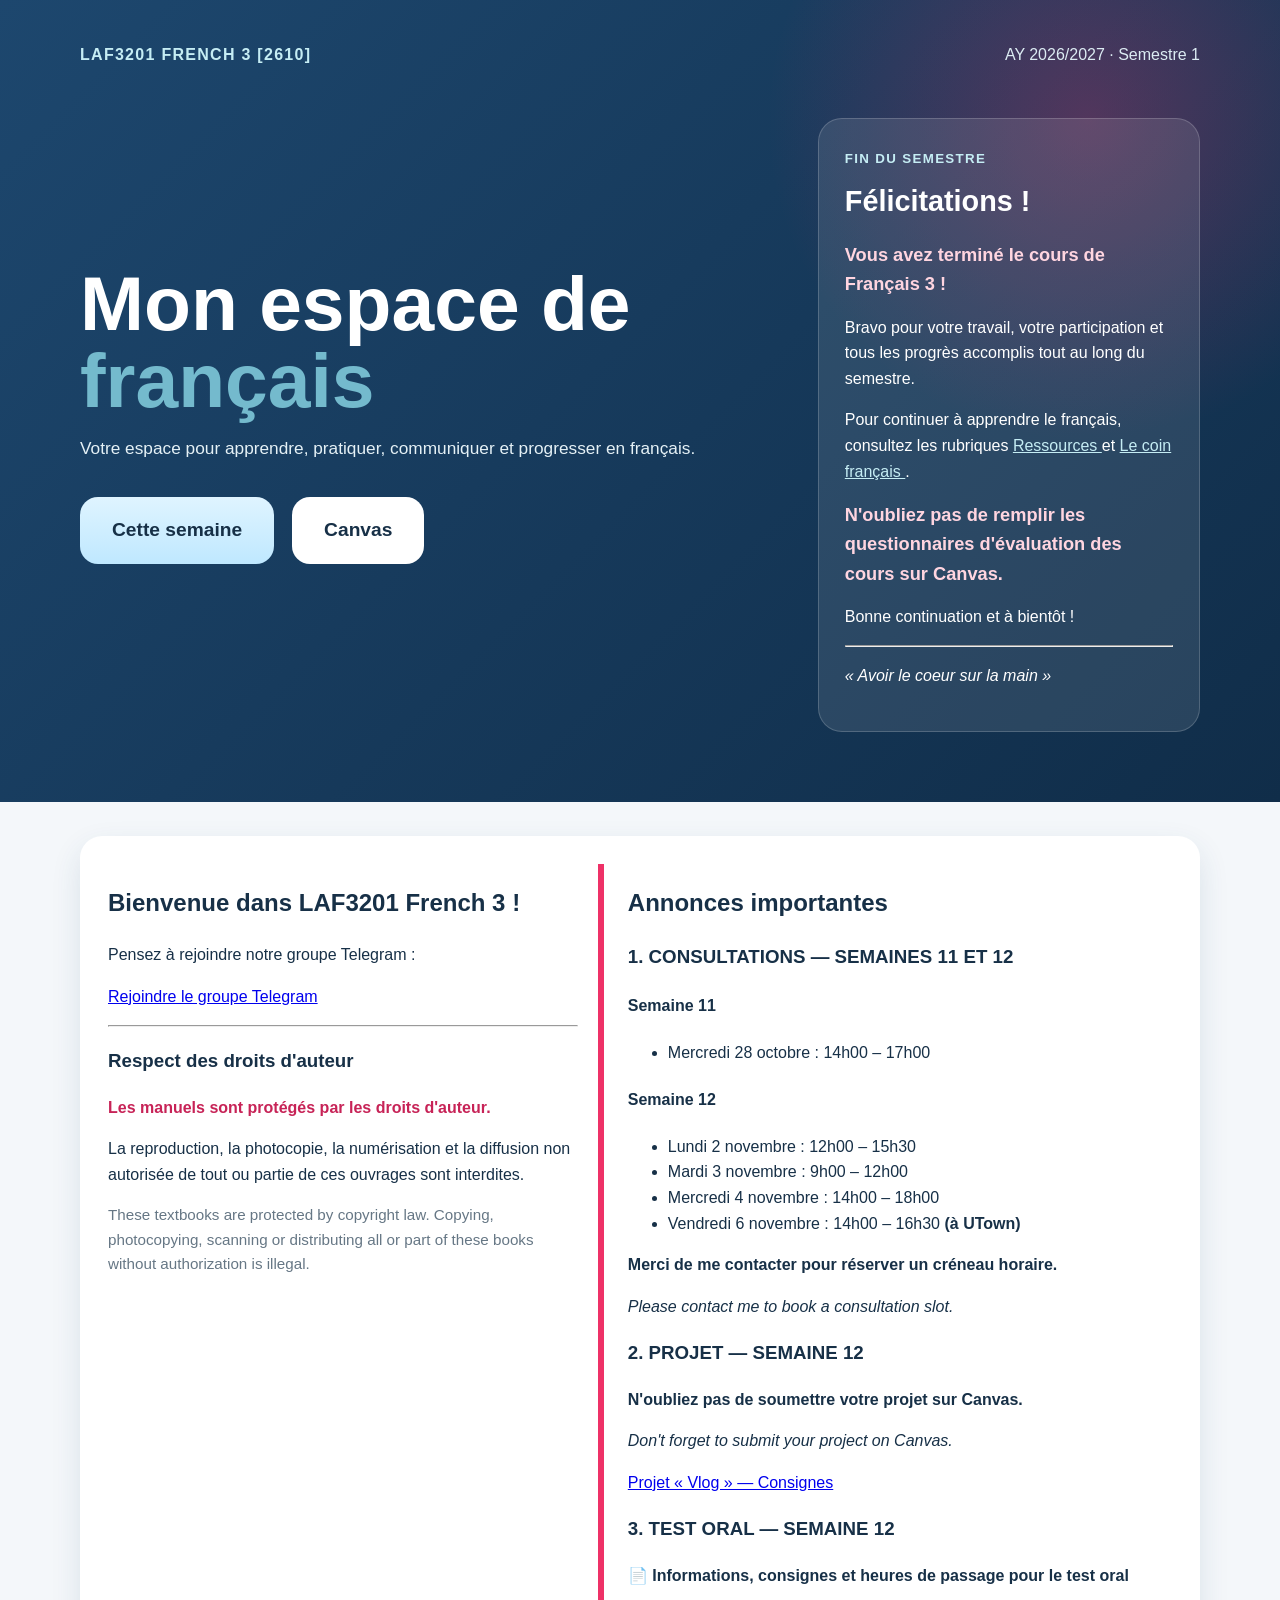
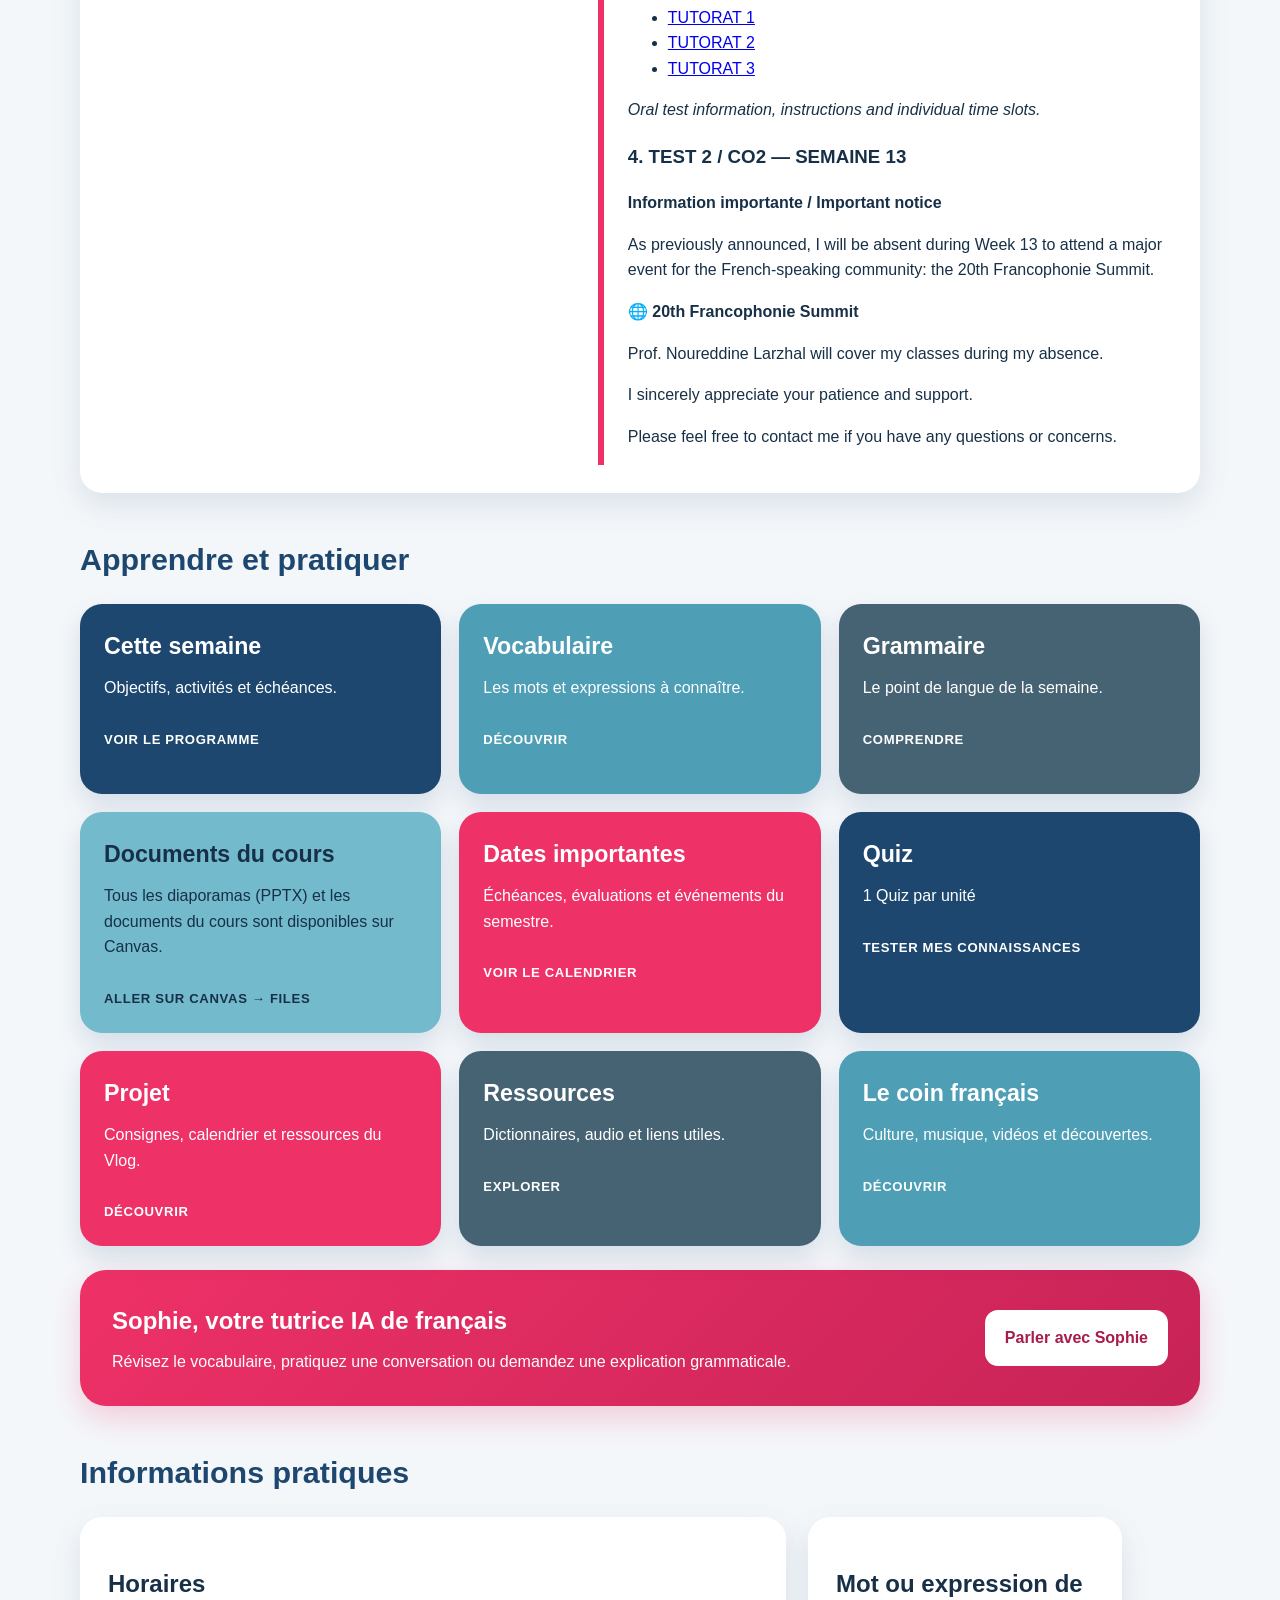
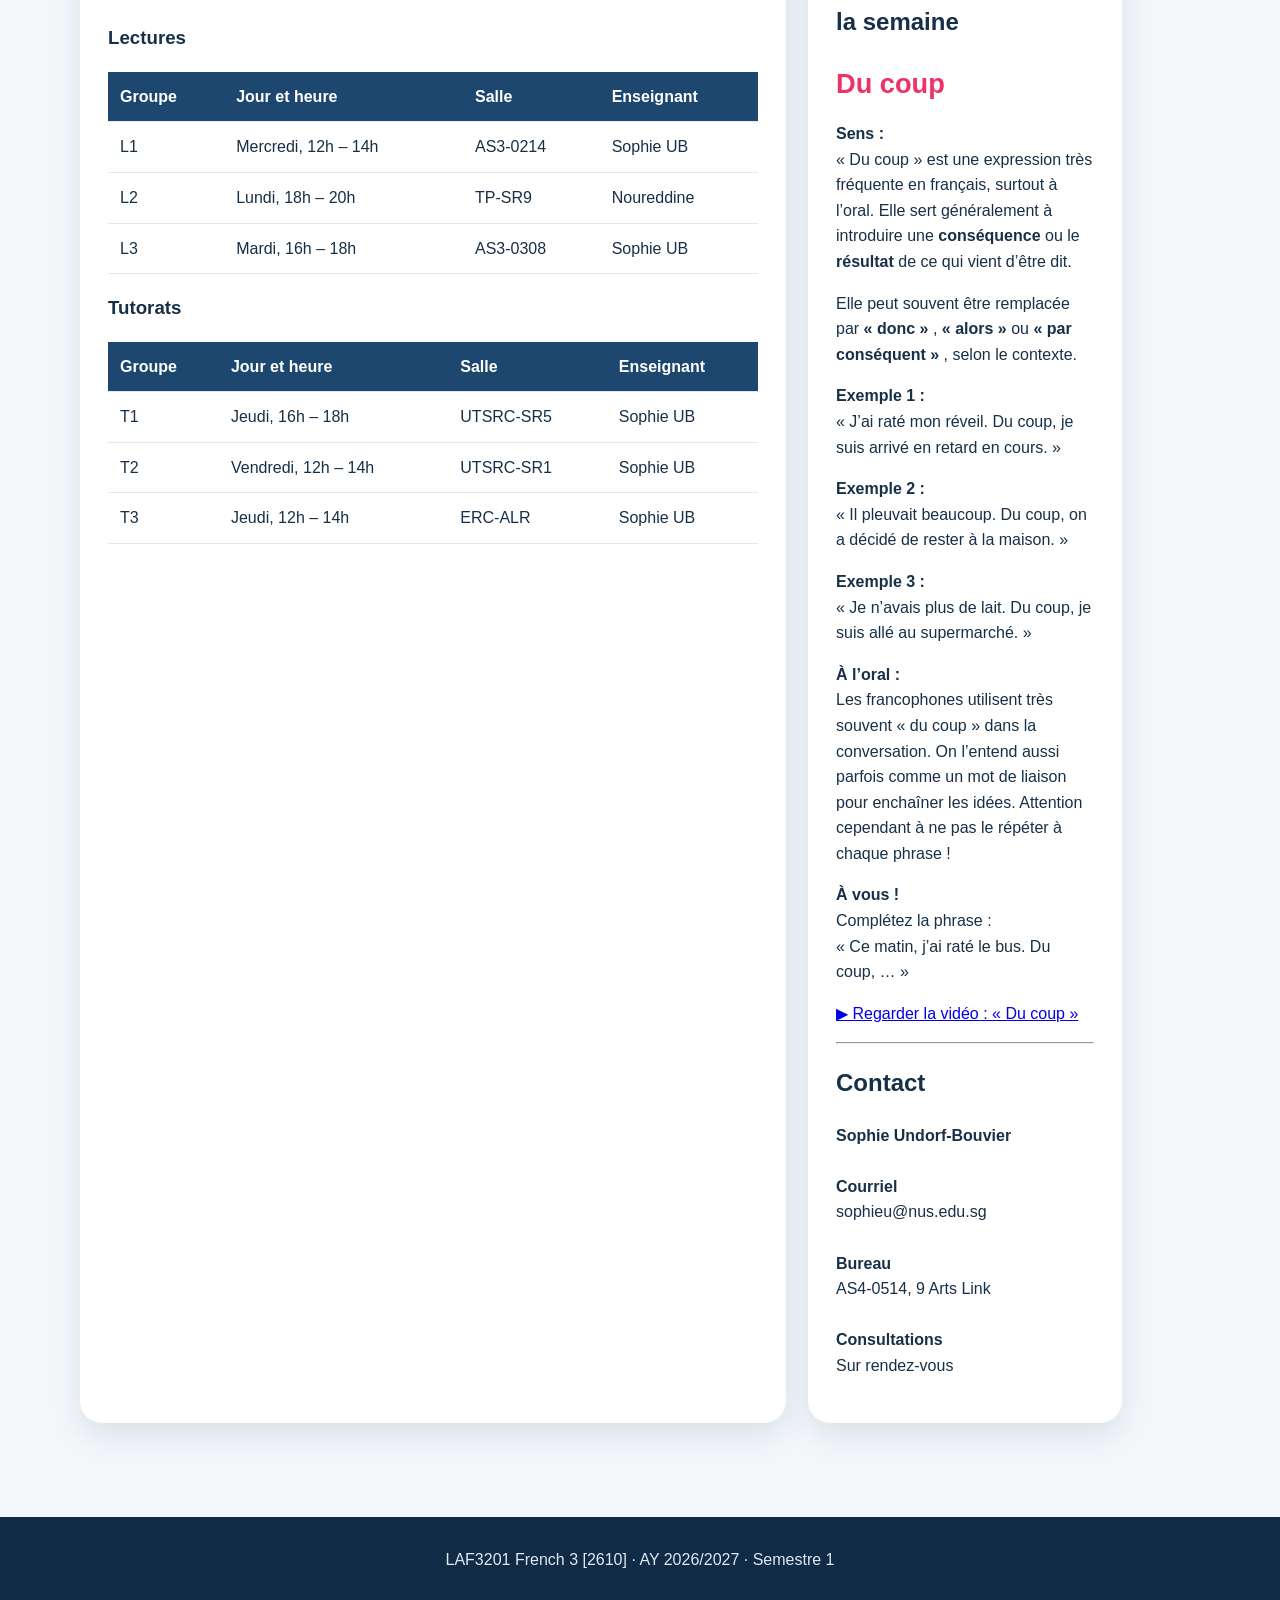
<file: index.html>
<!DOCTYPE html>
<html lang="fr">

<head>

  <meta charset="UTF-8">

  <meta
    name="viewport"
    content="width=device-width, initial-scale=1.0"
  >

  <title>Mon espace de français</title>


  <style>

    :root {
      --bleu-fonce: #1D476E;
      --bleu-clair: #74BACD;
      --rose: #EE3167;
      --fond: #F4F7FA;
      --blanc: #FFFFFF;
      --texte: #173047;
      --gris: #667785;
    }


    * {
      box-sizing: border-box;
    }


    body {
      margin: 0;
      font-family: Arial, Helvetica, sans-serif;
      color: var(--texte);
      background: var(--fond);
      line-height: 1.6;
    }


    header {
      padding: 42px 24px 70px;
      color: var(--blanc);

      background:
        radial-gradient(
          circle at 85% 15%,
          rgba(238, 49, 103, 0.28),
          transparent 25%
        ),
        linear-gradient(
          135deg,
          var(--bleu-fonce),
          #102D49
        );
    }


    .conteneur {
      width: min(1120px, calc(100% - 40px));
      margin: auto;
    }


    .meta {
      display: flex;
      justify-content: space-between;
      gap: 20px;
      flex-wrap: wrap;
      margin-bottom: 50px;
      color: #DCECF3;
    }


    .code-cours {
      font-weight: bold;
      letter-spacing: 0.08em;
      text-transform: uppercase;
      color: #C5EDF4;
    }


    .entete {
      display: grid;
      grid-template-columns: 1.3fr 0.7fr;
      gap: 28px;
      align-items: center;
    }


    h1 {
      margin: 0 0 16px;
      font-size: clamp(2.7rem, 6vw, 5rem);
      line-height: 1;
    }


    h1 span {
      color: var(--bleu-clair);
    }


    .introduction {
      max-width: 720px;
      margin: 0;
      color: #E5F1F6;
      font-size: 1.08rem;
    }


    .semaine {
      padding: 26px;
      border: 1px solid rgba(255, 255, 255, 0.18);
      border-radius: 24px;
      background: rgba(255, 255, 255, 0.1);
    }


    .semaine small {
      font-weight: bold;
      text-transform: uppercase;
      letter-spacing: 0.1em;
      color: #C5EDF4;
    }


    .semaine h2 {
      margin: 8px 0 6px;
      font-size: 1.8rem;
    }


    .semaine strong {
      color: #FFD5E0;
      font-size: 1.14rem;
    }


    main {
      padding: 34px 0 70px;
    }


    .bloc-blanc {
      padding: 28px;
      margin-bottom: 24px;
      border-radius: 22px;
      background: var(--blanc);
      box-shadow: 0 12px 30px rgba(29, 71, 110, 0.12);
    }


    .bienvenue {
      display: grid;
      grid-template-columns: 0.9fr 1.1fr;
      gap: 20px;
    }


    .annonce {
      padding-left: 24px;
      border-left: 6px solid var(--rose);
    }


    .titre-section {
      margin: 42px 0 20px;
      color: var(--bleu-fonce);
      font-size: 1.9rem;
    }


    .grille {
      display: grid;
      grid-template-columns: repeat(3, 1fr);
      gap: 18px;
    }


    .carte {
      min-height: 190px;
      padding: 24px;
      border-radius: 22px;
      color: var(--blanc);
      text-decoration: none;
      box-shadow: 0 12px 26px rgba(29, 71, 110, 0.14);
      transition: transform 0.2s ease;
    }


    .carte:hover {
      transform: translateY(-4px);
    }


    .carte h3 {
      margin: 0 0 10px;
      font-size: 1.45rem;
    }


    .carte p {
      margin: 0;
    }


    .carte span {
      display: block;
      margin-top: 28px;
      font-size: 0.82rem;
      font-weight: bold;
      text-transform: uppercase;
      letter-spacing: 0.05em;
    }


    .bleu {
      background: var(--bleu-fonce);
    }


    .bleu-clair {
      background: #4E9EB5;
    }


    .rose {
      background: var(--rose);
    }


    .gris {
      background: #466373;
    }


    .clair {
      color: var(--texte);
      background: var(--bleu-clair);
    }


    .sophie {
      display: grid;
      grid-template-columns: 1fr auto;
      gap: 24px;
      align-items: center;
      margin-top: 24px;
      padding: 32px;
      color: var(--blanc);
      border-radius: 26px;

      background:
        linear-gradient(
          135deg,
          var(--rose),
          #C72357
        );

      box-shadow:
        0 12px 30px rgba(238, 49, 103, 0.22);
    }


    .sophie h2 {
      margin: 0 0 8px;
    }


    .sophie p {
      margin: 0;
    }


    .bouton-sophie {
      padding: 15px 20px;
      color: #A71C49;
      font-weight: bold;
      text-decoration: none;
      border-radius: 13px;
      background: var(--blanc);
    }


    .infos {
      display: grid;
      grid-template-columns: 1.2fr 0.8fr;
      gap: 22px;
    }


    .tableau {
      overflow-x: auto;
    }


    table {
      width: 100%;
      min-width: 650px;
      border-collapse: collapse;
    }


    th,
    td {
      padding: 12px;
      text-align: left;
      border-bottom: 1px solid #E2E9ED;
    }


    th {
      color: var(--blanc);
      background: var(--bleu-fonce);
    }


    .expression {
      margin: 8px 0;
      color: var(--rose);
      font-size: 1.7rem;
      font-weight: bold;
    }


    .hero-boutons {
      display: flex;
      gap: 18px;
      margin-top: 35px;
      margin-bottom: 20px;
    }


    .bouton-principal,
    .bouton-secondaire {
      display: inline-block;
      padding: 18px 32px;
      border-radius: 18px;
      text-decoration: none;
      font-size: 1.2rem;
      font-weight: bold;
      transition: 0.2s;
    }


    .bouton-principal {
      background:
        linear-gradient(
          #DFF4FF,
          #BFE8FF
        );

      color: #173047;
    }


    .bouton-secondaire {
      background: white;
      color: #173047;
    }


    .bouton-principal:hover,
    .bouton-secondaire:hover {
      transform: translateY(-3px);
    }


    footer {
      padding: 30px 20px;
      color: #DCEAF1;
      text-align: center;
      background: #102B45;
    }


    @media (max-width: 850px) {

      .entete,
      .bienvenue,
      .sophie,
      .infos {
        grid-template-columns: 1fr;
      }


      .grille {
        grid-template-columns: repeat(2, 1fr);
      }

    }


    @media (max-width: 560px) {

      .grille {
        grid-template-columns: 1fr;
      }

    }

  </style>

</head>


<body>


<!-- =====================================================
     EN-TÊTE
     ===================================================== -->

<header>

  <div class="conteneur">


    <div class="meta">

      <div class="code-cours">
        LAF3201 French 3 [2610]
      </div>

      <div>
        AY 2026/2027 · Semestre 1
      </div>

    </div>


    <div class="entete">


      <div>

        <h1>
          Mon espace de <span>français</span>
        </h1>

        <p class="introduction">
          Votre espace pour apprendre, pratiquer, communiquer
          et progresser en français.
        </p>


        <div class="hero-boutons">

          <a
            class="bouton-principal"
            href="semaine.html"
          >
            Cette semaine
          </a>


          <a
            class="bouton-secondaire"
            href="https://canvas.nus.edu.sg/courses/94838"
            target="_blank"
            rel="noopener noreferrer"
          >
            Canvas
          </a>

        </div>

      </div>


      <!-- =================================================
           SEMAINE ACTUELLE
           ================================================= -->
      <!-- SEMAINE ACTUELLE -->

      <div class="semaine">

        <small>Fin du semestre</small>

        <h2>Félicitations !</h2>

        <p>
          <strong>
            Vous avez terminé le cours de Français 3 !
          </strong>
        </p>

        <p>
          Bravo pour votre travail, votre participation
          et tous les progrès accomplis
          tout au long du semestre.
        </p>

        <p>
          Pour continuer à apprendre le français,
          consultez les rubriques
          <a href="ressources.html" style="color:#C5EDF4;">
            Ressources
          </a>
          et
          <a href="coin-francais.html" style="color:#C5EDF4;">
            Le coin français
          </a>.
        </p>

        <p>
          <strong>
            N'oubliez pas de remplir les questionnaires
            d'évaluation des cours sur Canvas.
          </strong>
        </p>

        <p>Bonne continuation et à bientôt !</p>

        <hr>

        <p style="font-style:italic;">
          « Avoir le coeur sur la main »
        </p>

      </div>

    </div>

  </div>

</header>



<main class="conteneur">
      

  <!-- =====================================================
       BIENVENUE ET ANNONCES
       ===================================================== -->

  <section class="bloc-blanc bienvenue">


    <!-- ===================================================
         COLONNE DE GAUCHE
         =================================================== -->

    <div>


      <h2>
        Bienvenue dans LAF3201 French 3 !
      </h2>


      <p>
        Pensez à rejoindre notre groupe Telegram :
      </p>


      <p>

        <a
          class="lien-telegram"
          href="https://t.me/+4mZw1qw5F0RhOTk1"
          target="_blank"
          rel="noopener noreferrer"
        >
          Rejoindre le groupe Telegram
        </a>

      </p>


      <hr>


      <h3>
        Respect des droits d'auteur
      </h3>


      <p
        style="
          color:#C72357;
          font-weight:bold;
        "
      >
        Les manuels sont protégés
        par les droits d'auteur.
      </p>


      <p>
        La reproduction, la photocopie,
        la numérisation et la diffusion
        non autorisée de tout ou partie
        de ces ouvrages sont interdites.
      </p>


      <p
        style="
          font-size:0.95em;
          color:#667785;
        "
      >
        These textbooks are protected by copyright law.
        Copying, photocopying, scanning or distributing
        all or part of these books without authorization
        is illegal.
      </p>


    </div>



    <!-- ===================================================
         COLONNE DE DROITE — ANNONCES IMPORTANTES
         =================================================== -->

    <div class="annonce">


      <h2>
        Annonces importantes
      </h2>

<section class="annonces-importantes">


  <!-- ANNONCE 1 : CONSULTATIONS -->

<div class="annonce-detail">

    <h3>1. CONSULTATIONS — SEMAINES 11 ET 12</h3>

    <h4>Semaine 11</h4>

    <ul>
      <li>
        Mercredi 28 octobre : 14h00 – 17h00
      </li>
    </ul>

    <h4>Semaine 12</h4>

    <ul>
      <li>Lundi 2 novembre : 12h00 – 15h30</li>
      <li>Mardi 3 novembre : 9h00 – 12h00</li>
      <li>Mercredi 4 novembre : 14h00 – 18h00</li>
      <li>
        Vendredi 6 novembre : 14h00 – 16h30
        <strong>(à UTown)</strong>
      </li>
    </ul>

    <p>
      <strong>
        Merci de me contacter pour réserver
        un créneau horaire.
      </strong>
    </p>

    <p>
      <em>
        Please contact me to book a consultation slot.
      </em>
    </p>

  </div>


  <!-- ANNONCE 2 : PROJET -->

<div class="annonce-detail">

    <h3>2. PROJET — SEMAINE 12</h3>

    <p>
      <strong>
        N'oubliez pas de soumettre votre projet
        sur Canvas.
      </strong>
    </p>

    <p>
      <em>
        Don't forget to submit your project on Canvas.
      </em>
    </p>

    <p>
      <a
        href="https://sophieub.github.io/francais3-avec-sophie/projet.html"
        target="_blank"
        rel="noopener noreferrer"
      >
        Projet « Vlog » — Consignes
      </a>
    </p>

  </div>


  <!-- ANNONCE 3 : TEST ORAL -->

<div class="annonce-detail">
  
    <h3>3. TEST ORAL — SEMAINE 12</h3>

    <p>
      📄 <strong>
        Informations, consignes et heures de passage
        pour le test oral
      </strong>
    </p>

    <ul>

      <li>
        <a
          href="https://docs.google.com/document/d/1aUiAXTNE1Gs586bFQbzfqdN2aXRR1ZVqG1etUoRWQ98/edit?usp=drivesdk"
          target="_blank"
          rel="noopener noreferrer"
        >
          TUTORAT 1
        </a>
      </li>

      <li>
        <a
          href="https://docs.google.com/document/d/15e70OT97UY4XPiqfXUoGxHr7y6-DMZ6mHlxg7Lb5ue0/edit?usp=drivesdk"
          target="_blank"
          rel="noopener noreferrer"
        >
          TUTORAT 2
        </a>
      </li>

      <li>
        <a
          href="https://docs.google.com/document/d/1H8KkTysXPqQyK3CbGZcw1ZM2NHssTCsV3ravOn2a00E/edit?usp=drivesdk"
          target="_blank"
          rel="noopener noreferrer"
        >
          TUTORAT 3
        </a>
      </li>

    </ul>

    <p>
      <em>
        Oral test information, instructions
        and individual time slots.
      </em>
    </p>

  </div>


  <!-- ANNONCE 4 : TEST 2 / CO2 -->

  <div class="annonce-detail">

    <h3>
      4. TEST 2 / CO2 — SEMAINE 13
    </h3>

    <p>
      <strong>Information importante / Important notice</strong>
    </p>

    <p>
      As previously announced, I will be absent
      during Week 13 to attend a major event
      for the French-speaking community:
      the 20th Francophonie Summit.
    </p>

    <p>
      🌐 <strong>20th Francophonie Summit</strong>
    </p>

    
    <p>
      Prof. Noureddine Larzhal will cover
      my classes during my absence.
    </p>

    <p>
      I sincerely appreciate your patience
      and support.
    </p>

    <p>
      Please feel free to contact me
      if you have any questions or concerns.
    </p>

  </div>
  <!-- FIN DE L'ANNONCE 4 -->

</section>
<!-- FIN DES ANNONCES IMPORTANTES -->

</div>
<!-- FIN DE LA COLONNE DE DROITE -->

</section>
<!-- FIN DE LA SECTION BIENVENUE ET ANNONCES -->

  <!-- =====================================================
       APPRENDRE ET PRATIQUER
       ===================================================== -->

  <h2 class="titre-section">
    Apprendre et pratiquer
  </h2>


  <section class="grille">


    <a
      class="carte bleu"
      href="./semaine.html"
    >

      <h3>
        Cette semaine
      </h3>

      <p>
        Objectifs, activités et échéances.
      </p>

      <span>
        Voir le programme
      </span>

    </a>



    <a
      class="carte bleu-clair"
      href="vocabulaire.html"
    >

      <h3>
        Vocabulaire
      </h3>

      <p>
        Les mots et expressions à connaître.
      </p>

      <span>
        Découvrir
      </span>

    </a>



    <a
      class="carte gris"
      href="grammaire.html"
    >

      <h3>
        Grammaire
      </h3>

      <p>
        Le point de langue de la semaine.
      </p>

      <span>
        Comprendre
      </span>

    </a>



    <a
      class="carte clair"
      href="https://canvas.nus.edu.sg/courses/94838/files"
      target="_blank"
      rel="noopener noreferrer"
    >

      <h3>
        Documents du cours
      </h3>

      <p>
        Tous les diaporamas (PPTX)
        et les documents du cours
        sont disponibles sur Canvas.
      </p>

      <span>
        Aller sur Canvas → Files
      </span>

    </a>



    <a
      class="carte rose"
      href="dates-importantes.html"
    >

      <h3>
        Dates importantes
      </h3>

      <p>
        Échéances, évaluations
        et événements du semestre.
      </p>

      <span>
        Voir le calendrier
      </span>

    </a>



    <a
      class="carte bleu"
      href="quiz.html"
    >

      <h3>
        Quiz
      </h3>

      <p>
        1 Quiz par unité
      </p>

      <span>
        Tester mes connaissances
      </span>

    </a>



    <a
      class="carte rose"
      href="projet.html"
    >

      <h3>
        Projet
      </h3>

      <p>
        Consignes, calendrier
        et ressources du Vlog.
      </p>

      <span>
        Découvrir
      </span>

    </a>



    <a
      class="carte gris"
      href="ressources.html"
    >

      <h3>
        Ressources
      </h3>

      <p>
        Dictionnaires, audio
        et liens utiles.
      </p>

      <span>
        Explorer
      </span>

    </a>



    <a
      class="carte bleu-clair"
      href="coin-francais.html"
    >

      <h3>
        Le coin français
      </h3>

      <p>
        Culture, musique,
        vidéos et découvertes.
      </p>

      <span>
        Découvrir
      </span>

    </a>


  </section>



  <!-- =====================================================
       SOPHIE
       ===================================================== -->

  <section class="sophie">


    <div>

      <h2>
        Sophie, votre tutrice IA de français
      </h2>

      <p>
        Révisez le vocabulaire,
        pratiquez une conversation
        ou demandez une explication grammaticale.
      </p>

    </div>


    <a
      class="bouton-sophie"
      href="https://chatgpt.com/g/g-67f286c0a39c8191970bdf522bf7a80b-sophie-ta-tutrice-ia-de-francais"
      target="_blank"
      rel="noopener noreferrer"
    >
      Parler avec Sophie
    </a>


  </section>



  <!-- =====================================================
       INFORMATIONS PRATIQUES
       ===================================================== -->

  <h2 class="titre-section">
    Informations pratiques
  </h2>


  <section class="infos">


    <!-- ===================================================
         HORAIRES
         =================================================== -->

    <div class="bloc-blanc">


      <h2>
        Horaires
      </h2>


      <h3>
        Lectures
      </h3>


      <div class="tableau">


        <table>


          <thead>

            <tr>

              <th>
                Groupe
              </th>

              <th>
                Jour et heure
              </th>

              <th>
                Salle
              </th>

              <th>
                Enseignant
              </th>

            </tr>

          </thead>


          <tbody>


            <tr>

              <td>
                L1
              </td>

              <td>
                Mercredi, 12h – 14h
              </td>

              <td>
                AS3-0214
              </td>

              <td>
                Sophie UB
              </td>

            </tr>


            <tr>

              <td>
                L2
              </td>

              <td>
                Lundi, 18h – 20h
              </td>

              <td>
                TP-SR9
              </td>

              <td>
                Noureddine
              </td>

            </tr>


            <tr>

              <td>
                L3
              </td>

              <td>
                Mardi, 16h – 18h
              </td>

              <td>
                AS3-0308
              </td>

              <td>
                Sophie UB
              </td>

            </tr>


          </tbody>


        </table>


      </div>



      <h3>
        Tutorats
      </h3>


      <div class="tableau">


        <table>


          <thead>

            <tr>

              <th>
                Groupe
              </th>

              <th>
                Jour et heure
              </th>

              <th>
                Salle
              </th>

              <th>
                Enseignant
              </th>

            </tr>

          </thead>


          <tbody>


            <tr>

              <td>
                T1
              </td>

              <td>
                Jeudi, 16h – 18h
              </td>

              <td>
                UTSRC-SR5
              </td>

              <td>
                Sophie UB
              </td>

            </tr>


            <tr>

              <td>
                T2
              </td>

              <td>
                Vendredi, 12h – 14h
              </td>

              <td>
                UTSRC-SR1
              </td>

              <td>
                Sophie UB
              </td>

            </tr>


            <tr>

              <td>
                T3
              </td>

              <td>
                Jeudi, 12h – 14h
              </td>

              <td>
                ERC-ALR
              </td>

              <td>
                Sophie UB
              </td>

            </tr>


          </tbody>


        </table>


      </div>


    </div>



    <!-- ===================================================
         MOT OU EXPRESSION DE LA SEMAINE
         =================================================== -->

    <div class="bloc-blanc">


      <h2>
        Mot ou expression de la semaine
      </h2>


      <div class="expression">
        Du coup
      </div>


      <p>

        <strong>
          Sens :
        </strong>

        <br>

        « Du coup » est une expression
        très fréquente en français,
        surtout à l’oral.

        Elle sert généralement
        à introduire une
        <strong>conséquence</strong>
        ou le
        <strong>résultat</strong>
        de ce qui vient d’être dit.

      </p>


      <p>

        Elle peut souvent être remplacée par

        <strong>
          « donc »
        </strong>,

        <strong>
          « alors »
        </strong>

        ou

        <strong>
          « par conséquent »
        </strong>,

        selon le contexte.

      </p>


      <p>

        <strong>
          Exemple 1 :
        </strong>

        <br>

        « J’ai raté mon réveil.
        Du coup, je suis arrivé
        en retard en cours. »

      </p>


      <p>

        <strong>
          Exemple 2 :
        </strong>

        <br>

        « Il pleuvait beaucoup.
        Du coup, on a décidé
        de rester à la maison. »

      </p>


      <p>

        <strong>
          Exemple 3 :
        </strong>

        <br>

        « Je n’avais plus de lait.
        Du coup, je suis allé
        au supermarché. »

      </p>


      <p>

        <strong>
          À l’oral :
        </strong>

        <br>

        Les francophones utilisent
        très souvent « du coup »
        dans la conversation.

        On l’entend aussi parfois
        comme un mot de liaison
        pour enchaîner les idées.

        Attention cependant
        à ne pas le répéter
        à chaque phrase !

      </p>


      <p>

        <strong>
          À vous !
        </strong>

        <br>

        Complétez la phrase :

        <br>

        « Ce matin,
        j’ai raté le bus.
        Du coup, … »

      </p>


      <p>

        <a
          href="https://youtu.be/wZCOsPIOFKI?is=UKUmdfyJuuD3tXpl"
          target="_blank"
          rel="noopener noreferrer"
        >
          ▶ Regarder la vidéo : « Du coup »
        </a>

      </p>


      <hr>



      <!-- =================================================
           CONTACT
           ================================================= -->

      <h2>
        Contact
      </h2>


      <p>

        <strong>
          Sophie Undorf-Bouvier
        </strong>

        <br><br>


        <strong>
          Courriel
        </strong>

        <br>

        sophieu@nus.edu.sg

        <br><br>


        <strong>
          Bureau
        </strong>

        <br>

        AS4-0514, 9 Arts Link

        <br><br>


        <strong>
          Consultations
        </strong>

        <br>

        Sur rendez-vous

      </p>


    </div>


  </section>


</main>



<!-- =====================================================
     PIED DE PAGE
     ===================================================== -->

<footer>

  LAF3201 French 3 [2610] ·
  AY 2026/2027 ·
  Semestre 1

</footer>



<!-- =====================================================
     DONNÉES DU COURS
     ===================================================== -->

<script src="cours-data.js"></script>


<script>

  document.getElementById("accueil-semaine").textContent =
    "Nous sommes en semaine " + coursData.semaine;


  document.getElementById("accueil-lecture-titre").textContent =
    "Lecture " + coursData.lecture.numero;


  document.getElementById("accueil-lecture-unite").textContent =
    coursData.lecture.unite;


  document.getElementById("accueil-lecture-contenu").textContent =
    coursData.lecture.contenu;


  document.getElementById("accueil-lecture-complement").textContent =
    coursData.lecture.complement;


  document.getElementById("accueil-lecture-pages").textContent =
    coursData.lecture.pages;


  document.getElementById("accueil-tutorat-titre").textContent =
    "Tutorat " + coursData.tutorat.numero;


  document.getElementById("accueil-tutorat-unite").textContent =
    coursData.tutorat.unite;


  document.getElementById("accueil-tutorat-contenu").textContent =
    coursData.tutorat.contenu;


  document.getElementById("accueil-presence").textContent =
    "Nous sommes en semaine " +
    coursData.semaine +
    ". Votre présence aux lectures et aux tutorats est obligatoire.";


  document.getElementById("accueil-proverbe").textContent =
    "« " + coursData.proverbe + " »";

</script>


</body>

</html>
</file>
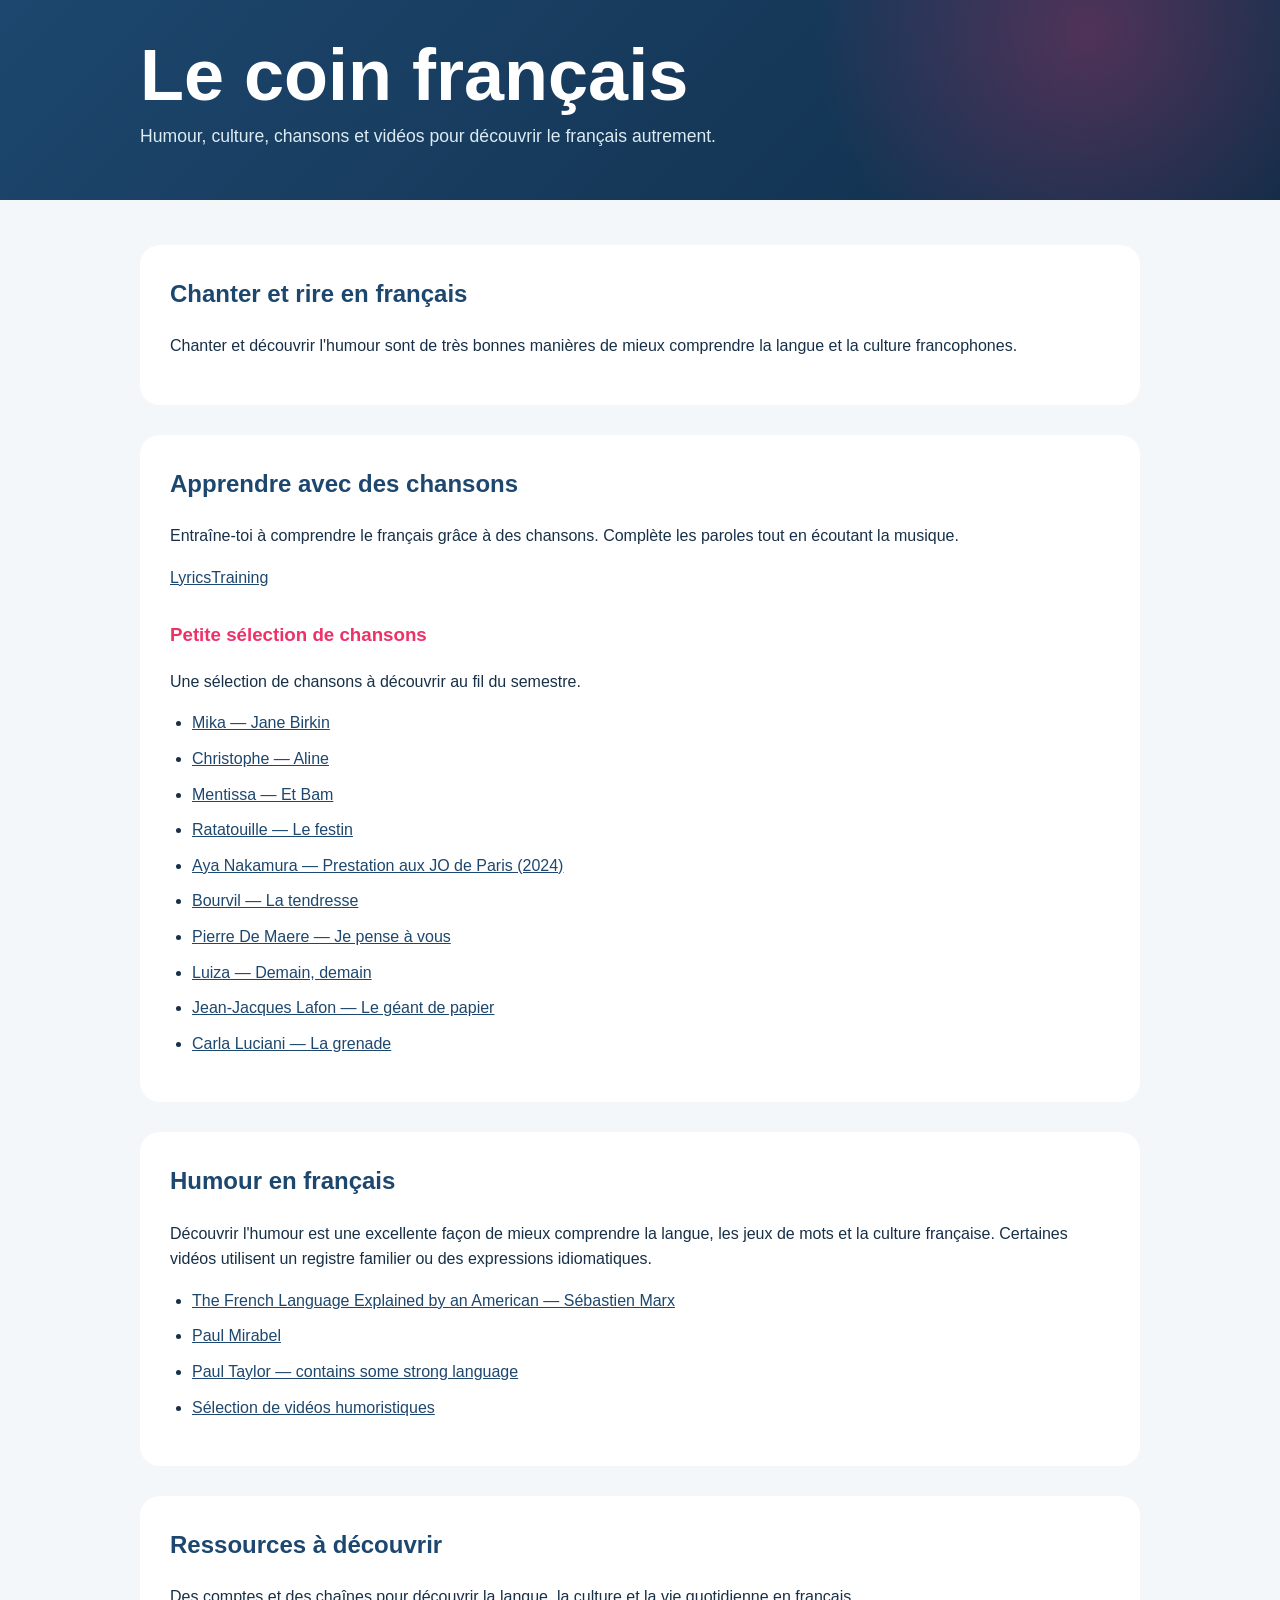
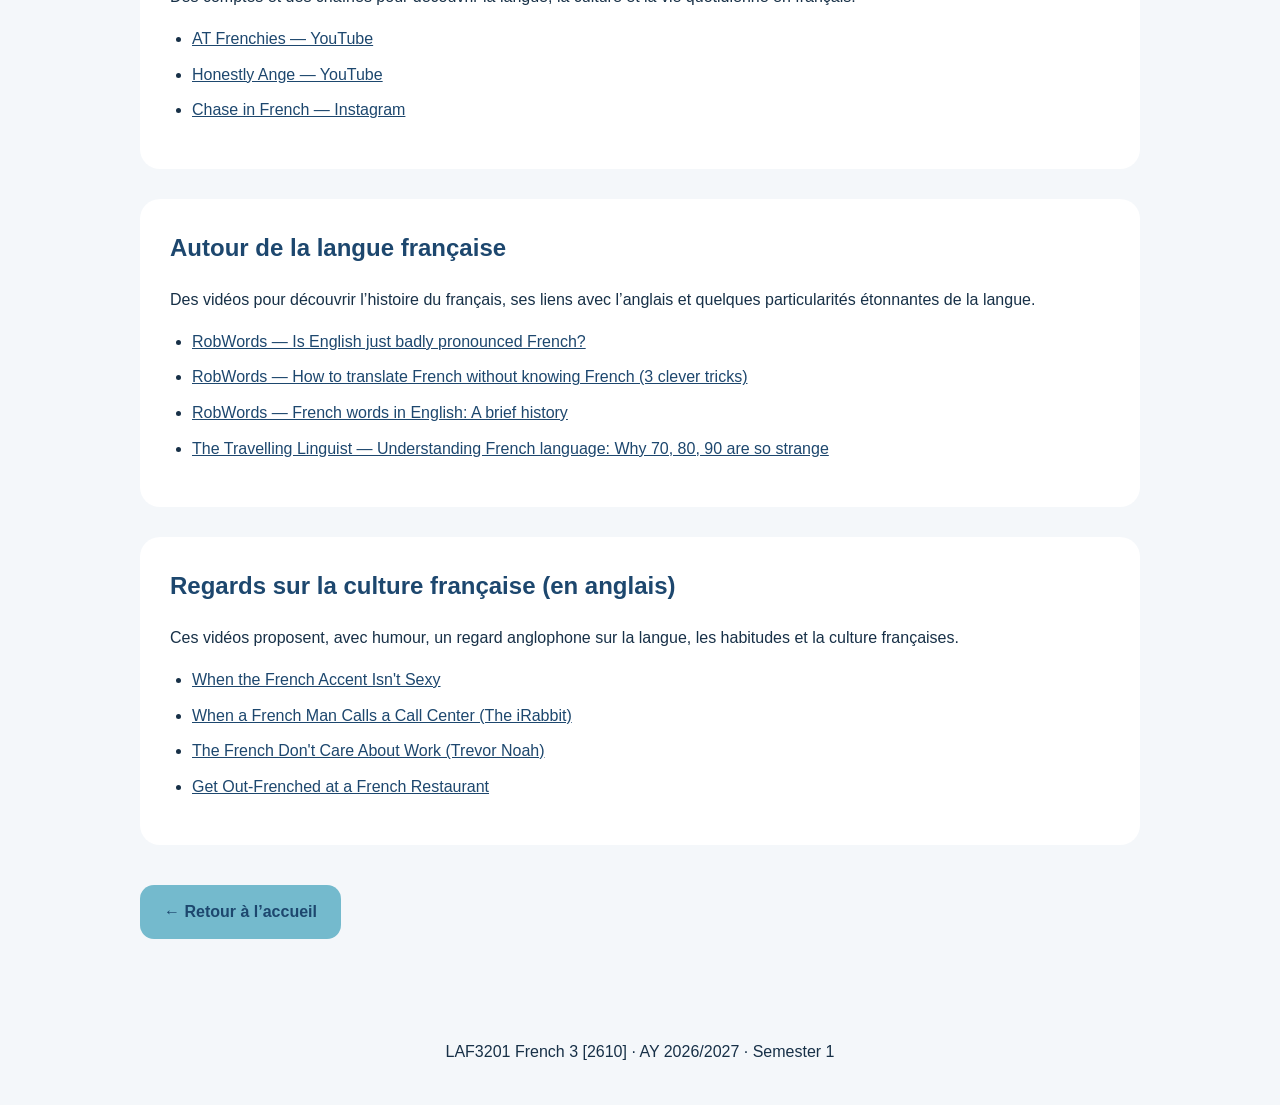
<file: coin-francais.html>
<!DOCTYPE html>
<html lang="fr">

<head>
  <meta charset="UTF-8">
  <meta name="viewport" content="width=device-width, initial-scale=1.0">

  <title>Le coin français</title>

  <style>
    :root {
      --bleu-fonce: #1D476E;
      --bleu-clair: #74BACD;
      --rose: #EE3167;
      --fond: #F4F7FA;
      --blanc: #FFFFFF;
      --texte: #173047;
      --gris: #667785;
    }

    * {
      box-sizing: border-box;
    }

    body {
      margin: 0;
      font-family: Arial, Helvetica, sans-serif;
      background: var(--fond);
      color: var(--texte);
      line-height: 1.6;
    }

    .conteneur {
      width: min(1000px, calc(100% - 40px));
      margin: auto;
    }

    /* =========================
       EN-TÊTE
       ========================= */

    header {
      padding: 38px 24px 50px;
      color: var(--blanc);
      background:
        radial-gradient(
          circle at 85% 15%,
          rgba(238, 49, 103, 0.28),
          transparent 25%
        ),
        linear-gradient(135deg, var(--bleu-fonce), #102D49);
    }

    header h1 {
      margin: 0 0 8px;
      font-size: clamp(2.5rem, 6vw, 4.5rem);
      line-height: 1.05;
    }

    header p {
      margin: 0;
      color: #DCECF3;
      font-size: 1.1rem;
    }

    /* =========================
       CONTENU PRINCIPAL
       ========================= */

    main {
      padding: 45px 0 70px;
    }

    .bloc {
      background: var(--blanc);
      padding: 30px;
      border-radius: 20px;
      margin-bottom: 30px;
    }

    .bloc h2 {
      margin-top: 0;
      color: var(--bleu-fonce);
    }

    .bloc h3 {
      margin-top: 30px;
      color: var(--rose);
    }

    /* =========================
       LIENS
       ========================= */

    a {
      color: var(--bleu-fonce);
    }

    ul {
      padding-left: 22px;
    }

    li {
      margin-bottom: 10px;
    }

    /* =========================
       BOUTON RETOUR
       ========================= */

    .retour {
      display: inline-block;
      margin-top: 10px;
      padding: 14px 24px;
      background: var(--bleu-clair);
      color: var(--bleu-fonce);
      font-weight: bold;
      font-size: 1rem;
      text-decoration: none;
      border-radius: 14px;
    }

    .retour:hover {
      opacity: 0.9;
      text-decoration: none;
    }

    /* =========================
       PIED DE PAGE
       ========================= */

    footer {
      text-align: center;
      padding: 30px 20px 40px;
      color: var(--texte);
    }
  </style>
</head>


<body>

  <!-- =========================
       EN-TÊTE
       ========================= -->

  <header>

    <div class="conteneur">

      <h1>Le coin français</h1>

      <p>
        Humour, culture, chansons et vidéos pour découvrir
        le français autrement.
      </p>

    </div>

  </header>


  <!-- =========================
       CONTENU
       ========================= -->

  <main>

    <div class="conteneur">
<!-- =========================
     INTRODUCTION
     ========================= -->

<div class="bloc">

  <h2>Chanter et rire en français</h2>

  <p>
    Chanter et découvrir l'humour sont de très bonnes manières
    de mieux comprendre la langue et la culture francophones.
  </p>

</div>

      <!-- =========================
           CHANSONS
           ========================= -->

      <div class="bloc">

        <h2>Apprendre avec des chansons</h2>

        <p>
          Entraîne-toi à comprendre le français grâce à des chansons.
          Complète les paroles tout en écoutant la musique.
        </p>

        <p>
          <a
            href="https://fr.lyricstraining.com/fr/#google_vignette"
            target="_blank"
            rel="noopener noreferrer"
          >
            LyricsTraining
          </a>
        </p>


        <h3>Petite sélection de chansons</h3>

        <p>
          Une sélection de chansons à découvrir au fil du semestre.
        </p>

        <ul>

  <li>
    <a
      href="https://youtu.be/43OoBpO-jFY?is=d6FIRXozY7SX5ztA"
      target="_blank"
      rel="noopener noreferrer"
    >
      Mika — Jane Birkin
    </a>
  </li>

  <li>
    <a
      href="https://youtu.be/NU9qYbLtPog?is=NEF0ZUyoHgsyHsER"
      target="_blank"
      rel="noopener noreferrer"
    >
      Christophe — Aline
    </a>
  </li>

  <li>
    <a
      href="https://youtu.be/JNFbAFwi1uQ?is=hbBtNjoO7xjgdFby"
      target="_blank"
      rel="noopener noreferrer"
    >
      Mentissa — Et Bam
    </a>
  </li>

  <li>
    <a
      href="https://youtu.be/bAS1YptST04?is=_MKyNxBsVCDqVTH2"
      target="_blank"
      rel="noopener noreferrer"
    >
      Ratatouille — Le festin
    </a>
  </li>

  <li>
    <a
      href="https://youtu.be/uuHtD8MOaFk?si=ppmqrIuabc25fJZ0"
      target="_blank"
      rel="noopener noreferrer"
    >
      Aya Nakamura — Prestation aux JO de Paris (2024)
    </a>
  </li>

  <li>
    <a
      href="https://youtu.be/fcaIamIU8U0?si=_USp8-uWTOKLA9nQ"
      target="_blank"
      rel="noopener noreferrer"
    >
      Bourvil — La tendresse
    </a>
  </li>

  <li>
    <a
      href="https://youtu.be/kb3VccFdBpw?si=_AoRClGXsnECRWeV"
      target="_blank"
      rel="noopener noreferrer"
    >
      Pierre De Maere — Je pense à vous
    </a>
  </li>

  <li>
    <a
      href="https://youtu.be/oSKtjSSrRqE?si=O6bI-1Gk1k2jDvES"
      target="_blank"
      rel="noopener noreferrer"
    >
      Luiza — Demain, demain
    </a>
  </li>
 <li>
          <a
            href="https://youtu.be/Vvty04zpzDI?is=F5EieNqG3z6Roo2I"
            target="_blank"
            rel="noopener noreferrer"
          >
             Jean-Jacques Lafon — Le géant de papier 
          </a>
        </li>        
<li>
          <a
            href="https://youtu.be/5VhxVKBY1UA?is=khSpIxFhwX8SCufg"
            target="_blank"
            rel="noopener noreferrer"
          >
            Carla Luciani — La grenade
          </a>
        </li>
</ul>

        <!--
        POUR AJOUTER UNE NOUVELLE CHANSON :

        <li>
          <a
            href="LIEN-DE-LA-CHANSON"
            target="_blank"
            rel="noopener noreferrer"
          >
            Artiste — Titre de la chanson
          </a>
        </li>
        -->

      </div>


      <!-- =========================
           HUMOUR
           ========================= -->

      <div class="bloc">

        <h2>Humour en français</h2>

        <p>
          Découvrir l'humour est une excellente façon de mieux comprendre
          la langue, les jeux de mots et la culture française.
          Certaines vidéos utilisent un registre familier
          ou des expressions idiomatiques.
        </p>

        <ul>

          <li>
            <a
              href="https://youtu.be/opOFm3KV1eI?is=YW0m01_oLUB5RE35"
              target="_blank"
              rel="noopener noreferrer"
            >
              The French Language Explained by an American — Sébastien Marx
            </a>
          </li>

          <li>
            <a
              href="https://youtu.be/LTYFSYUjKNw?is=yg_677pwAe8lfxPC"
              target="_blank"
              rel="noopener noreferrer"
            >
              Paul Mirabel
            </a>
          </li>

          <li>
            <a
              href="https://youtu.be/Pae2AMnmUVA?is=vYfQREprwZJCuKOo"
              target="_blank"
              rel="noopener noreferrer"
            >
              Paul Taylor — contains some strong language
            </a>
          </li>

          <li>
            <a
              href="https://youtube.com/playlist?list=PLIoImkPlL6eg_m9lLiCpWpp9hmZ3S5aCO&si=dOrp_lYdIMaDxgp_"
              target="_blank"
              rel="noopener noreferrer"
            >
              Sélection de vidéos humoristiques
            </a>
          </li>

        </ul>

      </div>


      <!-- =========================
     RESSOURCES À DÉCOUVRIR
     ========================= -->

<div class="bloc">

  <h2>Ressources à découvrir</h2>

  <p>
    Des comptes et des chaînes pour découvrir la langue,
    la culture et la vie quotidienne en français.
  </p>

  <ul>

    <li>
      <a
        href="https://youtube.com/@atfrenchies?si=sWHg3YUJLhnq30hC"
        target="_blank"
        rel="noopener noreferrer"
      >
        AT Frenchies — YouTube
      </a>
    </li>

    <li>
      <a
        href="https://youtube.com/@honestlyange?si=oQYH2i6bo9t09O9F"
        target="_blank"
        rel="noopener noreferrer"
      >
        Honestly Ange — YouTube
      </a>
    </li>

    <li>
      <a
        href="https://www.instagram.com/chaseinfrench?stkn=Nm1zbGpobDR6ODkz"
        target="_blank"
        rel="noopener noreferrer"
      >
        Chase in French — Instagram
      </a>
    </li>

  </ul>

</div>


      <!-- =========================
           AUTOUR DE LA LANGUE FRANÇAISE
           ========================= -->

      <div class="bloc">

        <h2>Autour de la langue française</h2>

        <p>
          Des vidéos pour découvrir l’histoire du français,
          ses liens avec l’anglais et quelques particularités
          étonnantes de la langue.
        </p>

        <ul>

          <li>
            <a
              href="https://youtu.be/TUL29y0vJ8Q?is=NAG2JPUxMmUfEm7B"
              target="_blank"
              rel="noopener noreferrer"
            >
              RobWords — Is English just badly pronounced French?
            </a>
          </li>

          <li>
            <a
              href="https://youtu.be/3BGaA3PC9tQ?is=Y0QqJGohrimI_nUe"
              target="_blank"
              rel="noopener noreferrer"
            >
              RobWords — How to translate French without knowing French (3 clever tricks)
            </a>
          </li>

          <li>
            <a
              href="https://youtu.be/Es-hoET1pKQ?is=8maOxWEJFzuA8JyF"
              target="_blank"
              rel="noopener noreferrer"
            >
              RobWords — French words in English: A brief history
            </a>
          </li>

          <li>
            <a
              href="https://youtu.be/YUeZoUCGv88?is=_SPiXkSaL18SCHsH"
              target="_blank"
              rel="noopener noreferrer"
            >
              The Travelling Linguist — Understanding French language: Why 70, 80, 90 are so strange
            </a>
          </li>

        </ul>

        <!--
        POUR AJOUTER UNE NOUVELLE VIDÉO SUR LA LANGUE :

        <li>
          <a
            href="LIEN-DE-LA-VIDEO"
            target="_blank"
            rel="noopener noreferrer"
          >
            Nom de la chaîne — Titre de la vidéo
          </a>
        </li>
        -->

      </div>


      <!-- =========================
           CULTURE EN ANGLAIS
           ========================= -->

      <div class="bloc">

        <h2>Regards sur la culture française (en anglais)</h2>

        <p>
          Ces vidéos proposent, avec humour, un regard anglophone
          sur la langue, les habitudes et la culture françaises.
        </p>

        <ul>

          <li>
            <a
              href="https://youtu.be/_QKbf9peB30?si=95DQEpCj9RrExua-"
              target="_blank"
              rel="noopener noreferrer"
            >
              When the French Accent Isn't Sexy
            </a>
          </li>

          <li>
            <a
              href="https://youtu.be/DxxAwDHgQhE?is=jJeJdWV0V2i8exkU"
              target="_blank"
              rel="noopener noreferrer"
            >
              When a French Man Calls a Call Center (The iRabbit)
            </a>
          </li>

          <li>
            <a
              href="https://youtu.be/WabD6tGz-Dc?is=ajgVGKeh39htt_X3"
              target="_blank"
              rel="noopener noreferrer"
            >
              The French Don't Care About Work (Trevor Noah)
            </a>
          </li>

          <li>
            <a
              href="https://youtu.be/0BzGlfm1wFo?is=108KZINepm5vE63N"
              target="_blank"
              rel="noopener noreferrer"
            >
              Get Out-Frenched at a French Restaurant
            </a>
          </li>

        </ul>

      </div>


      <!-- =========================
           RETOUR ACCUEIL
           ========================= -->

      <a class="retour" href="index.html">
        ← Retour à l’accueil
      </a>


    </div>

  </main>


  <!-- =========================
       PIED DE PAGE
       ========================= -->

  <footer>
    LAF3201 French 3 [2610] · AY 2026/2027 · Semester 1
  </footer>


</body>

</html>
</file>
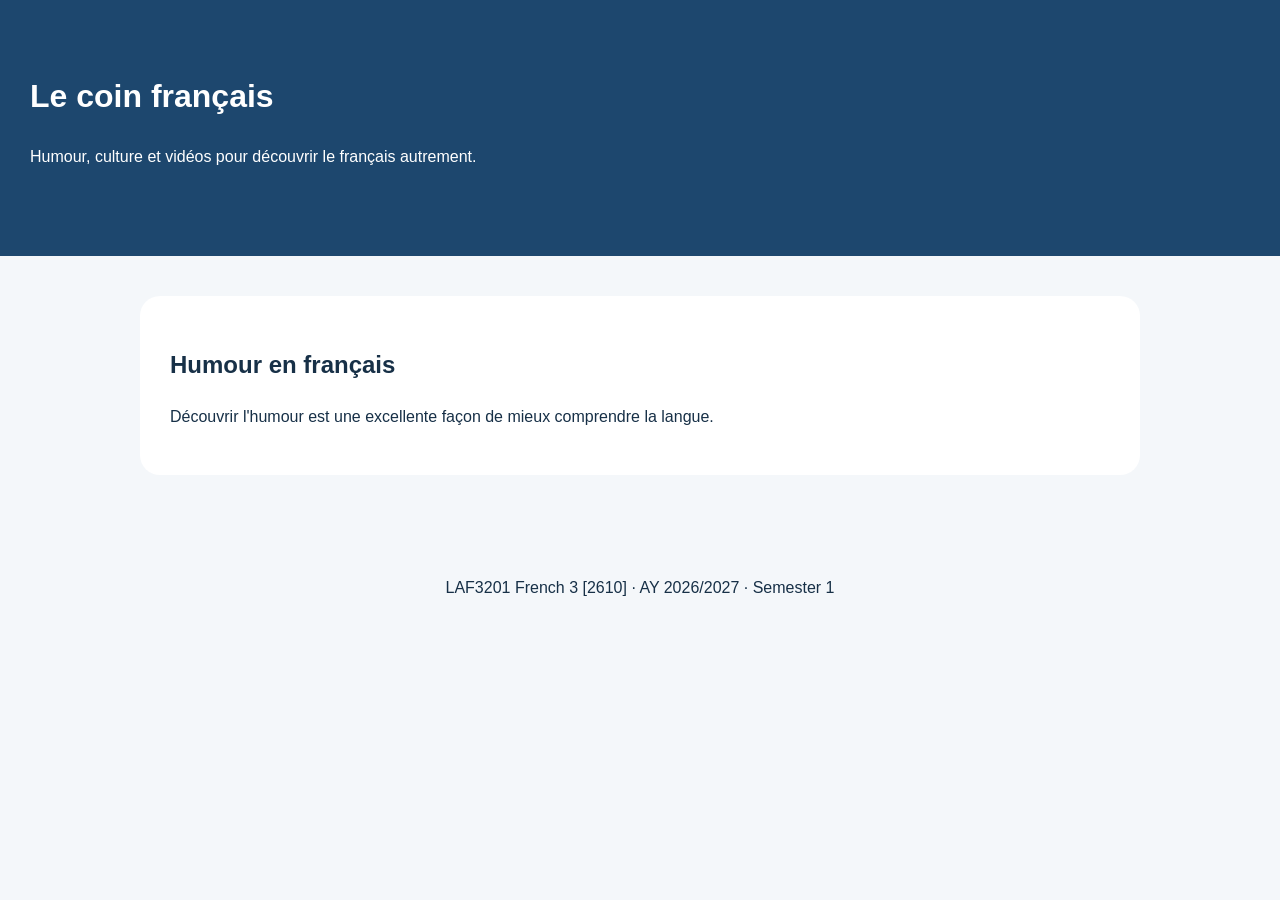
<file: coin-français.htm>
<!DOCTYPE html>
<html lang="fr">
<head>
  <meta charset="UTF-8">
  <meta name="viewport" content="width=device-width, initial-scale=1.0">

  <title>Le coin français</title>

  <style>
    body{
      font-family:Arial,Helvetica,sans-serif;
      background:#F4F7FA;
      color:#173047;
      margin:0;
      line-height:1.6;
    }

    header{
      padding:50px 30px 70px;
      color:white;
      background:#1D476E;
    }

    main{
      max-width:1000px;
      margin:auto;
      padding:40px 20px;
    }

    .bloc{
      background:white;
      padding:30px;
      border-radius:20px;
      margin-bottom:30px;
    }

    footer{
      text-align:center;
      padding:30px;
    }
  </style>
</head>

<body>

<header>
  <h1>Le coin français</h1>
  <p>Humour, culture et vidéos pour découvrir le français autrement.</p>
</header>

<main>

  <div class="bloc">
    <h2>Humour en français</h2>

    <p>
      Découvrir l'humour est une excellente façon de mieux comprendre la langue.
    </p>
  </div>

</main>

<footer>
  LAF3201 French 3 [2610] · AY 2026/2027 · Semester 1
</footer>

</body>
</html>
</file>
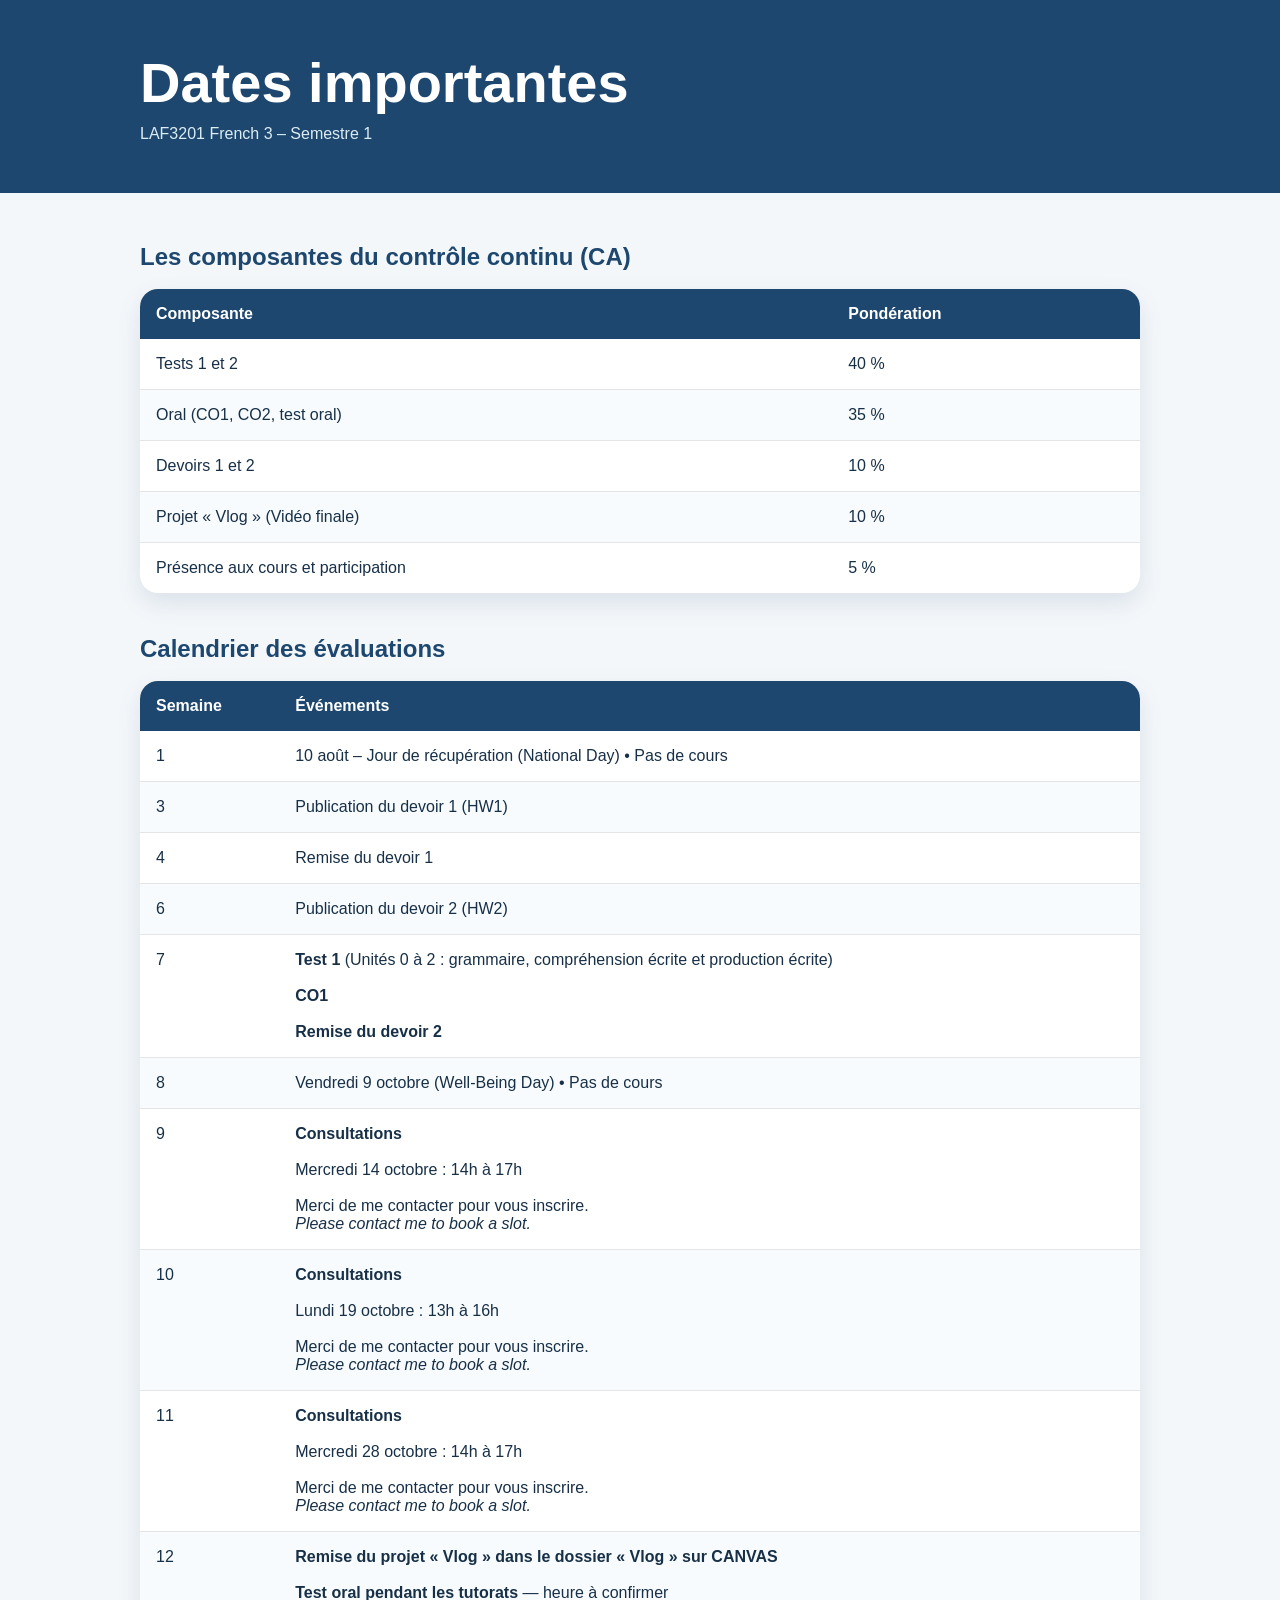
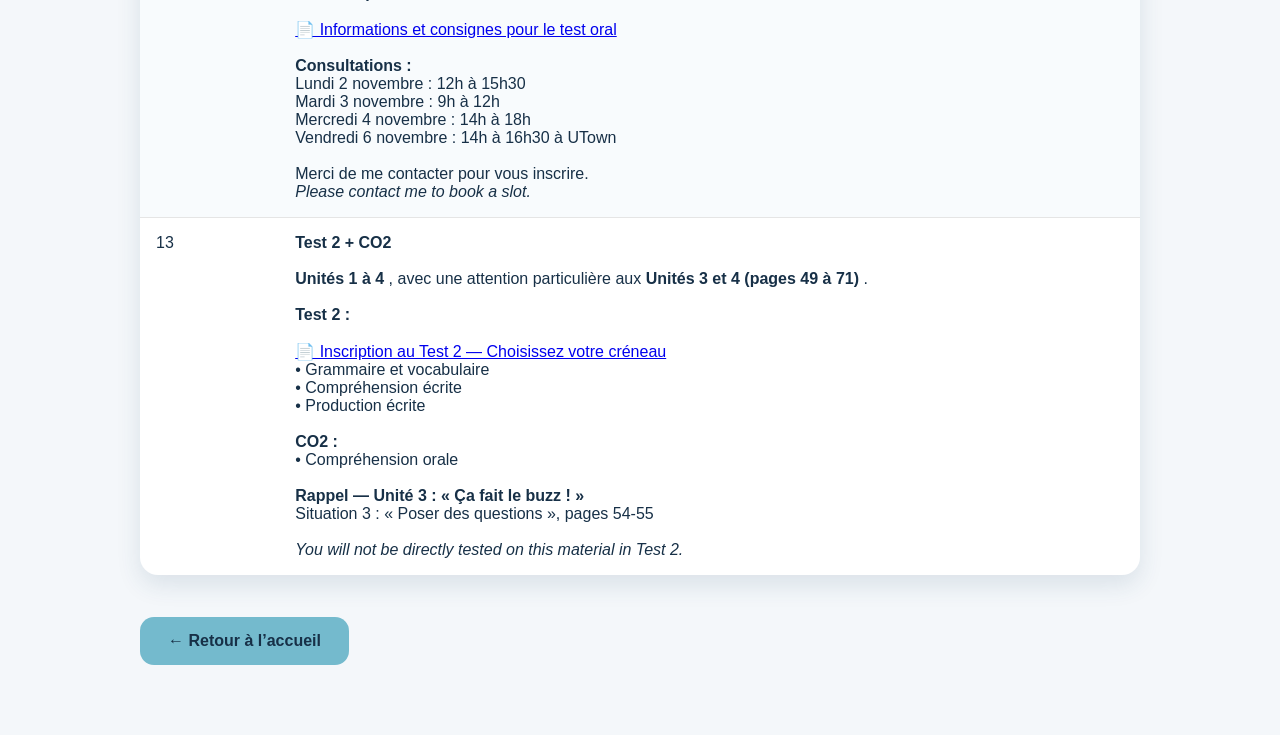
<file: dates-importantes.html>
<!DOCTYPE html>
<html lang="fr">

<head>
  <meta charset="UTF-8">
  <meta name="viewport" content="width=device-width, initial-scale=1.0">

  <title>Dates importantes</title>

  <style>
    body {
      margin: 0;
      font-family: Arial, Helvetica, sans-serif;
      color: #173047;
      background: #F4F7FA;
    }

    header {
      padding: 50px 24px;
      color: white;
      background: #1D476E;
    }

    .conteneur {
      width: min(1000px, calc(100% - 40px));
      margin: auto;
    }

    h1 {
      margin: 0;
      font-size: clamp(2.4rem, 6vw, 3.5rem);
    }

    header p {
      margin: 10px 0 0;
      color: #DCECF3;
    }

    main {
      padding: 50px 0 70px;
    }

    h2 {
      margin: 0 0 18px;
      color: #1D476E;
    }

    .section {
      margin-bottom: 42px;
    }

    .tableau {
      overflow-x: auto;
      border-radius: 18px;
      background: white;
      box-shadow: 0 10px 25px rgba(29, 71, 110, 0.12);
    }

    table {
      width: 100%;
      min-width: 650px;
      border-collapse: collapse;
    }

    th {
      padding: 16px;
      color: white;
      text-align: left;
      background: #1D476E;
    }

    td {
      padding: 16px;
      border-bottom: 1px solid #E5E5E5;
      vertical-align: top;
    }

    tbody tr:nth-child(even) {
      background: #F8FBFD;
    }

    tbody tr:last-child td {
      border-bottom: none;
    }

    .retour {
      display: inline-block;
      padding: 15px 28px;
      color: #173047;
      font-weight: bold;
      text-decoration: none;
      border-radius: 14px;
      background: #74BACD;
    }
  </style>
</head>


<body>


  <!-- =====================================================
       EN-TÊTE
       ===================================================== -->

  <header>

    <div class="conteneur">

      <h1>Dates importantes</h1>

      <p>
        LAF3201 French 3 – Semestre 1
      </p>

    </div>

  </header>


  <main class="conteneur">


    <!-- =====================================================
         COMPOSANTES DU CONTRÔLE CONTINU
         ===================================================== -->

    <section class="section">

      <h2>
        Les composantes du contrôle continu (CA)
      </h2>


      <div class="tableau">

        <table>


          <thead>

            <tr>

              <th>
                Composante
              </th>

              <th>
                Pondération
              </th>

            </tr>

          </thead>


          <tbody>


            <tr>

              <td>
                Tests 1 et 2
              </td>

              <td>
                40 %
              </td>

            </tr>


            <tr>

              <td>
                Oral (CO1, CO2, test oral)
              </td>

              <td>
                35 %
              </td>

            </tr>


            <tr>

              <td>
                Devoirs 1 et 2
              </td>

              <td>
                10 %
              </td>

            </tr>


            <tr>

              <td>
                Projet « Vlog » (Vidéo finale)
              </td>

              <td>
                10 %
              </td>

            </tr>


            <tr>

              <td>
                Présence aux cours et participation
              </td>

              <td>
                5 %
              </td>

            </tr>


          </tbody>


        </table>

      </div>

    </section>



    <!-- =====================================================
         CALENDRIER DES ÉVALUATIONS
         ===================================================== -->

    <section class="section">

      <h2>
        Calendrier des évaluations
      </h2>


      <div class="tableau">

        <table>


          <thead>

            <tr>

              <th>
                Semaine
              </th>

              <th>
                Événements
              </th>

            </tr>

          </thead>


          <tbody>


            <!-- =================================================
                 SEMAINE 1
                 ================================================= -->

            <tr>

              <td>
                1
              </td>

              <td>
                10 août – Jour de récupération (National Day)
                • Pas de cours
              </td>

            </tr>



            <!-- =================================================
                 SEMAINE 3
                 ================================================= -->

            <tr>

              <td>
                3
              </td>

              <td>
                Publication du devoir 1 (HW1)
              </td>

            </tr>



            <!-- =================================================
                 SEMAINE 4
                 ================================================= -->

            <tr>

              <td>
                4
              </td>

              <td>
                Remise du devoir 1
              </td>

            </tr>



            <!-- =================================================
                 SEMAINE 6
                 ================================================= -->

            <tr>

              <td>
                6
              </td>

              <td>
                Publication du devoir 2 (HW2)
              </td>

            </tr>



            <!-- =================================================
                 SEMAINE 7
                 ================================================= -->

            <tr>

              <td>
                7
              </td>

              <td>

                <strong>
                  Test 1
                </strong>

                (Unités 0 à 2 : grammaire,
                compréhension écrite et production écrite)

                <br><br>

                <strong>
                  CO1
                </strong>

                <br><br>

                <strong>
                  Remise du devoir 2
                </strong>

              </td>

            </tr>



            <!-- =================================================
                 SEMAINE 8
                 ================================================= -->

            <tr>

              <td>
                8
              </td>

              <td>
                Vendredi 9 octobre (Well-Being Day)
                • Pas de cours
              </td>

            </tr>
            <!-- =================================================
     SEMAINE 9
     ================================================= -->

<tr>

  <td>
    9
  </td>

  <td>

    <strong>
      Consultations
    </strong>

    <br><br>

    Mercredi 14 octobre :
    14h à 17h

    <br><br>

    Merci de me contacter pour vous inscrire.

    <br>

    <em>
      Please contact me to book a slot.
    </em>

  </td>

</tr>


<!-- =================================================
     SEMAINE 10
     ================================================= -->

<tr>

  <td>
    10
  </td>

  <td>

    <strong>
      Consultations
    </strong>

    <br><br>

    Lundi 19 octobre :
    13h à 16h

    <br><br>

    Merci de me contacter pour vous inscrire.

    <br>

    <em>
      Please contact me to book a slot.
    </em>

  </td>

</tr>
            <!-- =================================================
     SEMAINE 11
     ================================================= -->

<tr>

  <td>
    11
  </td>

  <td>

    <strong>
      Consultations
    </strong>

    <br><br>

    Mercredi 28 octobre :
    14h à 17h

    <br><br>

    Merci de me contacter pour vous inscrire.

    <br>

    <em>
      Please contact me to book a slot.
    </em>

  </td>

</tr>



            <!-- =================================================
                 SEMAINE 12
                 ================================================= -->

            <tr>

              <td>
                12
              </td>


              <td>

                <!-- PROJET VLOG -->

               <strong>
  Remise du projet « Vlog » dans le dossier « Vlog » sur CANVAS
</strong>

                <br><br>


                <strong>
  Test oral pendant les tutorats
</strong>

— heure à confirmer

<br><br>

<a
  href="https://docs.google.com/document/d/1LYtfUNKlN7I2gsZDzG-GEF_EHq2BQr6D/edit?usp=drivesdk&amp;ouid=109706764853675268867&amp;rtpof=true&amp;sd=true"
  target="_blank"
  rel="noopener noreferrer"
>
  📄 Informations et consignes pour le test oral
</a>
                <br><br>


                <!-- CONSULTATIONS -->

                <strong>
                  Consultations :
                </strong>


                <br>

                Lundi 2 novembre :
                12h à 15h30


                <br>

                Mardi 3 novembre :
                9h à 12h


                <br>

                Mercredi 4 novembre :
                14h à 18h


                <br>

                Vendredi 6 novembre :
                14h à 16h30 à UTown


                <br><br>


                Merci de me contacter pour vous inscrire.


                <br>


                <em>
                  Please contact me to book a slot.
                </em>


              </td>

            </tr>



            <!-- =================================================
                 SEMAINE 13
                 ================================================= -->

            <tr>

              <td>
                13
              </td>


              <td>


                <!-- TEST 2 + CO2 -->

                <strong>
                  Test 2 + CO2
                </strong>


                <br><br>


                <!-- UNITÉS -->

                <strong>
                  Unités 1 à 4
                </strong>,

                avec une attention particulière aux

                <strong>
                  Unités 3 et 4 (pages 49 à 71)
                </strong>.


                <br><br>


               <!-- TEST 2 -->

<strong>
  Test 2 :
</strong>

<br><br>

<a
  href="https://docs.google.com/document/d/1K8Gymfymr1-FguwGodci30387A06cOmiTIfdoP4K8xQ/edit?usp=drivesdk"
  target="_blank"
  rel="noopener noreferrer"
>
  📄 Inscription au Test 2 — Choisissez votre créneau
</a>

<br>
                • Grammaire et vocabulaire


                <br>

                • Compréhension écrite


                <br>

                • Production écrite


                <br><br>


                <!-- CO2 -->

                <strong>
                  CO2 :
                </strong>


                <br>

                • Compréhension orale


                <br><br>


                <!-- RAPPEL -->

                <strong>
                  Rappel — Unité 3 :
                  « Ça fait le buzz ! »
                </strong>


                <br>

                Situation 3 :
                « Poser des questions »,
                pages 54-55


                <br><br>


                <em>
                  You will not be directly tested
                  on this material in Test 2.
                </em>


              </td>

            </tr>


          </tbody>


        </table>

      </div>

    </section>



    <!-- =====================================================
         RETOUR À L'ACCUEIL
         ===================================================== -->

    <a
      class="retour"
      href="index.html"
    >
      ← Retour à l’accueil
    </a>


  </main>


</body>

</html>
</file>
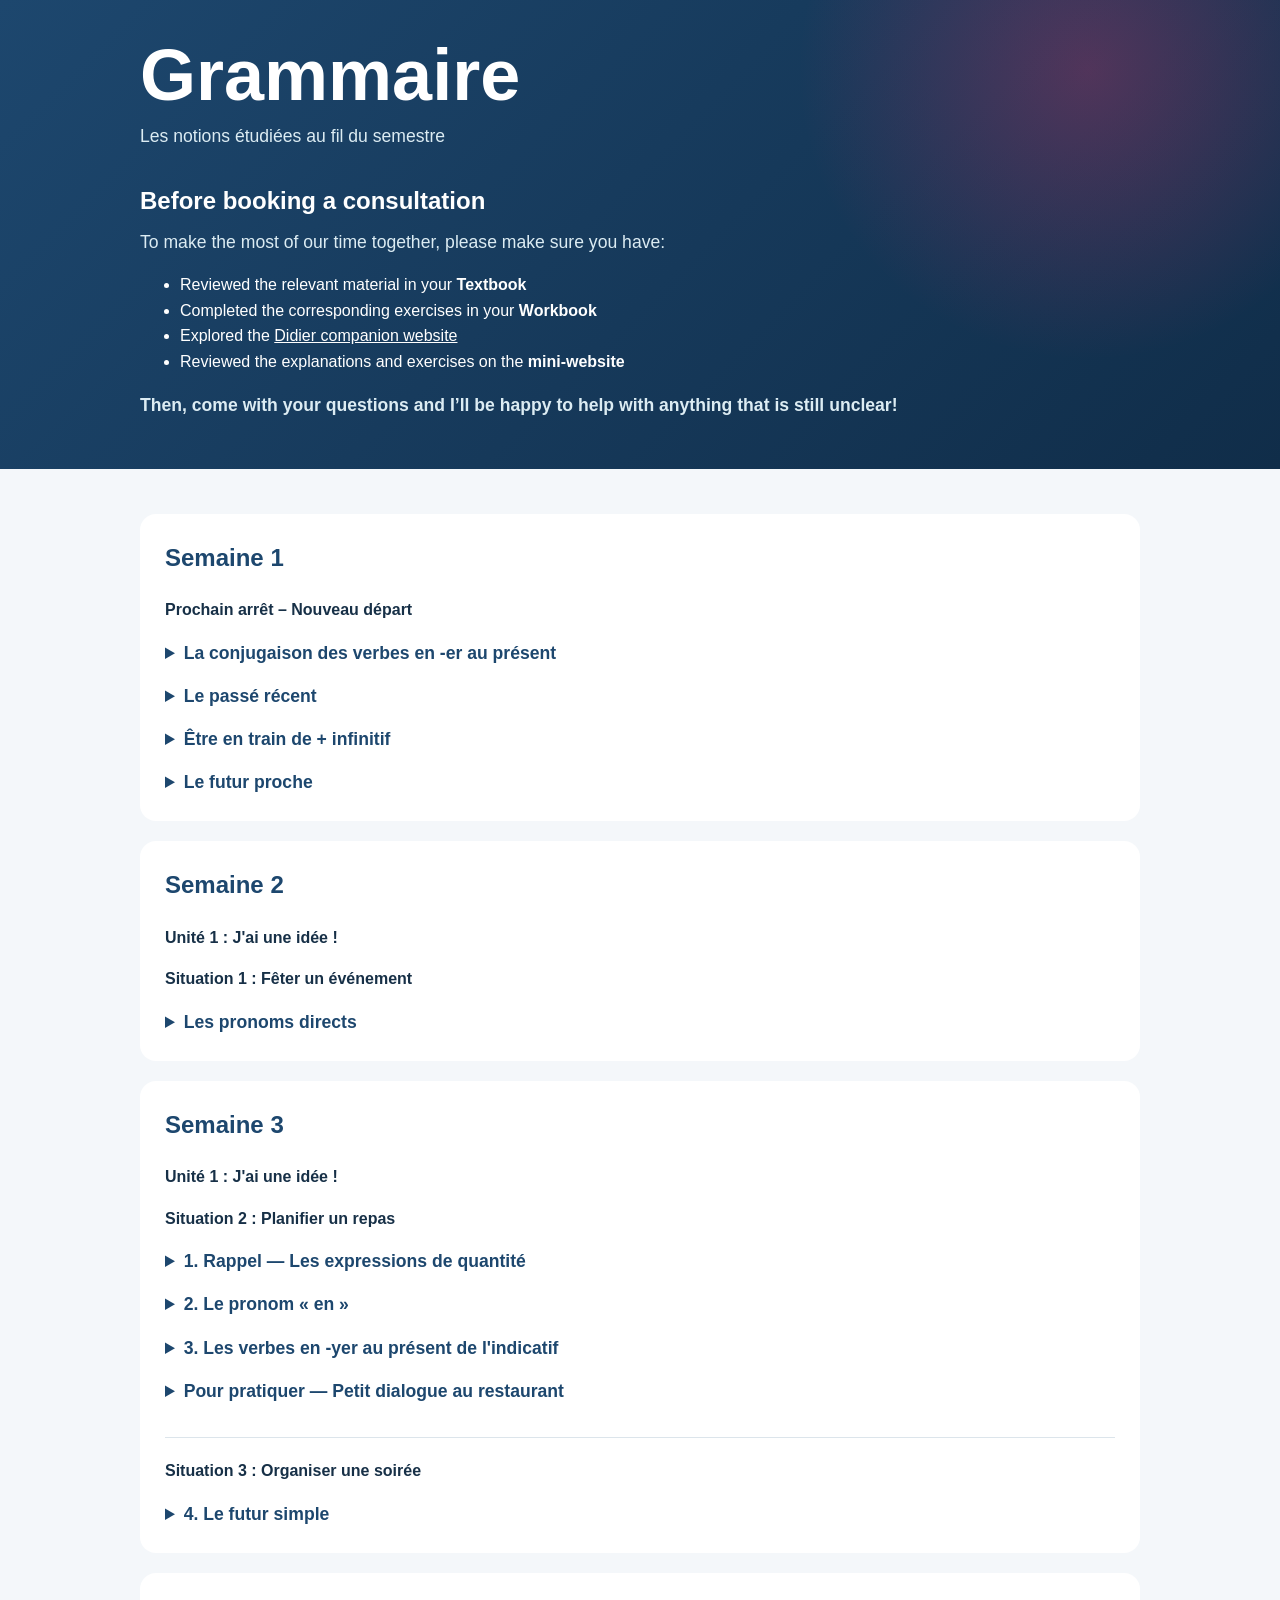
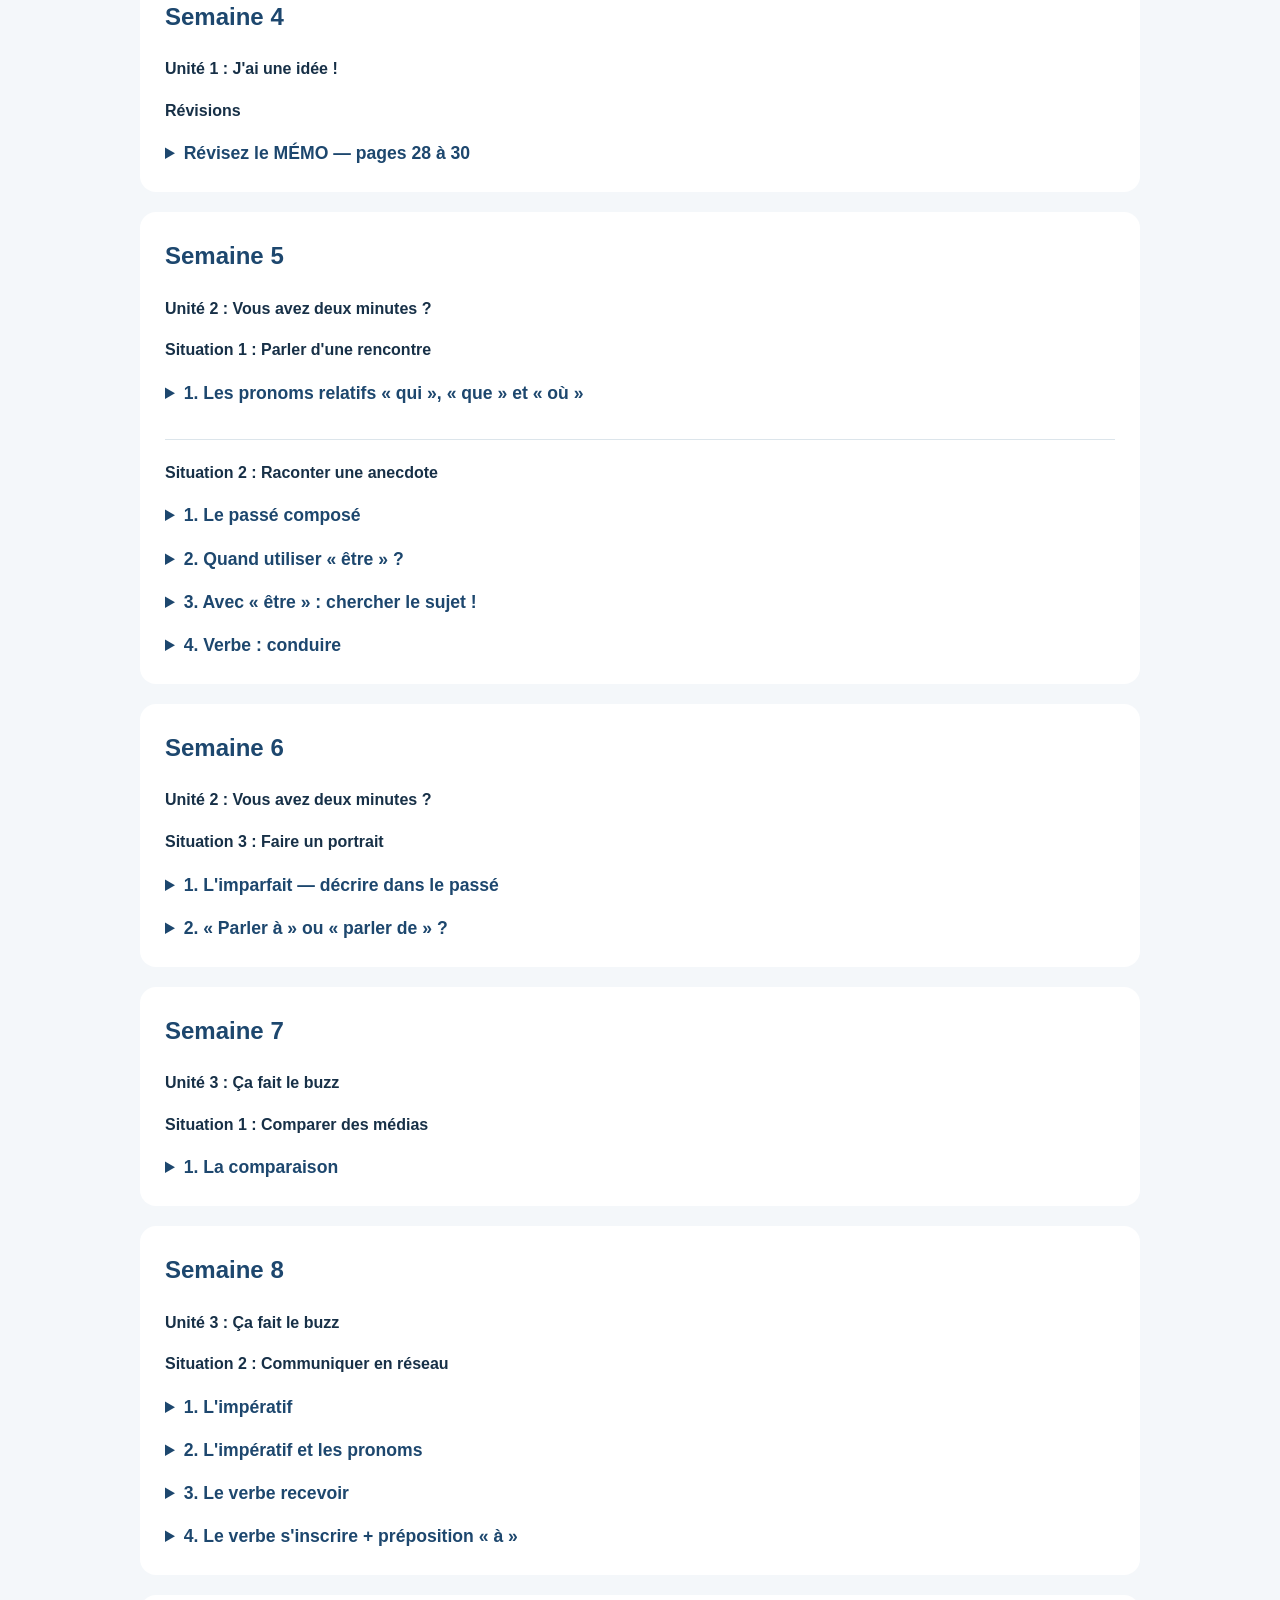
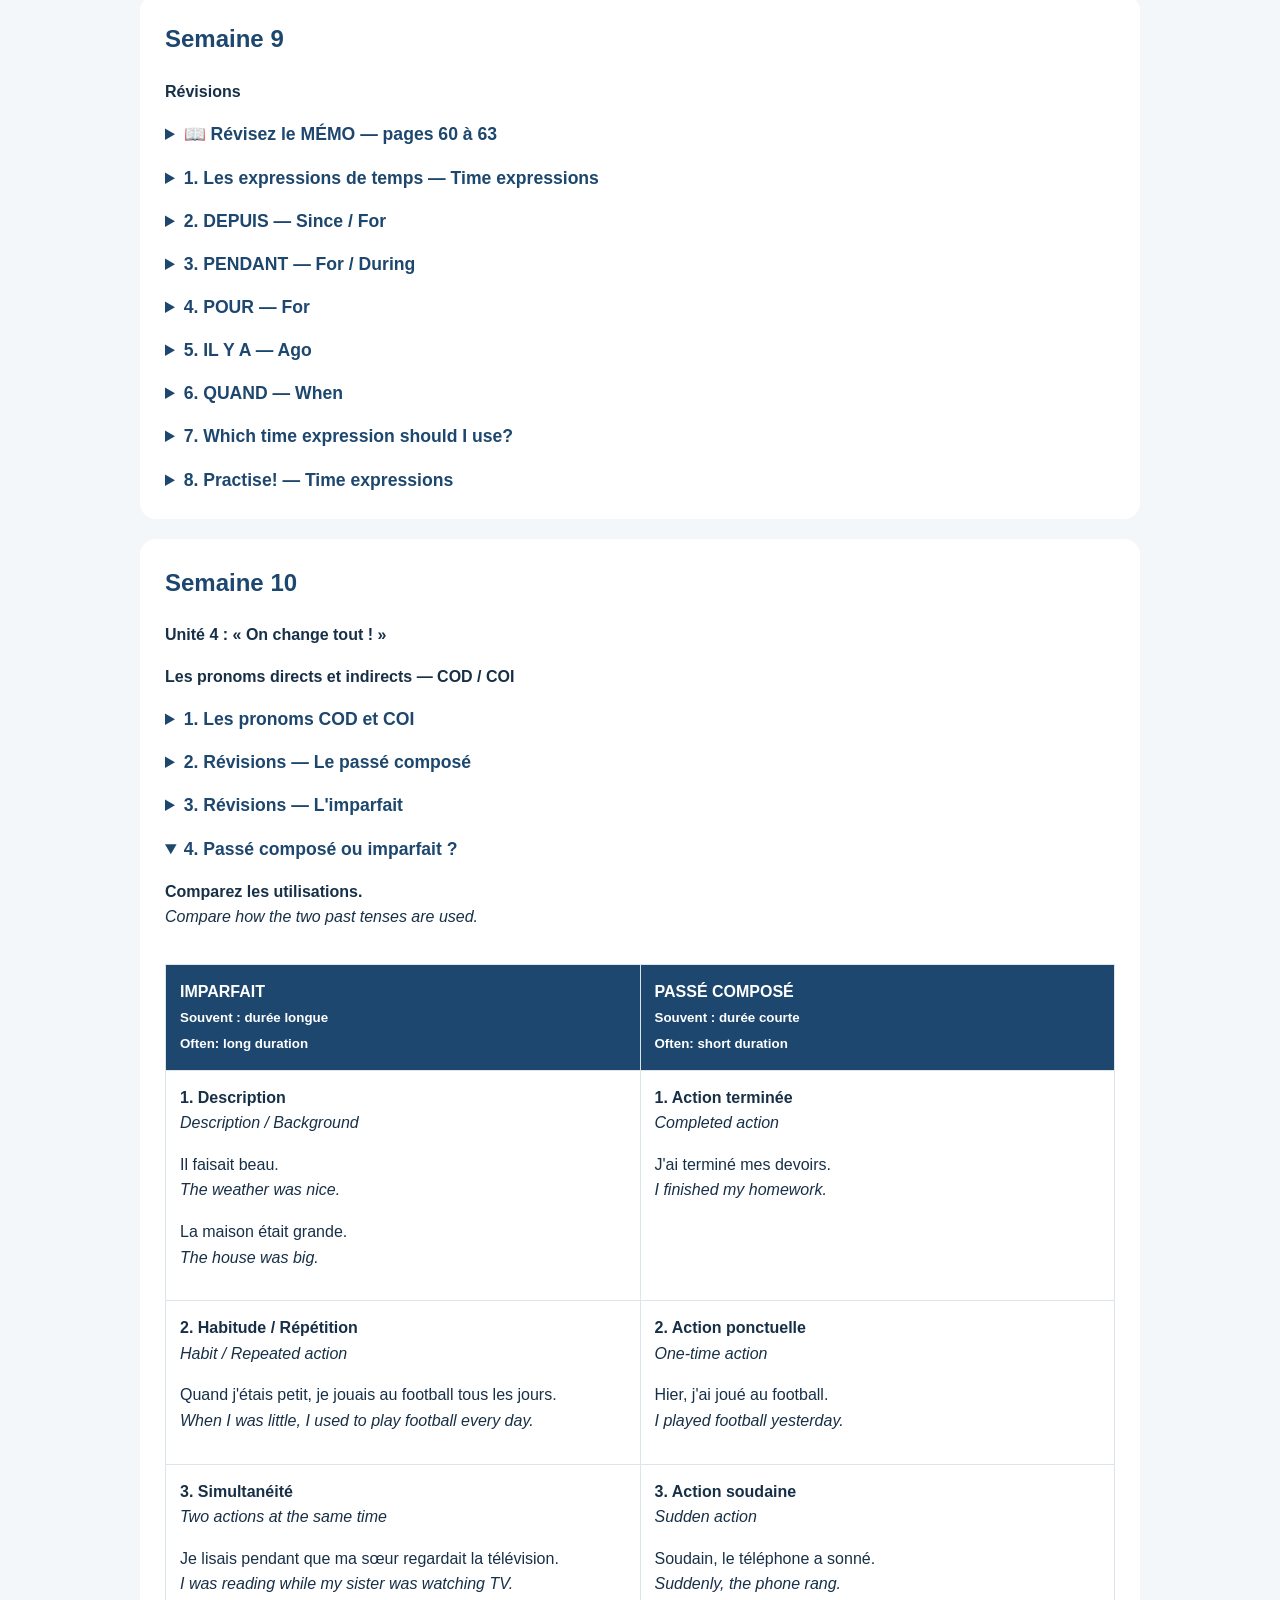
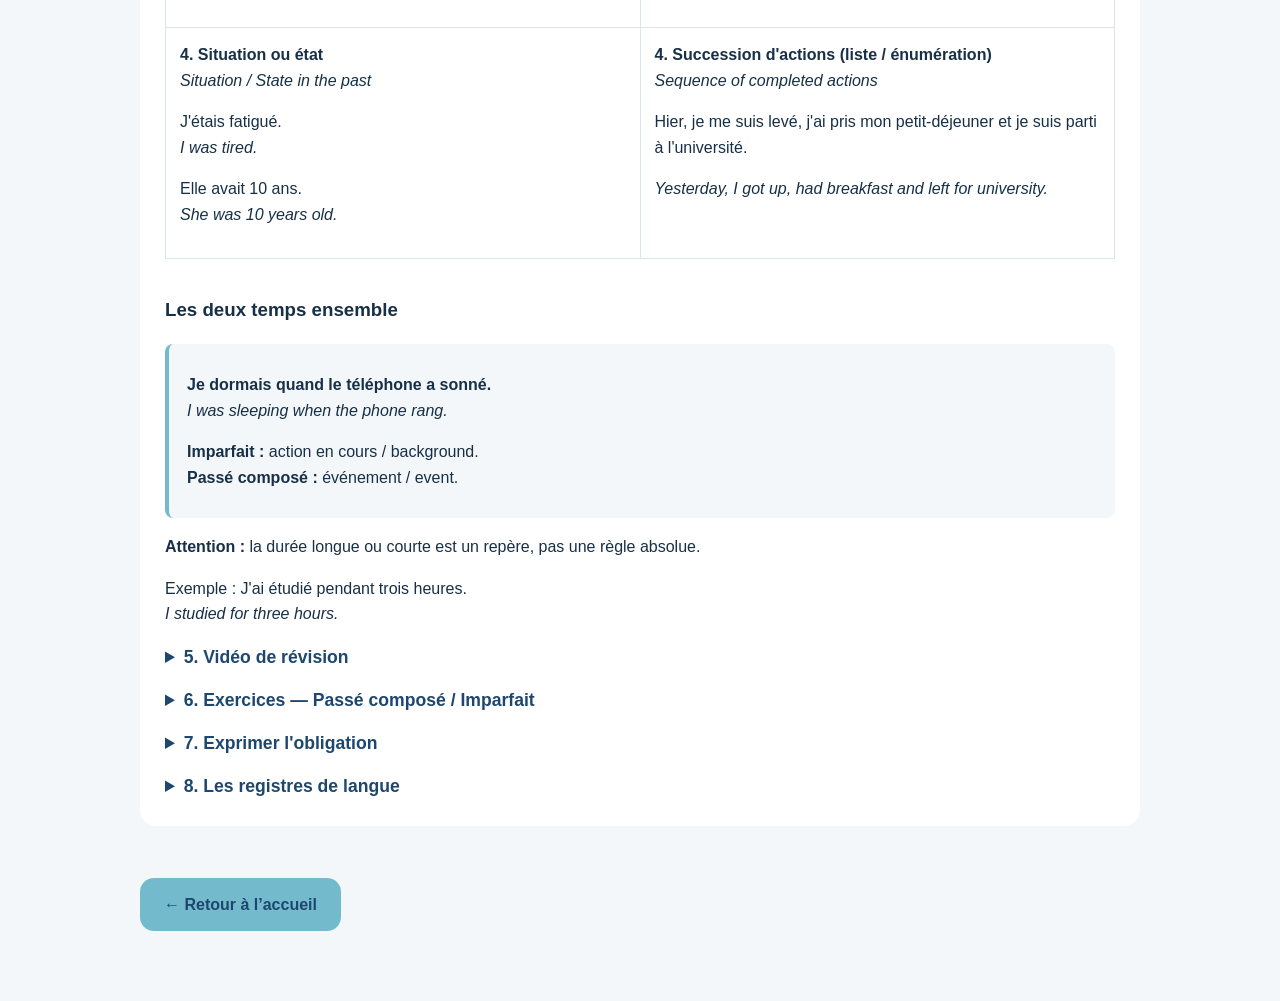
<file: grammaire.html>
<!DOCTYPE html>
<html lang="fr">

<head>
  <meta charset="UTF-8">
  <meta name="viewport" content="width=device-width, initial-scale=1.0">

  <title>Grammaire</title>

  <style>
    :root {
      --bleu-fonce: #1D476E;
      --bleu-clair: #74BACD;
      --rose: #EE3167;
      --fond: #F4F7FA;
      --blanc: #FFFFFF;
      --texte: #173047;
      --gris: #667785;
    }

    * {
      box-sizing: border-box;
    }

    body {
      margin: 0;
      font-family: Arial, Helvetica, sans-serif;
      background: var(--fond);
      color: var(--texte);
      line-height: 1.6;
    }

    .conteneur {
      width: min(1000px, calc(100% - 40px));
      margin: auto;
    }

    header {
      padding: 38px 24px 50px;
      color: var(--blanc);
      background:
        radial-gradient(
          circle at 85% 15%,
          rgba(238, 49, 103, 0.28),
          transparent 25%
        ),
        linear-gradient(135deg, var(--bleu-fonce), #102D49);
    }

    header h1 {
      margin: 0 0 8px;
      font-size: clamp(2.5rem, 6vw, 4.5rem);
      line-height: 1.05;
      text-align: left;
    }

    header p {
      margin: 0;
      color: #DCECF3;
      font-size: 1.1rem;
      text-align: left;
    }

    main {
      padding: 45px 0 70px;
    }

    .semaine {
      background: var(--blanc);
      margin-bottom: 20px;
      padding: 25px;
      border-radius: 16px;
    }

    .semaine h2 {
      margin-top: 0;
      color: var(--bleu-fonce);
    }

    .situation {
      margin-top: 32px;
      padding-top: 20px;
      border-top: 1px solid #DCE5EB;
    }

    details {
      margin-top: 15px;
    }

    summary {
      font-weight: bold;
      cursor: pointer;
      font-size: 1.1rem;
      color: var(--bleu-fonce);
    }

    a {
      color: var(--bleu-fonce);
    }

    .consultation-info {
      margin-top: 32px;
    }

    .consultation-info h2 {
      color: white;
      margin-bottom: 8px;
    }

    .consultation-info li {
      color: white;
    }

    .consultation-info a {
      color: white;
      text-decoration: underline;
    }

    .consultation-info a:hover {
      color: var(--bleu-clair);
    }

    .retour {
      display: inline-block;
      margin-top: 32px;
      padding: 14px 24px;
      background: var(--bleu-clair);
      color: var(--bleu-fonce);
      font-weight: bold;
      font-size: 1rem;
      text-decoration: none;
      border-radius: 14px;
    }

    .retour:hover {
      opacity: 0.9;
      text-decoration: none;
    }

    .exemple {
      background: #F4F7FA;
      border-left: 4px solid var(--bleu-clair);
      padding: 12px 18px;
      margin: 15px 0;
      border-radius: 8px;
    }

    table {
      width: 100%;
      border-collapse: collapse;
      margin: 20px 0;
    }

    th,
    td {
      border: 1px solid #DCE5EB;
      padding: 12px;
      text-align: left;
      vertical-align: top;
    }

    th {
      background: var(--bleu-fonce);
      color: white;
    }
    /* =====================================================
   CONJUGAISON — RÉPONSES CACHÉES
   ===================================================== */

.verbe-conjugaison {
  max-width: 620px;
  margin: 20px auto;
}

.verbe-conjugaison h3 {
  color: var(--bleu-fonce);
  margin-bottom: 20px;
}

.verbe-conjugaison p {
  display: flex;
  align-items: center;
  justify-content: space-between;
  gap: 15px;
  margin: 8px 0;
  padding: 10px 14px;
  background: var(--fond);
  border-radius: 8px;
}

.reponse-cachee {
  min-width: 130px;
  padding: 8px 14px;
  border: none;
  border-radius: 8px;
  background: var(--bleu-clair);
  color: var(--bleu-fonce);
  font-family: inherit;
  font-size: 0.95rem;
  font-weight: bold;
  cursor: pointer;
}

.reponse-cachee:hover {
  opacity: 0.9;
}

.texte-reponse {
  display: none;
}

.reponse-cachee.visible .texte-afficher {
  display: none;
}

.reponse-cachee.visible .texte-reponse {
  display: inline;
}
  </style>
</head>

<body>

  <header>
    <div class="conteneur">

      <h1>Grammaire</h1>

      <p>Les notions étudiées au fil du semestre</p>

      <div class="consultation-info">

        <h2>Before booking a consultation</h2>

        <p>
          To make the most of our time together, please make sure you have:
        </p>

        <ul>
          <li>
            Reviewed the relevant material in your
            <strong>Textbook</strong>
          </li>

          <li>
            Completed the corresponding exercises in your
            <strong>Workbook</strong>
          </li>

          <li>
            Explored the
            <a
              href="https://didierfle-latelier.fr/creer-un-compte/"
              target="_blank"
              rel="noopener noreferrer"
            >
              Didier companion website
            </a>
          </li>

          <li>
            Reviewed the explanations and exercises on the
            <strong>mini-website</strong>
          </li>
        </ul>

        <p>
          <strong>
            Then, come with your questions and I’ll be happy to help with
            anything that is still unclear!
          </strong>
        </p>

      </div>

    </div>
  </header>


  <main>
    <div class="conteneur">


      <!-- =====================================================
           SEMAINE 1
           ===================================================== -->

      <section class="semaine">

        <h2>Semaine 1</h2>

        <p><strong>Prochain arrêt – Nouveau départ</strong></p>


        <details>

          <summary>La conjugaison des verbes en -er au présent</summary>

          <p>
            Pour conjuguer un verbe régulier en <strong>-er</strong> au présent,
            on enlève <strong>-er</strong> et on ajoute les terminaisons suivantes :
          </p>

          <ul>
            <li>je : <strong>-e</strong></li>
            <li>tu : <strong>-es</strong></li>
            <li>il / elle / on : <strong>-e</strong></li>
            <li>nous : <strong>-ons</strong></li>
            <li>vous : <strong>-ez</strong></li>
            <li>ils / elles : <strong>-ent</strong></li>
          </ul>

          <p><strong>Exemple : parler</strong></p>

          <ul>
            <li>je parle</li>
            <li>tu parles</li>
            <li>il / elle / on parle</li>
            <li>nous parlons</li>
            <li>vous parlez</li>
            <li>ils / elles parlent</li>
          </ul>

          <p><strong>Attention aux verbes en -ger !</strong></p>

          <p>
            Avec <strong>nous</strong>, on garde le <strong>e</strong> après le
            <strong>g</strong> pour conserver le son doux :
          </p>

          <ul>
            <li>
              manger → nous mang<span style="color: #EE3167; font-weight: bold;">e</span>ons
            </li>
            <li>
              voyager → nous voyag<span style="color: #EE3167; font-weight: bold;">e</span>ons
            </li>
          </ul>

          <p>
            <a
              href="https://youtu.be/bxMpZ0jVHOM?is=h54DMToxnbqCvwOr"
              target="_blank"
              rel="noopener noreferrer"
            >
              Voir la vidéo – Les verbes en -er au présent
            </a>
          </p>

        </details>


        <details>

        <summary>Le passé récent</summary>

<p><strong>Venir de + infinitif</strong></p>

<p>
  Le passé récent permet de parler d'une action qui vient de se produire.
</p>

<p>
  <strong>Exemple :</strong><br>
  Je viens de terminer mon travail.
</p>

<p>
  <a
    href="https://youtube.com/shorts/X6kg-h1U72I?si=2qfbvC6fYFDNdXVL"
    target="_blank"
    rel="noopener noreferrer"
  >
    Voir la vidéo – Venir de + infinitif
  </a>
</p>

<p>
  <a
    href="https://www.instagram.com/reel/DdPVngqx9Yj/?stkn=bnFjMnk0b3N6NHUw"
    target="_blank"
    rel="noopener noreferrer"
  >
    Voir la vidéo – Le passé récent
  </a>
</p>

</details>

        <details>

          <summary>Être en train de + infinitif</summary>

          <p><strong>Être en train de + infinitif</strong></p>

          <p>
            Cette construction permet d'insister sur une action qui est en cours
            au moment où l'on parle.
          </p>

          <p>
            <strong>Exemple :</strong><br>
            Je suis en train de préparer le dîner.
          </p>

          <p>
            <a
              href="https://youtu.be/5CzHoeytgUI?si=urCPGXCWj6t03CMW"
              target="_blank"
              rel="noopener noreferrer"
            >
              Voir la vidéo – Être en train de + infinitif
            </a>
          </p>

        </details>


        <details>

          <summary>Le futur proche</summary>

          <p><strong>Aller + infinitif</strong></p>

          <p>
            Le futur proche permet de parler d'une action qui va se produire
            prochainement.
          </p>

          <p>
            <strong>Exemple :</strong><br>
            Je vais partir demain.
          </p>

          <p>
            <a
              href="https://youtube.com/shorts/W6-rn2P7gdM?si=AJRGxHGB12d-Tigu"
              target="_blank"
              rel="noopener noreferrer"
            >
              Voir la vidéo – Aller + infinitif
            </a>
          </p>

        </details>

      </section>


      <!-- =====================================================
           SEMAINE 2
           ===================================================== -->

      <section class="semaine">

        <h2>Semaine 2</h2>

        <p><strong>Unité 1 : J'ai une idée !</strong></p>

        <p><strong>Situation 1 : Fêter un événement</strong></p>


        <details>

          <summary>Les pronoms directs</summary>

          <p>
            Pronoms : me, te, le, la, l', nous, vous, les
          </p>

          <p>
            <a
              href="https://youtu.be/2aFGlzmmVu4?si=YlkP4GBUPaAhdONt"
              target="_blank"
              rel="noopener noreferrer"
            >
              Voir la vidéo
            </a>
          </p>

          <p>
            <a
              href="https://www.lawlessfrench.com/grammar/direct-objects/"
              target="_blank"
              rel="noopener noreferrer"
            >
              Revoir la grammaire
            </a>
          </p>

          <p>
            <a
              href="https://wordwall.net/resource/105907755/pronom-compl%C3%A9ment-dobjet-direct"
              target="_blank"
              rel="noopener noreferrer"
            >
              Exercice 1 – Les pronoms directs
            </a>
          </p>

          <p>
            <a
              href="https://wordwall.net/resource/38554070/le-pronom-compl%C3%A9ment-direct"
              target="_blank"
              rel="noopener noreferrer"
            >
              Exercice 2 – Les pronoms directs
            </a>
          </p>

          <p>
            <a
              href="https://wordwall.net/resource/35061520/les-pronoms-compl%C3%A9ments-directs-le-la-l-les"
              target="_blank"
              rel="noopener noreferrer"
            >
              Exercice 3 – Les pronoms directs
            </a>
          </p>

        </details>

      </section>


      <!-- =====================================================
           SEMAINE 3
           ===================================================== -->

      <section class="semaine">

        <h2>Semaine 3</h2>

        <p><strong>Unité 1 : J'ai une idée !</strong></p>

        <p><strong>Situation 2 : Planifier un repas</strong></p>


        <details>

          <summary>1. Rappel — Les expressions de quantité</summary>

          <p>
            En français, on peut exprimer une quantité
            <strong>connue</strong>, <strong>inconnue</strong> ou
            <strong>nulle</strong>.
          </p>

          <p><strong>Exemples :</strong></p>

          <ul>
            <li>Je voudrais <strong>un kilo de</strong> pommes.</li>
            <li>Je mange <strong>du</strong> fromage.</li>
            <li>Nous achetons <strong>des</strong> légumes.</li>
            <li>Il boit <strong>beaucoup d'</strong>eau.</li>
            <li>Elle mange <strong>un peu de</strong> chocolat.</li>
            <li>Je ne bois <strong>pas de</strong> café.</li>
          </ul>

          <p><strong>Exprimer une quantité — connue, inconnue ou nulle</strong></p>

          <p>
            <a href="https://youtu.be/K0G68E9JMKs?is=t34CqPEThbGqH6W5"
               target="_blank"
               rel="noopener noreferrer">
              Voir la vidéo 1
            </a>
          </p>

          <p>
            <a href="https://youtu.be/9XtHwHjhxJM?is=_hX-LPdbj9md-KoC"
               target="_blank"
               rel="noopener noreferrer">
              Voir la vidéo 2
            </a>
          </p>

          <p><strong>Faire sa liste de courses</strong></p>

          <p>
            <a href="https://youtu.be/t4Xw2u7Vyxs?is=RkU8idoEWF9HRj7i"
               target="_blank"
               rel="noopener noreferrer">
              Voir la vidéo
            </a>
          </p>

          <p><strong>Les expressions de la quantité</strong></p>

          <p>
            <a href="https://youtu.be/bNbUeWll5Fo?is=0BWsJ5TJ43EDff33"
               target="_blank"
               rel="noopener noreferrer">
              Voir la vidéo
            </a>
          </p>

          <p><strong>Teste ton vocabulaire en français</strong></p>

          <p>
            <a href="https://youtube.com/shorts/GpKVC7OM4Pg?is=eRQ9nugJC49qzFS1"
               target="_blank"
               rel="noopener noreferrer">
              Faire le petit test
            </a>
          </p>

        </details>


        <details>

          <summary>2. Le pronom « en »</summary>

          <p>
            Le pronom <strong>en</strong> remplace, en général, un nom précédé par
            <strong>de</strong>. Il se place devant le verbe.
          </p>

          <p><strong>« En » remplace les partitifs :</strong></p>

          <ul>
            <li>
              Vous mangez <strong>du fromage</strong> ?
              → Oui, j'<strong>en</strong> mange.
            </li>

            <li>
              Vous buvez <strong>de l'eau</strong> ?
              → Oui, j'<strong>en</strong> bois.
            </li>

            <li>
              Vous avez <strong>des frères</strong> ?
              → Oui, j'<strong>en</strong> ai deux.
            </li>

            <li>
              Vous avez <strong>des frères</strong> ?
              → Non, je n'<strong>en</strong> ai pas.
            </li>
          </ul>

          <p>
            <strong>« En » est nécessaire même quand la quantité est exprimée :</strong>
          </p>

          <ul>
            <li>
              Il y a <strong>quatre fenêtres</strong> ?
              → Oui, il y <strong>en</strong> a quatre.
            </li>

            <li>
              Il y a <strong>beaucoup de touristes</strong> ?
              → Oui, il y <strong>en</strong> a beaucoup.
            </li>
          </ul>

          <p><strong>À retenir :</strong></p>

          <p>
            Avec une quantité précise, <strong>en</strong> remplace le nom,
            mais la quantité reste dans la phrase.
          </p>

          <p>
            <strong>Dites :</strong><br>
            Il y <strong>en</strong> a quatre.<br>
            Il y <strong>en</strong> a beaucoup.
          </p>

          <p>
            <strong>Ne dites pas :</strong><br>
            <s>Il y a quatre.</s><br>
            <s>Il y a beaucoup.</s>
          </p>

          <p><strong>Vidéos explicatives :</strong></p>

          <p>
            <a href="https://youtu.be/lxGWVNmChBg?is=QiZ13G7byd417aya"
               target="_blank"
               rel="noopener noreferrer">
              Voir la vidéo 1 — Le pronom « en »
            </a>
          </p>

          <p>
            <a href="https://youtu.be/cThTosTuG4E?is=jyq5hoTcx21yeI0W"
               target="_blank"
               rel="noopener noreferrer">
              Voir la vidéo 2 — Le pronom « en »
            </a>
          </p>

        </details>


        <details>

          <summary>3. Les verbes en -yer au présent de l'indicatif</summary>

          <p>
            Les verbes en <strong>-oyer</strong> et <strong>-uyer</strong>
            changent le <strong>y</strong> en <strong>i</strong> devant un
            <strong>e muet</strong>.
          </p>

          <p><strong>Exemple : nettoyer</strong></p>

          <ul>
            <li>je nettoie</li>
            <li>tu nettoies</li>
            <li>il / elle / on nettoie</li>
            <li>nous nettoyons</li>
            <li>vous nettoyez</li>
            <li>ils / elles nettoient</li>
          </ul>

          <p>
            <strong>À retenir :</strong>
            avec <strong>nous</strong> et <strong>vous</strong>,
            on garde le <strong>y</strong>.
          </p>

          <p><strong>Explications :</strong></p>

          <p>
            <a href="https://youtu.be/eoUk0Tv8TII?feature=shared"
               target="_blank"
               rel="noopener noreferrer">
              Explications en français
            </a>
          </p>

          <p>
            <a href="https://youtu.be/hCtAqf4RYr8?is=b8tvuuFkXZAtlYhQ"
               target="_blank"
               rel="noopener noreferrer">
              Explications en anglais
            </a>
          </p>

          <p><strong>Pour aller plus loin :</strong></p>

          <p>
            <a href="https://www.coursvalery.fr/lecon-les-verbes-du-premier-groupe-irreguliers-au-present-de-lindicatif/"
               target="_blank"
               rel="noopener noreferrer">
              Les verbes du premier groupe irréguliers au présent
            </a>
          </p>

          <p><strong>Exercices :</strong></p>

          <p>
            <a href="https://www.gymglish.com/fr/frantastique-orthographe/grammaire-francaise/les-verbes-en-yer-au-present"
               target="_blank"
               rel="noopener noreferrer">
              Exercice — Les verbes en -yer
            </a>
          </p>

          <p>
            <a href="https://www.appuifle.net/menu_cett_present_er_partic3_4_voc.htm"
               target="_blank"
               rel="noopener noreferrer">
              Un peu plus difficile
            </a>
          </p>

        </details>


        <details>

          <summary>Pour pratiquer — Petit dialogue au restaurant</summary>

          <p>
            Écoutez ce petit dialogue pour revoir le vocabulaire du repas
            et entendre le français en contexte.
          </p>

          <p>
            <a href="https://youtu.be/X6RQR3K6JJg"
               target="_blank"
               rel="noopener noreferrer">
              Voir le petit dialogue au restaurant
            </a>
          </p>

        </details>


        <p class="situation">
          <strong>Situation 3 : Organiser une soirée</strong>
        </p>


        <details>

          <summary>4. Le futur simple</summary>

          <p>
            Le futur simple permet de parler d'une action ou d'une situation
            qui aura lieu dans le futur.
          </p>

          <p>
            <strong>Terminaisons du futur simple :</strong>
          </p>

          <ul>
            <li>je : <strong>-rai</strong></li>
            <li>tu : <strong>-ras</strong></li>
            <li>il / elle / on : <strong>-ra</strong></li>
            <li>nous : <strong>-rons</strong></li>
            <li>vous : <strong>-rez</strong></li>
            <li>ils / elles : <strong>-ront</strong></li>
          </ul>

          <p><strong>Exemple : organiser</strong></p>

          <ul>
            <li>j'organiserai</li>
            <li>tu organiseras</li>
            <li>il / elle / on organisera</li>
            <li>nous organiserons</li>
            <li>vous organiserez</li>
            <li>ils / elles organiseront</li>
          </ul>

          <p>
            <a href="https://youtu.be/L732xukgkWw?is=X03JXJETKPB8Q20s"
               target="_blank"
               rel="noopener noreferrer">
              Voir la vidéo – Le futur simple
            </a>
          </p>

          <p><strong>Exercices :</strong></p>

          <p>
            <a href="https://francais.lingolia.com/fr/grammaire/les-temps/le-futur-simple/exercices"
               target="_blank"
               rel="noopener noreferrer">
              Exercice 1 – Le futur simple
            </a>
          </p>

          <p>
            <a href="https://jeux.ieducatif.fr/jeu-educatif/jeux-cm1/conjugaison-futur-simple-180/"
               target="_blank"
               rel="noopener noreferrer">
              Exercice 2 – Conjugaison au futur simple
            </a>
          </p>

          <p>
            <a href="https://wordwall.net/resource/31192110/le-futur-simple"
               target="_blank"
               rel="noopener noreferrer">
              Exercice 3 – Le futur simple
            </a>
          </p>

        </details>

      </section>


      <!-- =====================================================
           SEMAINE 4
           ===================================================== -->

      <section class="semaine">

        <h2>Semaine 4</h2>

        <p><strong>Unité 1 : J'ai une idée !</strong></p>

        <p><strong>Révisions</strong></p>

        <details>

          <summary>Révisez le MÉMO — pages 28 à 30</summary>

          <p>
            Cette semaine, il n'y a pas de nouveau point de grammaire.
          </p>

          <p>
            📖 <strong>Révisez le MÉMO, pages 28 à 30.</strong>
          </p>

        </details>

      </section>


      <!-- =====================================================
           SEMAINE 5
           ===================================================== -->

      <section class="semaine">

        <h2>Semaine 5</h2>

        <p><strong>Unité 2 : Vous avez deux minutes ?</strong></p>

        <p><strong>Situation 1 : Parler d'une rencontre</strong></p>


        <details>

          <summary>
            1. Les pronoms relatifs « qui », « que » et « où »
          </summary>


          <h3>À quoi sert un pronom relatif ?</h3>

          <p>
            <strong>
              A relative pronoun is used to combine two sentences into one
              and avoid repetition.
            </strong>
          </p>

          <p>
            In French, we use <strong>qui</strong>,
            <strong>que</strong> and <strong>où</strong>
            to connect information about the same person,
            thing or place.
          </p>


          <!-- QUI -->

          <h3>QUI</h3>

          <p>
            <strong>QUI replaces the subject.</strong>
          </p>

          <p>
            A useful way to recognise it:
            <strong>QUI is followed directly by a verb.</strong>
          </p>

          <div class="exemple">
            <strong>QUI + VERB</strong>
          </div>


          <h4>Exemple</h4>

          <p>
            <strong>Phrase 1 :</strong><br>
            La fille parle en anglais.<br>
            <em>The girl speaks English.</em>
          </p>

          <p>
            <strong>Phrase 2 :</strong><br>
            La fille s'appelle Natasha.<br>
            <em>The girl's name is Natasha.</em>
          </p>

          <p>
            The words <strong>la fille</strong> are repeated.
            In the first sentence, <em>la fille</em> is the
            <strong>subject</strong> of the verb <em>parle</em>.
            We therefore use <strong>QUI</strong>.
          </p>

          <p><strong>On combine les deux phrases :</strong></p>

          <div class="exemple">

            <p>
              La fille
              <strong>qui parle en anglais</strong>
              s'appelle Natasha.
            </p>

            <p>
              <em>
                The girl
                <strong>who speaks English</strong>
                is called Natasha.
              </em>
            </p>

          </div>


          <h4>Exemple</h4>

          <p>
            <strong>Phrase 1 :</strong><br>
            mesvoisins.fr est un réseau social.<br>
            <em>mesvoisins.fr is a social network.</em>
          </p>

          <p>
            <strong>Phrase 2 :</strong><br>
            Ce réseau social monte.<br>
            <em>This social network is growing.</em>
          </p>

          <p>
            <strong>Ce réseau social</strong> is the subject
            of the verb <em>monte</em>, so we use
            <strong>QUI</strong>.
          </p>

          <p><strong>On combine les deux phrases :</strong></p>

          <div class="exemple">

            <p>
              mesvoisins.fr est un réseau social
              <strong>qui monte</strong>.
            </p>

            <p>
              <em>
                mesvoisins.fr is a social network
                <strong>that is growing</strong>.
              </em>
            </p>

          </div>


          <!-- QUE -->

          <h3>QUE</h3>

          <p>
            <strong>QUE replaces the direct object (COD).</strong>
          </p>

          <p>
            A useful way to recognise it:
            <strong>QUE is followed by a subject + a verb.</strong>
          </p>

          <div class="exemple">
            <strong>QUE + SUBJECT + VERB</strong>
          </div>


          <h4>Exemple</h4>

          <p>
            <strong>Phrase 1 :</strong><br>
            Tom regarde la fille.<br>
            <em>Tom is looking at the girl.</em>
          </p>

          <p>
            <strong>Phrase 2 :</strong><br>
            La fille s'appelle Natasha.<br>
            <em>The girl's name is Natasha.</em>
          </p>

          <p>
            In the first sentence,
            <strong>Tom</strong> is the subject and
            <strong>la fille</strong> is the direct object
            of the verb <em>regarde</em>.
            We therefore use <strong>QUE</strong>.
          </p>

          <p><strong>On combine les deux phrases :</strong></p>

          <div class="exemple">

            <p>
              La fille
              <strong>que Tom regarde</strong>
              s'appelle Natasha.
            </p>

            <p>
              <em>
                The girl
                <strong>that Tom is looking at</strong>
                is called Natasha.
              </em>
            </p>

          </div>

          <div class="exemple">

            <p>
              <strong>QUE + Tom + regarde</strong>
            </p>

            <p>
              → <strong>Tom</strong> = subject
            </p>

            <p>
              → <strong>regarde</strong> = verb
            </p>

            <p>
              → <strong>que</strong> replaces
              <em>la fille</em>, the direct object.
            </p>

          </div>


          <h4>Exemple</h4>

          <p>
            <strong>Phrase 1 :</strong><br>
            Les deux réalisateurs rencontrent des personnes.<br>
            <em>The two directors meet some people.</em>
          </p>

          <p>
            <strong>Phrase 2 :</strong><br>
            Les deux réalisateurs écoutent ces personnes avec attention.<br>
            <em>The two directors listen carefully to these people.</em>
          </p>

          <p>
            In the second sentence,
            <strong>ces personnes</strong> is the direct object
            of the verb <em>écoutent</em>.
            We therefore replace it with <strong>QUE</strong>.
          </p>

          <p><strong>On combine les deux phrases :</strong></p>

          <div class="exemple">

            <p>
              Les deux réalisateurs rencontrent des personnes
              <strong>qu'ils écoutent avec attention</strong>.
            </p>

            <p>
              <em>
                The two directors meet people
                <strong>whom they listen to carefully</strong>.
              </em>
            </p>

          </div>


          <h4>QUE → QU'</h4>

          <p>
            💡 <strong>QUE becomes QU'</strong>
            before a vowel or a silent <em>h</em>.
          </p>

          <div class="exemple">

            <p>
              Le film <strong>qu'il regarde</strong>.
            </p>

            <p>
              <em>
                The film <strong>that he is watching</strong>.
              </em>
            </p>

          </div>


          <!-- OÙ -->

          <h3>OÙ</h3>

          <p>
            <strong>OÙ refers to a place.</strong>
          </p>

          <p>
            In English, it often corresponds to
            <strong>where</strong>.
          </p>


          <h4>Exemple</h4>

          <p>
            <strong>Phrase 1 :</strong><br>
            J'ai grandi dans un petit village.<br>
            <em>I grew up in a small village.</em>
          </p>

          <p>
            <strong>Phrase 2 :</strong><br>
            Dans ce petit village, tout le monde se connaît.<br>
            <em>In this small village, everyone knows each other.</em>
          </p>

          <p>
            <strong>Dans ce petit village</strong>
            refers to a place, so we use <strong>OÙ</strong>.
          </p>

          <p><strong>On combine les deux phrases :</strong></p>

          <div class="exemple">

            <p>
              J'ai grandi dans un petit village
              <strong>où tout le monde se connaît</strong>.
            </p>

            <p>
              <em>
                I grew up in a small village
                <strong>where everyone knows each other</strong>.
              </em>
            </p>

          </div>


          <!-- TABLEAU -->

          <h3>QUI, QUE ou OÙ ?</h3>

          <table>

            <thead>
              <tr>
                <th>Pronom</th>
                <th>Fonction</th>
                <th>Comment le reconnaître ?</th>
                <th>Exemple</th>
              </tr>
            </thead>

            <tbody>

              <tr>
                <td><strong>QUI</strong></td>

                <td>
                  Subject<br>
                  <em>Sujet</em>
                </td>

                <td>
                  <strong>QUI + VERB</strong>
                </td>

                <td>
                  La fille <strong>qui parle</strong>.
                </td>
              </tr>

              <tr>
                <td><strong>QUE / QU'</strong></td>

                <td>
                  Direct object<br>
                  <em>COD</em>
                </td>

                <td>
                  <strong>QUE + SUBJECT + VERB</strong>
                </td>

                <td>
                  La fille <strong>que Tom regarde</strong>.
                </td>
              </tr>

              <tr>
                <td><strong>OÙ</strong></td>

                <td>
                  Place<br>
                  <em>Lieu</em>
                </td>

                <td>
                  <strong>WHERE</strong>
                </td>

                <td>
                  Le village <strong>où j'habite</strong>.
                </td>
              </tr>

            </tbody>

          </table>


          <!-- ASTUCE -->

          <h3>💡 The easy trick</h3>

          <div class="exemple">

            <p>
              <strong>QUI + VERB</strong><br>
              La fille <strong>qui parle</strong>...
            </p>

            <hr>

            <p>
              <strong>QUE + SUBJECT + VERB</strong><br>
              La fille <strong>que Tom regarde</strong>...
            </p>

            <hr>

            <p>
              <strong>OÙ = WHERE</strong><br>
              Le village <strong>où j'habite</strong>...
            </p>

          </div>


          <!-- À RETENIR -->

          <h3>À retenir</h3>

          <div class="exemple">

            <p>
              <strong>QUI</strong>
              → replaces the <strong>subject</strong>
              → followed by a <strong>verb</strong>.
            </p>

            <p>
              <strong>QUE / QU'</strong>
              → replaces the <strong>direct object</strong>
              → followed by a <strong>subject + verb</strong>.
            </p>

            <p>
              <strong>OÙ</strong>
              → refers to a <strong>place</strong>.
            </p>

          </div>


          <!-- VIDÉO -->

          <h3>Vidéo — Les pronoms relatifs</h3>

          <p>
            Regardez cette vidéo pour revoir
            <strong>QUI, QUE et OÙ</strong>.
          </p>

          <p>
            <a
              href="https://youtu.be/GxxyR8P0pOI?si=qgqjb4_5nQVZfQsH"
              target="_blank"
              rel="noopener noreferrer"
            >
              ▶ Regarder la vidéo — QUI, QUE, OÙ
            </a>
          </p>
<!-- EXERCICE -->

<h3>Exercice — À vous de jouer !</h3>

<p>
  <strong>Consigne :</strong>
  Combinez les deux phrases en utilisant
  <strong>qui, que ou où</strong>.
</p>

<div class="exemple">

  <p>
    <strong>1.</strong><br>
    J’ai un ami. Cet ami habite à Paris.<br>
    → __________________________________________
  </p>

  <p>
    <strong>2.</strong><br>
    Elle regarde un film. Le film est très intéressant.<br>
    → __________________________________________
  </p>

  <p>
    <strong>3.</strong><br>
    Nous visitons une ville. Cette ville est célèbre pour ses musées.<br>
    → __________________________________________
  </p>

  <p>
    <strong>4.</strong><br>
    J’ai acheté un livre. Tu m’as recommandé ce livre.<br>
    → __________________________________________
  </p>

  <p>
    <strong>5.</strong><br>
    C’est un restaurant. Nous mangeons souvent dans ce restaurant.<br>
    → __________________________________________
  </p>

  <p>
    <strong>6.</strong><br>
    Je connais une femme. Cette femme parle cinq langues.<br>
    → __________________________________________
  </p>

  <p>
    <strong>7.</strong><br>
    Voici la robe. J’ai acheté cette robe hier.<br>
    → __________________________________________
  </p>

  <p>
    <strong>8.</strong><br>
    Nous retournons dans le village. Mes grands-parents vivaient dans ce village.<br>
    → __________________________________________
  </p>

  <p>
    <strong>9.</strong><br>
    Il travaille avec un collègue. Ce collègue vient de Belgique.<br>
    → __________________________________________
  </p>

  <p>
    <strong>10.</strong><br>
    C’est une chanson. J’adore cette chanson.<br>
    → __________________________________________
  </p>

</div>


<!-- RÉPONSES -->

<details>

  <summary>Voir les réponses</summary>

  <div class="exemple">

    <p>
      <strong>1.</strong>
      J’ai un ami <strong>qui</strong> habite à Paris.
    </p>

   <p>
  <strong>2.</strong><br>
  Elle regarde un film <strong>qui</strong> est très intéressant.<br>
  <strong>ou</strong><br>
  Le film <strong>qu'</strong>elle regarde est très intéressant.
</p>

    <p>
      <strong>3.</strong>
      Nous visitons une ville <strong>qui</strong> est célèbre pour ses musées.
    </p>

    <p>
      <strong>4.</strong>
      J’ai acheté le livre <strong>que</strong> tu m’as recommandé.
    </p>

    <p>
      <strong>5.</strong>
      C’est un restaurant <strong>où</strong> nous mangeons souvent.
    </p>

    <p>
      <strong>6.</strong>
      Je connais une femme <strong>qui</strong> parle cinq langues.
    </p>

    <p>
      <strong>7.</strong>
      Voici la robe <strong>que</strong> j’ai achetée hier.
    </p>

    <p>
      <strong>8.</strong>
      Nous retournons dans le village <strong>où</strong> mes grands-parents vivaient.
    </p>

    <p>
      <strong>9.</strong>
      Il travaille avec un collègue <strong>qui</strong> vient de Belgique.
    </p>

    <p>
      <strong>10.</strong>
      C’est une chanson <strong>que</strong> j’adore.
    </p>

  </div>

</details>
        </details>

<!-- =====================================================
     SITUATION 2 — RACONTER UNE ANECDOTE
     ===================================================== -->

<p class="situation">
  <strong>Situation 2 : Raconter une anecdote</strong>
</p>


<!-- =====================================================
     1. LE PASSÉ COMPOSÉ
     ===================================================== -->

<details>

  <summary>1. Le passé composé</summary>

  <p>
    Le <strong>passé composé</strong> est un temps du passé.
    On l'utilise notamment pour raconter
    <strong>une action ou un événement terminé</strong>.
    <br>
    <em>
      The <strong>passé composé</strong> is a past tense.
      It is commonly used to talk about
      <strong>a completed action or event</strong>.
    </em>
  </p>

  <p>
    Pour former le passé composé, il faut
    <strong>deux éléments</strong> :
    <br>
    <em>
      To form the passé composé, we need
      <strong>two elements</strong>:
    </em>
  </p>

  <div
    class="exemple"
    style="
      text-align: center;
      font-size: 1.15em;
      line-height: 1.8;
      padding: 22px;
    "
  >

    <strong>AUXILIAIRE</strong>
    &nbsp; + &nbsp;
    <strong>PARTICIPE PASSÉ</strong>

    <br>

    <em>
      AUXILIARY
      &nbsp; + &nbsp;
      PAST PARTICIPLE
    </em>

    <br><br>

    ↓

    <br><br>

    <strong>AVOIR</strong>
    &nbsp; ou &nbsp;
    <strong>ÊTRE</strong>

    <br>

    <em>
      AVOIR
      &nbsp; or &nbsp;
      ÊTRE
    </em>

  </div>

</details>


<!-- =====================================================
     2. QUAND UTILISER ÊTRE ?
     ===================================================== -->

<details>

  <summary>2. Quand utiliser « être » ?</summary>

  <p>
    Au passé composé, certains verbes se conjuguent avec
    <strong>l'auxiliaire ÊTRE</strong>.
    <br>
    <em>
      In the passé composé, some verbs are formed with
      the auxiliary <strong>ÊTRE</strong>.
    </em>
  </p>

  <p>
    On retrouve notamment certains verbes exprimant
    <strong>un déplacement ou un changement d'état</strong>.
    <br>
    <em>
      This includes several verbs expressing
      <strong>movement or a change of state</strong>.
    </em>
  </p>

  <p>
    On peut les retenir grâce au dessin de la
    <strong>« maison être »</strong>.
    <br>
    <em>
      You can remember them with the
      <strong>“être house”</strong>.
    </em>
  </p>

  <div class="exemple">

    <a
      href="https://share.google/1cFgAEREewgHyNKHW"
      target="_blank"
      rel="noopener noreferrer"
    >
      🏠 Voir la « maison être » / See the “être house”
    </a>

  </div>

  <p>
    On peut aussi utiliser le moyen mnémotechnique
    <strong>DR & MRS VANDERTRAMP</strong>.
    <br>
    <em>
      You can also use the mnemonic
      <strong>DR & MRS VANDERTRAMP</strong>.
    </em>
  </p>

  <div class="exemple">

    <a
      href="https://youtu.be/g1Ms83rLLt4?is=wgqoNFhWf1atS72C"
      target="_blank"
      rel="noopener noreferrer"
    >
      ▶ DR & MRS VANDERTRAMP — Watch the video
    </a>

  </div>

  <p>
    Les <strong>verbes pronominaux</strong>
    se conjuguent également avec
    <strong>être</strong> au passé composé.
    <br>
    <em>
      <strong>Pronominal verbs</strong>
      also use <strong>être</strong>
      in the passé composé.
    </em>
  </p>

</details>


<!-- =====================================================
     3. ÊTRE → CHERCHER LE SUJET
     ===================================================== -->

<details>

  <summary>3. Avec « être » : chercher le sujet !</summary>

  <div
    class="exemple"
    style="
      text-align: center;
      font-size: 1.2em;
      line-height: 1.8;
      padding: 24px;
    "
  >

    <strong>
      Si l'auxiliaire est ÊTRE,<br>
      on DOIT chercher le SUJET !
    </strong>

    <br><br>

    <em>
      If the auxiliary is ÊTRE,<br>
      you MUST identify the SUBJECT!
    </em>

  </div>

  <p>
    Avec <strong>être</strong>,
    le <strong>participe passé (PP)</strong>
    s'accorde en <strong>genre</strong> et en
    <strong>nombre</strong> avec le <strong>sujet</strong>.
    <br>
    <em>
      With <strong>être</strong>,
      the <strong>past participle</strong>
      agrees in <strong>gender</strong> and
      <strong>number</strong> with the <strong>subject</strong>.
    </em>
  </p>


  <div
    class="exemple"
    style="
      text-align: center;
      font-size: 1.1em;
      line-height: 1.8;
      max-width: 650px;
      margin: 25px auto;
      padding: 25px;
    "
  >

    <strong>ÊTRE</strong>

    <br>
    ↓
    <br>

    <strong>CHERCHER LE SUJET</strong>

    <br>

    <em>IDENTIFY THE SUBJECT</em>

    <br>
    ↓
    <br>

    <strong>GENRE</strong>

    <br>

    masculin ou féminin ?

    <br>

    <em>masculine or feminine?</em>

    <br>
    ↓
    <br>

    <strong>NOMBRE</strong>

    <br>

    singulier ou pluriel ?

    <br>

    <em>singular or plural?</em>

    <br>
    ↓
    <br>

    <strong>ACCORDER LE PARTICIPE PASSÉ</strong>

    <br>

    <em>MAKE THE PAST PARTICIPLE AGREE</em>

  </div>


  <div class="exemple">

    <p>
      masculin + singulier
      → <strong>arrivé</strong><br>
      <em>masculine + singular</em>
    </p>

    <p>
      féminin + singulier
      → <strong>arrivée</strong><br>
      <em>feminine + singular</em>
    </p>

    <p>
      masculin + pluriel
      → <strong>arrivés</strong><br>
      <em>masculine + plural</em>
    </p>

    <p>
      féminin + pluriel
      → <strong>arrivées</strong><br>
      <em>feminine + plural</em>
    </p>

  </div>


  <h3>Exemples</h3>

  <div class="exemple">

    <p>
      <strong>Paul</strong> est arrivé.<br>
      → masculin + singulier
      → <strong>arrivé</strong>
    </p>

    <p>
      <strong>Marie</strong> est arrivée.<br>
      → féminin + singulier
      → <strong>arrivée</strong>
    </p>

    <p>
      <strong>Paul et Marc</strong> sont arrivés.<br>
      → masculin + pluriel
      → <strong>arrivés</strong>
    </p>

    <p>
      <strong>Marie et Sophie</strong> sont arrivées.<br>
      → féminin + pluriel
      → <strong>arrivées</strong>
    </p>

  </div>


  <div
    class="exemple"
    style="
      text-align: center;
      font-size: 1.15em;
      line-height: 1.8;
      margin-top: 28px;
      padding: 25px;
    "
  >

    <strong>À RETENIR</strong>

    <br>

    <em>REMEMBER</em>

    <br><br>

    <strong>ÊTRE</strong>

    <br>
    ↓
    <br>

    <strong>SUJET</strong>

    <br>
    ↓
    <br>

    <strong>GENRE + NOMBRE</strong>

    <br>
    ↓
    <br>

    <strong>ACCORD DU PP</strong>

    <br><br>

    <em>
      ÊTRE
      → SUBJECT
      → GENDER + NUMBER
      → PAST PARTICIPLE AGREEMENT
    </em>

  </div>

</details>


<!-- =====================================================
     4. VERBE — CONDUIRE
     ===================================================== -->

<details>

  <summary>4. Verbe : conduire</summary>

  <div class="verbe-conjugaison">

    <h3>
      Conduire <em>— to drive</em>
    </h3>

    <p>
      <span>je</span>

      <button
        type="button"
        class="reponse-cachee"
        onclick="this.classList.toggle('visible')"
      >
        <span class="texte-afficher">Afficher</span>
        <span class="texte-reponse">conduis</span>
      </button>
    </p>

    <p>
      <span>tu</span>

      <button
        type="button"
        class="reponse-cachee"
        onclick="this.classList.toggle('visible')"
      >
        <span class="texte-afficher">Afficher</span>
        <span class="texte-reponse">conduis</span>
      </button>
    </p>

    <p>
      <span>il / elle / on</span>

      <button
        type="button"
        class="reponse-cachee"
        onclick="this.classList.toggle('visible')"
      >
        <span class="texte-afficher">Afficher</span>
        <span class="texte-reponse">conduit</span>
      </button>
    </p>

    <p>
      <span>nous</span>

      <button
        type="button"
        class="reponse-cachee"
        onclick="this.classList.toggle('visible')"
      >
        <span class="texte-afficher">Afficher</span>
        <span class="texte-reponse">conduisons</span>
      </button>
    </p>

    <p>
      <span>vous</span>

      <button
        type="button"
        class="reponse-cachee"
        onclick="this.classList.toggle('visible')"
      >
        <span class="texte-afficher">Afficher</span>
        <span class="texte-reponse">conduisez</span>
      </button>
    </p>

    <p>
      <span>ils / elles</span>

      <button
        type="button"
        class="reponse-cachee"
        onclick="this.classList.toggle('visible')"
      >
        <span class="texte-afficher">Afficher</span>
        <span class="texte-reponse">conduisent</span>
      </button>
    </p>

  </div>

</details>
            </section>
      <!-- fin Semaine 5 -->
<!-- =====================================================
     SEMAINE 6
     ===================================================== -->

<section class="semaine">

  <h2>Semaine 6</h2>

  <p><strong>Unité 2 : Vous avez deux minutes ?</strong></p>

  <p><strong>Situation 3 : Faire un portrait</strong></p>


  <!-- =====================================================
       1. L'IMPARFAIT
       ===================================================== -->

  <details>

    <summary>1. L'imparfait — décrire dans le passé</summary>

    <p>
      L'<strong>imparfait</strong> est un temps du passé.
      On l'utilise notamment pour
      <strong>décrire une personne, une situation ou une habitude dans le passé</strong>.
    </p>

    <p>
      <em>
        The <strong>imparfait</strong> is a past tense.
        It is often used to
        <strong>describe a person, a situation or a habit in the past</strong>.
      </em>
    </p>


    <h3>Comment former l'imparfait ?</h3>

    <p>
      On prend la forme de <strong>nous au présent</strong>,
      on enlève <strong>-ons</strong>,
      puis on ajoute les terminaisons :
    </p>

    <div class="exemple">

      <p>
        <strong>-ais, -ais, -ait, -ions, -iez, -aient</strong>
      </p>

    </div>


    <h3>Exemple : parler</h3>

    <p>
      Au présent :
      <strong>nous parlons</strong>
    </p>

    <p>
      On enlève <strong>-ons</strong> :
      <strong>parl-</strong>
    </p>

    <table>

      <thead>
        <tr>
          <th>Personne</th>
          <th>Imparfait</th>
        </tr>
      </thead>

      <tbody>

        <tr>
          <td>je</td>
          <td><strong>parlais</strong></td>
        </tr>

        <tr>
          <td>tu</td>
          <td><strong>parlais</strong></td>
        </tr>

        <tr>
          <td>il / elle / on</td>
          <td><strong>parlait</strong></td>
        </tr>

        <tr>
          <td>nous</td>
          <td><strong>parlions</strong></td>
        </tr>

        <tr>
          <td>vous</td>
          <td><strong>parliez</strong></td>
        </tr>

        <tr>
          <td>ils / elles</td>
          <td><strong>parlaient</strong></td>
        </tr>

      </tbody>

    </table>


    <h3>Attention : être</h3>

    <p>
      Le verbe <strong>être</strong> est irrégulier.
      Son radical est <strong>ét-</strong>.
    </p>

    <div class="exemple">

      <p>j'<strong>étais</strong></p>
      <p>tu <strong>étais</strong></p>
      <p>il / elle / on <strong>était</strong></p>
      <p>nous <strong>étions</strong></p>
      <p>vous <strong>étiez</strong></p>
      <p>ils / elles <strong>étaient</strong></p>

    </div>


    <h3>Faire un portrait dans le passé</h3>

    <div class="exemple">

      <p>
        Elle <strong>était</strong> très souriante.<br>
        <em>She was very cheerful.</em>
      </p>

      <p>
        Elle <strong>avait</strong> 75 ans.<br>
        <em>She was 75 years old.</em>
      </p>

      <p>
        Elle <strong>portait</strong> souvent des vêtements rouges.<br>
        <em>She often wore red clothes.</em>
      </p>

      <p>
        Elle <strong>habitait</strong> à côté de chez moi.<br>
        <em>She lived next door to me.</em>
      </p>

      <p>
        Elle <strong>cuisinait</strong> souvent une paëlla.<br>
        <em>She often cooked paella.</em>
      </p>

    </div>


    <h3>À retenir</h3>

    <div class="exemple">

      <p>
        <strong>Nous au présent</strong>
        → enlever <strong>-ons</strong>
        → ajouter :
      </p>

      <p>
        <strong>-ais, -ais, -ait, -ions, -iez, -aient</strong>
      </p>

    </div>


  </details>


  <!-- =====================================================
       2. PARLER À / PARLER DE
       ===================================================== -->

  <details>

    <summary>2. « Parler à » ou « parler de » ?</summary>

    <p>
      Les deux constructions sont différentes :
    </p>


    <h3>PARLER À + personne</h3>

    <p>
      <strong>Parler à quelqu'un</strong>
      signifie
      <strong>to talk to / to speak to someone</strong>.
    </p>

    <div class="exemple">

      <p>
        Je parle <strong>à Marie</strong>.<br>
        <em>I am talking to Marie.</em>
      </p>

      <p>
        Paul parle <strong>à son professeur</strong>.<br>
        <em>Paul is talking to his teacher.</em>
      </p>

      <p>
        Nous parlons <strong>à nos voisins</strong>.<br>
        <em>We are talking to our neighbours.</em>
      </p>

    </div>


    <h3>Avec un pronom</h3>

    <div class="exemple">

      <p>
        Je parle à Marie.<br>
        → Je <strong>lui</strong> parle.<br>
        <em>I am talking to her.</em>
      </p>

      <p>
        Je parle à mes voisins.<br>
        → Je <strong>leur</strong> parle.<br>
        <em>I am talking to them.</em>
      </p>

    </div>


    <h3>PARLER DE + personne / chose</h3>

    <p>
      <strong>Parler de quelqu'un ou de quelque chose</strong>
      signifie
      <strong>to talk about someone or something</strong>.
    </p>

    <div class="exemple">

      <p>
        Je parle <strong>de Marie</strong>.<br>
        <em>I am talking about Marie.</em>
      </p>

      <p>
        Nous parlons <strong>de notre professeur</strong>.<br>
        <em>We are talking about our teacher.</em>
      </p>

      <p>
        Elle parle <strong>de son travail</strong>.<br>
        <em>She is talking about her work.</em>
      </p>

      <p>
        Ils parlent <strong>de leurs vacances</strong>.<br>
        <em>They are talking about their holidays.</em>
      </p>

    </div>


    <h3>Comparez</h3>

    <table>

      <thead>
        <tr>
          <th>Français</th>
          <th>Anglais</th>
        </tr>
      </thead>

      <tbody>

        <tr>
          <td>
            Je parle <strong>à Sophie</strong>.
          </td>
          <td>
            I am talking <strong>to Sophie</strong>.
          </td>
        </tr>

        <tr>
          <td>
            Je parle <strong>de Sophie</strong>.
          </td>
          <td>
            I am talking <strong>about Sophie</strong>.
          </td>
        </tr>

      </tbody>

    </table>
   
    <h3>Quelques verbes utiles avec « de » et « à »</h3>

    <table>
      <thead>
        <tr>
          <th>DE</th>
          <th>À</th>
        </tr>
      </thead>

      <tbody>

        <tr>
          <td>
            <strong>parler de</strong><br>
            Je parle <strong>de mon travail</strong>.<br>
            <em>I am talking about my work.</em>
          </td>

          <td>
            <strong>parler à</strong><br>
            Je parle <strong>à mon professeur</strong>.<br>
            <em>I am talking to my teacher.</em>
          </td>
        </tr>

        <tr>
          <td>
            <strong>avoir besoin de</strong><br>
            J’ai besoin <strong>d’un stylo</strong>.<br>
            <em>I need a pen.</em>
          </td>

          <td>
            <strong>téléphoner à</strong><br>
            Je téléphone <strong>à ma mère</strong>.<br>
            <em>I am calling my mother.</em>
          </td>
        </tr>

        <tr>
          <td>
            <strong>avoir envie de</strong><br>
            J’ai envie <strong>de dormir</strong>.<br>
            <em>I feel like sleeping.</em>
          </td>

          <td>
            <strong>écrire à</strong><br>
            J’écris <strong>à mon ami</strong>.<br>
            <em>I am writing to my friend.</em>
          </td>
        </tr>

        <tr>
          <td>
            <strong>rêver de</strong><br>
            Elle rêve <strong>de voyager</strong>.<br>
            <em>She dreams of travelling.</em>
          </td>

          <td>
            <strong>répondre à</strong><br>
            Elle répond <strong>au professeur</strong>.<br>
            <em>She answers the teacher.</em>
          </td>
        </tr>

        <tr>
          <td>
            <strong>se souvenir de</strong><br>
            Je me souviens <strong>de ce restaurant</strong>.<br>
            <em>I remember this restaurant.</em>
          </td>

          <td>
            <strong>penser à</strong><br>
            Je pense <strong>à mes vacances</strong>.<br>
            <em>I am thinking about my holidays.</em>
          </td>
        </tr>

      </tbody>
    </table>

    <h3>À vous de jouer !</h3>

<p>
  Complétez avec <strong>à</strong> ou <strong>de</strong>.
</p>

<div class="verbe-conjugaison">

  <p>
    <span>1. Je parle ___ mon voisin.</span>

    <button
      type="button"
      class="reponse-cachee"
      onclick="this.classList.toggle('visible')"
    >
      <span class="texte-afficher">Afficher</span>
      <span class="texte-reponse">à</span>
    </button>
  </p>

  <p>
    <span>2. Nous parlons ___ notre voyage.</span>

    <button
      type="button"
      class="reponse-cachee"
      onclick="this.classList.toggle('visible')"
    >
      <span class="texte-afficher">Afficher</span>
      <span class="texte-reponse">de</span>
    </button>
  </p>

  <p>
    <span>3. Elle parle ___ son professeur.</span>

    <button
      type="button"
      class="reponse-cachee"
      onclick="this.classList.toggle('visible')"
    >
      <span class="texte-afficher">Afficher</span>
      <span class="texte-reponse">à</span>
    </button>
  </p>

  <p>
    <span>4. Ils parlent ___ leur famille.</span>

    <button
      type="button"
      class="reponse-cachee"
      onclick="this.classList.toggle('visible')"
    >
      <span class="texte-afficher">Afficher</span>
      <span class="texte-reponse">de</span>
    </button>
  </p>

</div>
    

    <h3>À retenir</h3>

    <div class="exemple">

      <p>
        <strong>parler à + personne</strong>
        = talk <strong>to</strong> someone
      </p>

      <p>
        <strong>parler de + personne / chose</strong>
        = talk <strong>about</strong> someone / something
      </p>

    </div>

  </details>

</section>

<!-- fin Semaine 6 -->
     <!-- =====================================================
     SEMAINE 7
     ===================================================== -->

<section class="semaine">

  <h2>Semaine 7</h2>

  <p><strong>Unité 3 : Ça fait le buzz</strong></p>

  <p><strong>Situation 1 : Comparer des médias</strong></p>


  <details>

    <summary>1. La comparaison</summary>

    <p>
      La comparaison permet de comparer deux personnes,
      deux choses ou deux actions.
    </p>

    <p>
      On peut exprimer :
      <strong>la supériorité (+)</strong>,
      <strong>l'égalité (=)</strong> ou
      <strong>l'infériorité (−)</strong>.
    </p>


    <!-- TABLEAU -->

    <h3>Comment comparer ?</h3>

    <table>

      <thead>
        <tr>
          <th>On compare...</th>
          <th>+ Supériorité</th>
          <th>= Égalité</th>
          <th>− Infériorité</th>
        </tr>
      </thead>

      <tbody>

        <tr>
          <td><strong>un adjectif</strong></td>
          <td>plus + adjectif + que</td>
          <td>aussi + adjectif + que</td>
          <td>moins + adjectif + que</td>
        </tr>

        <tr>
          <td><strong>un adverbe</strong></td>
          <td>plus + adverbe + que</td>
          <td>aussi + adverbe + que</td>
          <td>moins + adverbe + que</td>
        </tr>

        <tr>
          <td><strong>un nom</strong></td>
          <td>plus de + nom + que</td>
          <td>autant de + nom + que</td>
          <td>moins de + nom + que</td>
        </tr>

                <tr>
          <td><strong>un verbe</strong></td>
          <td>verbe + plus que</td>
          <td>verbe + autant que</td>
          <td>verbe + moins que</td>
        </tr>

      </tbody>

    </table>


    <h3>Pronunciation of « plus »</h3>

<div class="exemple">

  <p>
    <strong>plus courtes (que)</strong>
    → pronounce <strong>plus</strong> [plu]<br>
    → the <strong>s</strong> is silent
  </p>

  <p>
    <strong>plus intéressant (que)</strong>
    → pronounce <strong>plus</strong> [plu-z]<br>
    → before a vowel, we make a liaison: <strong>z</strong>
  </p>

  <p>
    <strong>plus de place</strong>
    → pronounce <strong>plus</strong> [plus]<br>
    → pronounce the <strong>s</strong>
  </p>

  <p>
    <strong>plus de gens</strong>
    → pronounce <strong>plus</strong> [plus]<br>
    → pronounce the <strong>s</strong>
  </p>

</div>


    <!-- ADJECTIF / ADVERBE -->

    <h3>Avec un adjectif ou un adverbe</h3>

    <div class="exemple">

      <p>
        Cette émission est
        <strong>plus intéressante que</strong> l'autre.
      </p>

      <p>
        La radio est
        <strong>aussi populaire que</strong> la télévision.
      </p>

      <p>
        Paul parle
        <strong>moins rapidement que</strong> Léa.
      </p>

    </div>


    <!-- NOM -->

    <h3>Avec un nom</h3>

    <p>
      Avec un nom, on utilise :
      <strong>plus de</strong>,
      <strong>autant de</strong> ou
      <strong>moins de</strong>.
    </p>

    <div class="exemple">

      <p>
        Ce site publie
        <strong>plus d'articles que</strong> ce magazine.
      </p>

      <p>
        Cette chaîne propose
        <strong>autant de documentaires que</strong> l'autre.
      </p>

      <p>
        Il y a
        <strong>moins de publicité que</strong> sur cette chaîne.
      </p>

    </div>


    <!-- DE / D' -->

    <h3>DE ou D' ?</h3>

    <p>
      Devant une voyelle ou un <strong>h muet</strong>,
      <strong>de</strong> devient <strong>d'</strong>.
    </p>

    <div class="exemple">

      <p>
        plus <strong>de</strong> vidéos
      </p>

      <p>
        moins <strong>de</strong> publicité
      </p>

      <p>
        plus <strong>d'</strong>articles
      </p>

      <p>
        autant <strong>d'</strong>informations
      </p>

    </div>


    <!-- VERBE -->

    <h3>Avec un verbe</h3>

    <p>
      Avec un verbe,
      <strong>plus, autant ou moins</strong>
      se place après le verbe.
    </p>

    <div class="exemple">

      <p>
        Je lis <strong>plus que</strong> mon frère.
      </p>

      <p>
        Je regarde la télévision
        <strong>autant que</strong> mes parents.
      </p>

      <p>
        J'écoute la radio
        <strong>moins que</strong> ma sœur.
      </p>

    </div>


    <!-- BON / BIEN -->

    <h3>Attention : BON / MEILLEUR et BIEN / MIEUX</h3>


    <p>
      <strong>BON</strong> est un <strong>adjectif</strong>.
      Il décrit un nom.
    </p>

    <div class="exemple">

      <p>
        C'est un <strong>bon</strong> journal.
      </p>

      <p>
        Ce journal est
        <strong>meilleur que</strong> l'autre.
      </p>

      <p>
        Cette émission est
        <strong>meilleure que</strong> l'autre.
      </p>

    </div>

    <p>
      <strong>Meilleur</strong> s'accorde :
    </p>

    <p>
      <strong>
        meilleur – meilleure – meilleurs – meilleures
      </strong>
    </p>


    <p>
      <strong>BIEN</strong> est un <strong>adverbe</strong>.
      Il décrit généralement la manière de faire une action.
    </p>

    <div class="exemple">

      <p>
        Cette journaliste explique <strong>bien</strong>.
      </p>

      <p>
        Cette journaliste explique
        <strong>mieux que</strong> son collègue.
      </p>

    </div>

    <p>
      <strong>Mieux</strong> ne s'accorde pas.
    </p>


    <div class="exemple">

      <p>
        💡 <strong>À retenir :</strong>
      </p>

      <p>
        BON → <strong>MEILLEUR</strong>
        → adjectif → décrit un nom
      </p>

      <p>
        BIEN → <strong>MIEUX</strong>
        → adverbe → décrit une action
      </p>

    </div>


    <!-- VIDÉOS -->

    <h3>Vidéos explicatives</h3>

    <p>
      <a
        href="https://youtu.be/UtoDzDZBYjg?si=qMFB32kRo0iT_j2P&t=17"
        target="_blank"
        rel="noopener noreferrer"
      >
        ▶ Explications en français
      </a>
    </p>

    <p>
      <a
        href="https://youtu.be/GuhX7h75sUs?is=7Z9bkF2_NckURsWR"
        target="_blank"
        rel="noopener noreferrer"
      >
        ▶ Explications en anglais (vidéo un peu plus longue)
      </a>
    </p>


    <!-- EXERCICES -->

    <h3>À vous de jouer !</h3>

    <p>
      Complétez les phrases.
      Cliquez sur <strong>Afficher</strong> pour vérifier votre réponse.
    </p>


    <div class="verbe-conjugaison">


      <p>

        <span>
          1. Cette émission est ___ intéressante que l'autre. (+)
        </span>

        <button
          type="button"
          class="reponse-cachee"
          onclick="this.classList.toggle('visible')"
        >
          <span class="texte-afficher">Afficher</span>
          <span class="texte-reponse">plus</span>
        </button>

      </p>


      <p>

        <span>
          2. Cette radio est ___ populaire que l'autre. (=)
        </span>

        <button
          type="button"
          class="reponse-cachee"
          onclick="this.classList.toggle('visible')"
        >
          <span class="texte-afficher">Afficher</span>
          <span class="texte-reponse">aussi</span>
        </button>

      </p>


      <p>

        <span>
          3. Ce site publie ___ articles que ce journal. (+)
        </span>

        <button
          type="button"
          class="reponse-cachee"
          onclick="this.classList.toggle('visible')"
        >
          <span class="texte-afficher">Afficher</span>
          <span class="texte-reponse">plus d'</span>
        </button>

      </p>


      <p>

        <span>
          4. Il y a ___ publicité que sur cette chaîne. (−)
        </span>

        <button
          type="button"
          class="reponse-cachee"
          onclick="this.classList.toggle('visible')"
        >
          <span class="texte-afficher">Afficher</span>
          <span class="texte-reponse">moins de</span>
        </button>

      </p>


      <p>

        <span>
          5. Cette émission est ___ que l'autre. (bon +)
        </span>

        <button
          type="button"
          class="reponse-cachee"
          onclick="this.classList.toggle('visible')"
        >
          <span class="texte-afficher">Afficher</span>
          <span class="texte-reponse">meilleure</span>
        </button>

      </p>


      <p>

        <span>
          6. Cette journaliste explique ___ que son collègue. (bien +)
        </span>

        <button
          type="button"
          class="reponse-cachee"
          onclick="this.classList.toggle('visible')"
        >
          <span class="texte-afficher">Afficher</span>
          <span class="texte-reponse">mieux</span>
        </button>

      </p>


    </div>

  </details>

</section>

<!-- fin Semaine 7 -->
<!-- =====================================================
     SEMAINE 8
     ===================================================== -->

<section class="semaine">

  <h2>Semaine 8</h2>

  <p><strong>Unité 3 : Ça fait le buzz</strong></p>

  <p><strong>Situation 2 : Communiquer en réseau</strong></p>


  <details>

    <summary>1. L'impératif</summary>


    <!-- =====================================================
         UTILISATION
         ===================================================== -->

    <h3>Pourquoi utilise-t-on l'impératif ?</h3>

    <p>
      On utilise l'impératif pour donner :
    </p>

    <div class="exemple">

      <p>
        <strong>un ordre</strong> — an order / a command<br>
        Fermez la porte ! — Close the door!
      </p>

      <p>
        <strong>un conseil</strong> — advice<br>
        Repose-toi ! — Get some rest!
      </p>

      <p>
        <strong>une instruction</strong> — an instruction<br>
        Cliquez sur le lien ! — Click on the link!
      </p>

    </div>


    <!-- =====================================================
         PERSONNES
         ===================================================== -->

    <h3>Avec quelles personnes ?</h3>

    <p>
      À l'impératif, on utilise seulement
      <strong>3 personnes :</strong>
    </p>

    <p>
      <strong>tu — nous — vous</strong>
    </p>

    <p>
      Le sujet n'est pas écrit.
    </p>

    <div class="exemple">

      <p>
        Tu regardes. → <strong>Regarde !</strong>
      </p>

      <p>
        Nous regardons. → <strong>Regardons !</strong>
      </p>

      <p>
        Vous regardez. → <strong>Regardez !</strong>
      </p>

    </div>

    <p>
      <em>
        English: The imperative only has three forms:
        <strong>tu, nous and vous</strong>.
        The subject pronoun is not written.
      </em>
    </p>


    <!-- =====================================================
         FORMATION
         ===================================================== -->

    <h3>Comment former l'impératif ?</h3>

    <p>
      On conjugue le verbe au
      <strong>présent</strong>,
      puis on retire le sujet.
    </p>

    <div class="exemple">

      <p>
        Tu finis. → <strong>Finis !</strong>
      </p>

      <p>
        Nous finissons. → <strong>Finissons !</strong>
      </p>

      <p>
        Vous finissez. → <strong>Finissez !</strong>
      </p>

    </div>

    <p>
      <em>
        English: Use the
        <strong>present-tense form</strong>
        of the verb and remove the subject pronoun.
      </em>
    </p>


    <!-- =====================================================
         VERBES EN -ER
         ===================================================== -->

    <h3>Attention : les verbes en -ER</h3>

    <p>
      Avec <strong>tu</strong>,
      les verbes en <strong>-ER</strong>
      perdent le <strong>-s</strong>.
    </p>

    <div class="exemple">

      <p>
        Tu regardes. → <strong>Regarde !</strong>
      </p>

      <p>
        Tu écoutes. → <strong>Écoute !</strong>
      </p>

      <p>
        Tu cliques. → <strong>Clique !</strong>
      </p>

    </div>

    <p>
      <em>
        English: With <strong>-ER verbs</strong>,
        remove the final <strong>-s</strong>
        from the <strong>tu</strong> form.
      </em>
    </p>


    <!-- =====================================================
         NÉGATION
         ===================================================== -->

    <h3>L'impératif et la négation</h3>

    <p>
      À la forme négative :
    </p>

    <p>
      <strong>ne + verbe + pas</strong>
    </p>

    <div class="exemple">

      <p>
        <strong>Ne parle pas !</strong>
        — Don't speak!
      </p>

      <p>
        <strong>Ne regardez pas !</strong>
        — Don't look!
      </p>

      <p>
        <strong>N'ouvrez pas la porte !</strong>
        — Don't open the door!
      </p>

    </div>


    <!-- VIDÉO -->

    <h3>Vidéo explicative</h3>

    <p>
      <a
        href="https://youtu.be/MSCraoKtEAs?si=on4VjPnVDOh-TukS"
        target="_blank"
        rel="noopener noreferrer"
      >
        ▶ L'impératif et la négation
      </a>
    </p>


    <!-- =====================================================
         EXERCICE 1
         ===================================================== -->

    <h3>À vous de jouer ! — Formez l'impératif</h3>

    <p>
      Transformez les phrases à l'impératif.
      Cliquez sur <strong>Afficher</strong>
      pour vérifier votre réponse.
    </p>

    <div class="verbe-conjugaison">


      <p>

        <span>
          1. Tu regardes la vidéo. →
        </span>

        <button
          type="button"
          class="reponse-cachee"
          onclick="this.classList.toggle('visible')"
        >
          <span class="texte-afficher">Afficher</span>
          <span class="texte-reponse">Regarde la vidéo !</span>
        </button>

      </p>


      <p>

        <span>
          2. Nous écoutons le professeur. →
        </span>

        <button
          type="button"
          class="reponse-cachee"
          onclick="this.classList.toggle('visible')"
        >
          <span class="texte-afficher">Afficher</span>
          <span class="texte-reponse">Écoutons le professeur !</span>
        </button>

      </p>


      <p>

        <span>
          3. Vous finissez l'exercice. →
        </span>

        <button
          type="button"
          class="reponse-cachee"
          onclick="this.classList.toggle('visible')"
        >
          <span class="texte-afficher">Afficher</span>
          <span class="texte-reponse">Finissez l'exercice !</span>
        </button>

      </p>


      <p>

        <span>
          4. Tu prends le bus. →
        </span>

        <button
          type="button"
          class="reponse-cachee"
          onclick="this.classList.toggle('visible')"
        >
          <span class="texte-afficher">Afficher</span>
          <span class="texte-reponse">Prends le bus !</span>
        </button>

      </p>


      <p>

        <span>
          5. Vous ouvrez le livre. →
        </span>

        <button
          type="button"
          class="reponse-cachee"
          onclick="this.classList.toggle('visible')"
        >
          <span class="texte-afficher">Afficher</span>
          <span class="texte-reponse">Ouvrez le livre !</span>
        </button>

      </p>


      <p>

        <span>
          6. Tu parles français. →
        </span>

        <button
          type="button"
          class="reponse-cachee"
          onclick="this.classList.toggle('visible')"
        >
          <span class="texte-afficher">Afficher</span>
          <span class="texte-reponse">Parle français !</span>
        </button>

      </p>

    </div>


    <!-- =====================================================
         EXERCICE 2
         ===================================================== -->

    <h3>À vous de jouer ! — La forme négative</h3>

    <p>
      Mettez les phrases à la forme négative.
    </p>

    <div class="verbe-conjugaison">


      <p>

        <span>
          1. Parle ! →
        </span>

        <button
          type="button"
          class="reponse-cachee"
          onclick="this.classList.toggle('visible')"
        >
          <span class="texte-afficher">Afficher</span>
          <span class="texte-reponse">Ne parle pas !</span>
        </button>

      </p>


      <p>

        <span>
          2. Regardez la vidéo ! →
        </span>

        <button
          type="button"
          class="reponse-cachee"
          onclick="this.classList.toggle('visible')"
        >
          <span class="texte-afficher">Afficher</span>
          <span class="texte-reponse">Ne regardez pas la vidéo !</span>
        </button>

      </p>


      <p>

        <span>
          3. Prenons le bus ! →
        </span>

        <button
          type="button"
          class="reponse-cachee"
          onclick="this.classList.toggle('visible')"
        >
          <span class="texte-afficher">Afficher</span>
          <span class="texte-reponse">Ne prenons pas le bus !</span>
        </button>

      </p>


      <p>

        <span>
          4. Ouvre la porte ! →
        </span>

        <button
          type="button"
          class="reponse-cachee"
          onclick="this.classList.toggle('visible')"
        >
          <span class="texte-afficher">Afficher</span>
          <span class="texte-reponse">N'ouvre pas la porte !</span>
        </button>

      </p>

    </div>

  </details>


  <!-- =====================================================
       PARTIE 2 — PRONOMS
       ===================================================== -->

  <details>

    <summary>2. L'impératif et les pronoms</summary>


    <!-- =====================================================
         DISTINCTION IMPORTANTE
         ===================================================== -->

    <div class="exemple">

      <p>
        <strong>
          It is important to clearly distinguish the imperative
          with a direct object pronoun from pronominal (reflexive) verbs.
        </strong>
      </p>

    </div>


    <!-- =====================================================
         PRONOMS COMPLÉMENTS DIRECTS
         ===================================================== -->

    <h3>L'impératif avec un pronom complément direct</h3>

    <p>
      <strong>The imperative with a direct object pronoun:</strong>
      Direct object pronouns replace a person or a thing that has already
      been mentioned.
      <strong>See Unit 1, page 19.</strong>
    </p>


    <!-- =====================================================
         PHRASE NORMALE
         ===================================================== -->

    <p>
      <strong>
        In a normal sentence, the pronoun comes before the verb:
      </strong>
    </p>

    <div class="exemple">

      <p>
        Tu <strong>me</strong> regardes.
        — You are looking at me.
      </p>

      <p>
        Tu <strong>le</strong> regardes.
        — You are looking at him/it.
      </p>

      <p>
        Tu <strong>la</strong> regardes.
        — You are looking at her/it.
      </p>

      <p>
        Tu <strong>nous</strong> regardes.
        — You are looking at us.
      </p>

      <p>
        Tu <strong>les</strong> regardes.
        — You are looking at them.
      </p>

    </div>


    <!-- =====================================================
         IMPÉRATIF AFFIRMATIF
         ===================================================== -->

    <h3>À l'impératif affirmatif</h3>

    <p>
      <strong>At the affirmative imperative:</strong><br>
      The word order changes.
      The pronoun comes <strong>AFTER the verb</strong>,
      with a hyphen:
    </p>

    <div class="exemple">

      <p>
        <strong>VERB + PRONOUN</strong>
      </p>

    </div>


    <!-- =====================================================
         AVEC TU
         ===================================================== -->

    <h3>Avec TU</h3>

    <p>
      <strong>With TU:</strong>
    </p>

    <div class="exemple">

      <p>
        <strong>Regarde-moi !</strong>
        — Look at me!
      </p>

      <p>
        <strong>Regarde-toi !</strong>
        — Look at yourself!
      </p>

      <p>
        <strong>Regarde-le !</strong>
        — Look at him/it!
      </p>

      <p>
        <strong>Regarde-la !</strong>
        — Look at her/it!
      </p>

      <p>
        <strong>Regarde-nous !</strong>
        — Look at us!
      </p>

      <p>
        <strong>Regarde-les !</strong>
        — Look at them!
      </p>

    </div>


    <div class="exemple">

      <p>
        <strong>At the affirmative imperative:</strong>
      </p>

      <p>
        <strong>me → moi</strong><br>
        <strong>te → toi</strong>
      </p>

    </div>


    <!-- =====================================================
         AVEC NOUS
         ===================================================== -->

    <h3>Avec NOUS</h3>

    <p>
      <strong>
        With NOUS, we will mainly use "le / la / les" and "nous":
      </strong>
    </p>

    <div class="exemple">

      <p>
        <strong>Regardons-le !</strong>
        — Let's look at him/it!
      </p>

      <p>
        <strong>Regardons-la !</strong>
        — Let's look at her/it!
      </p>

      <p>
        <strong>Regardons-les !</strong>
        — Let's look at them!
      </p>

      <p>
        <strong>Regardons-nous !</strong>
        — Let's look at ourselves / Let's look at each other!
      </p>

    </div>


    <!-- =====================================================
         AVEC VOUS
         ===================================================== -->

    <h3>Avec VOUS</h3>

    <p>
      <strong>
        With VOUS, we can use "moi / le / la / nous / les":
      </strong>
    </p>

    <div class="exemple">

      <p>
        <strong>Regardez-moi !</strong>
        — Look at me!
      </p>

      <p>
        <strong>Regardez-le !</strong>
        — Look at him/it!
      </p>

      <p>
        <strong>Regardez-la !</strong>
        — Look at her/it!
      </p>

      <p>
        <strong>Regardez-nous !</strong>
        — Look at us!
      </p>

      <p>
        <strong>Regardez-les !</strong>
        — Look at them!
      </p>

    </div>


    <!-- =====================================================
         IMPÉRATIF NÉGATIF
         ===================================================== -->

    <h3>À l'impératif négatif</h3>

    <p>
      <strong>
        At the negative imperative, the pronoun comes BEFORE
        the verb again:
      </strong>
    </p>

    <div class="exemple">

      <p>
        <strong>Ne me regarde pas !</strong>
        — Don't look at me!
      </p>

      <p>
        <strong>Ne le regarde pas !</strong>
        — Don't look at him/it!
      </p>

      <p>
        <strong>Ne la regarde pas !</strong>
        — Don't look at her/it!
      </p>

      <p>
        <strong>Ne nous regardez pas !</strong>
        — Don't look at us!
      </p>

      <p>
        <strong>Ne les regardez pas !</strong>
        — Don't look at them!
      </p>

    </div>


    <!-- =====================================================
         VERBES PRONOMINAUX
         ===================================================== -->

    <h3>❗️📍 L'impératif avec les verbes pronominaux !</h3>

    <p>
      <strong>Les verbes pronominaux = reflexive verbs</strong>
    </p>


    <!-- VIDÉO -->

    <h3>Vidéo explicative</h3>

    <p>
      <a
        href="https://youtu.be/ybaS46VwUOs?is=xEo0GcYHt2PuGol1"
        target="_blank"
        rel="noopener noreferrer"
      >
        ▶ L'impératif avec les verbes pronominaux (verbes réflexifs)
      </a>
    </p>


  </details>

<!-- =====================================================
     3. LE VERBE RECEVOIR
     ===================================================== -->

<details>

  <summary>3. Le verbe recevoir</summary>

  <p>
    <strong>Recevoir</strong> — to receive
  </p>


  <!-- =====================================================
       CONJUGAISON
       ===================================================== -->

  <h3>Conjugaison de recevoir au présent</h3>

  <div class="verbe-conjugaison">

    <p>je <strong>reçois</strong></p>
    <p>tu <strong>reçois</strong></p>
    <p>il / elle / on <strong>reçoit</strong></p>
    <p>nous <strong>recevons</strong></p>
    <p>vous <strong>recevez</strong></p>
    <p>ils / elles <strong>reçoivent</strong></p>

  </div>


  <!-- =====================================================
       ATTENTION
       ===================================================== -->

  <h3>Attention</h3>

  <div class="exemple">

    <p>
      Le radical change :
    </p>

    <p>
      <strong>reçoi-</strong> → je, tu, il / elle / on
    </p>

    <p>
      <strong>recev-</strong> → nous, vous
    </p>

    <p>
      <strong>reçoiv-</strong> → ils / elles
    </p>

  </div>


  <!-- =====================================================
       EXEMPLES
       ===================================================== -->

  <h3>Exemples</h3>

  <div class="exemple">

    <p>
      Je <strong>reçois</strong> beaucoup de messages.<br>
      <em>I receive a lot of messages.</em>
    </p>

    <p>
      Nous <strong>recevons</strong> les informations par e-mail.<br>
      <em>We receive the information by email.</em>
    </p>

    <p>
      Ils <strong>reçoivent</strong> une notification.<br>
      <em>They receive a notification.</em>
    </p>

  </div>


  <!-- =====================================================
       EXERCICE 1
       ===================================================== -->

  <h3>Exercice 1 — Conjuguez « recevoir »</h3>

  <p>
    Complétez avec la bonne forme du verbe
    <strong>recevoir</strong> au présent.
  </p>

  <div class="exemple">

    <p>
      1. Je
      <input type="text" id="recevoir1" placeholder="...">
      beaucoup de messages.
    </p>

    <p>
      2. Nous
      <input type="text" id="recevoir2" placeholder="...">
      les résultats demain.
    </p>

    <p>
      3. Vous
      <input type="text" id="recevoir3" placeholder="...">
      les informations par e-mail.
    </p>

    <p>
      4. Elle
      <input type="text" id="recevoir4" placeholder="...">
      une notification.
    </p>

    <p>
      5. Ils
      <input type="text" id="recevoir5" placeholder="...">
      beaucoup de commentaires.
    </p>

    <p>
      6. Tu
      <input type="text" id="recevoir6" placeholder="...">
      mes messages ?
    </p>

    <button
      type="button"
      onclick="corrigerRecevoir1()"
    >
      Vérifier
    </button>

    <p id="resultat-recevoir1"></p>

  </div>


  <!-- =====================================================
       EXERCICE 2
       ===================================================== -->

  <h3>Exercice 2 — Choisissez la bonne forme</h3>

  <div class="exemple">

    <p>
      1. Mes amis
      <select id="recevoir7">
        <option value="">Choisissez</option>
        <option value="reçoit">reçoit</option>
        <option value="recevez">recevez</option>
        <option value="reçoivent">reçoivent</option>
      </select>
      beaucoup de messages.
    </p>

    <p>
      2. Nous
      <select id="recevoir8">
        <option value="">Choisissez</option>
        <option value="recevons">recevons</option>
        <option value="reçoivent">reçoivent</option>
        <option value="recevez">recevez</option>
      </select>
      une confirmation.
    </p>

    <p>
      3. Paul
      <select id="recevoir9">
        <option value="">Choisissez</option>
        <option value="reçois">reçois</option>
        <option value="reçoit">reçoit</option>
        <option value="recevons">recevons</option>
      </select>
      une invitation.
    </p>

    <p>
      4. Vous
      <select id="recevoir10">
        <option value="">Choisissez</option>
        <option value="reçoit">reçoit</option>
        <option value="recevez">recevez</option>
        <option value="reçoivent">reçoivent</option>
      </select>
      les résultats aujourd'hui.
    </p>

    <button
      type="button"
      onclick="corrigerRecevoir2()"
    >
      Vérifier
    </button>

    <p id="resultat-recevoir2"></p>

  </div>

</details>


<!-- =====================================================
     4. LE VERBE S'INSCRIRE + PRÉPOSITION « À »
     ===================================================== -->

<details>

  <summary>4. Le verbe s'inscrire + préposition « à »</summary>

  <p>
    <strong>S'inscrire à</strong> — to register for / to sign up for
  </p>


  <!-- =====================================================
       SIGNIFICATION
       ===================================================== -->

  <h3>S'inscrire à</h3>

  <p>
    <strong>S'inscrire à</strong> signifie donner son nom
    pour participer à une activité, suivre un cours
    ou devenir membre d'un service.
  </p>


  <!-- =====================================================
       CONJUGAISON
       ===================================================== -->

  <h3>Conjugaison au présent</h3>

  <div class="verbe-conjugaison">

    <p>je <strong>m'inscris</strong></p>
    <p>tu <strong>t'inscris</strong></p>
    <p>il / elle / on <strong>s'inscrit</strong></p>
    <p>nous <strong>nous inscrivons</strong></p>
    <p>vous <strong>vous inscrivez</strong></p>
    <p>ils / elles <strong>s'inscrivent</strong></p>

  </div>


  <!-- =====================================================
       EXEMPLES
       ===================================================== -->

  <h3>À quoi pouvez-vous vous inscrire ?</h3>

  <div class="exemple">

    <p>
      Je m'inscris <strong>à un cours de français</strong>.<br>
      <em>I sign up for a French course.</em>
    </p>

    <p>
      Tu t'inscris <strong>à un atelier</strong>.<br>
      <em>You sign up for a workshop.</em>
    </p>

    <p>
      Elle s'inscrit <strong>à une activité</strong>.<br>
      <em>She signs up for an activity.</em>
    </p>

    <p>
      Nous nous inscrivons <strong>à une compétition</strong>.<br>
      <em>We register for a competition.</em>
    </p>

    <p>
      Vous vous inscrivez <strong>à la bibliothèque</strong>.<br>
      <em>You register at the library.</em>
    </p>

    <p>
      Ils s'inscrivent <strong>à un club</strong>.<br>
      <em>They register for a club.</em>
    </p>

  </div>


  <!-- =====================================================
       S'INSCRIRE OU INSCRIRE ?
       ===================================================== -->

  <h3>S'inscrire ou inscrire ?</h3>

  <p>
    <strong>S'inscrire</strong> et <strong>inscrire</strong>
    n'ont pas exactement le même sens.
  </p>

  <div class="exemple">

    <p>
      <strong>Je m'inscris à un cours.</strong><br>
      → Je donne mon propre nom pour participer au cours.<br>
      <em>I sign up for a course.</em>
    </p>

    <p>
      <strong>J'inscris mon fils à un cours.</strong><br>
      → Je donne le nom de mon fils pour qu'il participe au cours.<br>
      <em>I register my son for a course.</em>
    </p>

  </div>


  <!-- =====================================================
       S'INSCRIRE OU S'ABONNER ?
       ===================================================== -->

  <h3>S'inscrire ou s'abonner ?</h3>

  <p>
    Ces deux verbes sont parfois proches,
    mais ils ne s'utilisent pas dans les mêmes situations.
  </p>

  <div class="exemple">

    <p>
      <strong>s'inscrire à un cours</strong><br>
      <em>to sign up for a course</em>
    </p>

    <p>
      <strong>s'inscrire à un atelier</strong><br>
      <em>to sign up for a workshop</em>
    </p>

    <p>
      <strong>s'inscrire à la bibliothèque</strong><br>
      <em>to register at the library</em>
    </p>

    <p>
      <strong>s'abonner à un journal</strong><br>
      <em>to subscribe to a newspaper</em>
    </p>

    <p>
      <strong>s'abonner à une chaîne</strong><br>
      <em>to subscribe to a channel</em>
    </p>

  </div>

</details>


<!-- =====================================================
     FIN SEMAINE 8
     ===================================================== -->

</section>


<!-- =====================================================
     AUTOCORRECTION — RECEVOIR
     ===================================================== -->

<script>

function corrigerRecevoir1() {

  const reponses = [
    ["recevoir1", "reçois"],
    ["recevoir2", "recevons"],
    ["recevoir3", "recevez"],
    ["recevoir4", "reçoit"],
    ["recevoir5", "reçoivent"],
    ["recevoir6", "reçois"]
  ];

  let score = 0;

  reponses.forEach(function(reponse) {

    const champ = document.getElementById(reponse[0]);
    const valeur = champ.value.trim().toLowerCase();

    if (valeur === reponse[1]) {
      score++;
      champ.style.borderColor = "green";
    } else {
      champ.style.borderColor = "red";
    }

  });

  const resultat =
    document.getElementById("resultat-recevoir1");

  if (score === 6) {
    resultat.innerHTML = "✅ Excellent ! 6/6";
  } else {
    resultat.innerHTML =
      "Vous avez " + score + "/6. Essayez encore !";
  }

}


function corrigerRecevoir2() {

  const reponses = [
    ["recevoir7", "reçoivent"],
    ["recevoir8", "recevons"],
    ["recevoir9", "reçoit"],
    ["recevoir10", "recevez"]
  ];

  let score = 0;

  reponses.forEach(function(reponse) {

    const champ = document.getElementById(reponse[0]);

    if (champ.value === reponse[1]) {
      score++;
      champ.style.borderColor = "green";
    } else {
      champ.style.borderColor = "red";
    }

  });

  const resultat =
    document.getElementById("resultat-recevoir2");

  if (score === 4) {
    resultat.innerHTML = "✅ Excellent ! 4/4";
  else {
    resultat.innerHTML =
      "Vous avez " + score + "/4. Essayez encore !";
  }

}

</script>

<!-- =====================================================
     SEMAINE 9
     ===================================================== -->

<section class="semaine">

  <h2>Semaine 9</h2>

  <p><strong>Révisions</strong></p>

  <details>

    <summary>📖 Révisez le MÉMO — pages 60 à 63</summary>

    <div class="exemple">

      <p>
        📖 <strong>Révisez le MÉMO, pages 60 à 63.</strong>
      </p>

    </div>

    </details>

  <!-- =====================================================
       EXPRESSIONS DE TEMPS
       ===================================================== -->

  <details>
    <summary>1. Les expressions de temps — Time expressions</summary>

    <h3>What are time expressions?</h3>

    <p>
      Time expressions help us talk about when something
      happens, how long it lasts, or when it started.
    </p>

    <div class="exemple">
      <p><strong>Depuis</strong> — Since / For</p>
      <p><strong>Pendant</strong> — For / During</p>
      <p><strong>Pour</strong> — For</p>
      <p><strong>Il y a</strong> — Ago</p>
      <p><strong>Quand</strong> — When</p>
    </div>

  </details>


  <!-- =====================================================
       DEPUIS
       ===================================================== -->

  <details>
    <summary>2. DEPUIS — Since / For</summary>

    <h3>When do we use DEPUIS?</h3>

    <p>
      We use <strong>depuis</strong> when an action
      started in the past and is still continuing now.
    </p>

    <div class="exemple">
      <p><strong>J'habite à Singapour depuis 2020.</strong></p>
      <p><em>I have lived in Singapore since 2020.</em></p>
      <p>→ I started living in Singapore in 2020.</p>
      <p>→ <strong>I still live in Singapore now.</strong></p>
    </div>

    <div class="exemple">
      <p><strong>J'étudie le français depuis deux ans.</strong></p>
      <p><em>I have been studying French for two years.</em></p>
      <p>→ I started studying French two years ago.</p>
      <p>→ <strong>I am still studying French now.</strong></p>
    </div>

    <h3>Remember!</h3>

    <div class="exemple">
      <p><strong>Depuis + starting date = SINCE</strong></p>
      <p>depuis 2020 — since 2020</p>
      <p>depuis lundi — since Monday</p>

      <hr>

      <p><strong>Depuis + duration = FOR</strong></p>
      <p>depuis deux ans — for two years</p>
      <p>depuis trois jours — for three days</p>
    </div>

    <h3>Which verb tense?</h3>

    <div class="exemple">
      <p>
        In French, we usually use the
        <strong>present tense</strong> for an action
        that started in the past and is still continuing.
      </p>

      <p>
        In English, we usually use the
        <strong>present perfect</strong>.
      </p>

      <p><strong>J'habite ici depuis 2020.</strong></p>
      <p><em>I have lived here since 2020.</em></p>
      <p>→ I still live here.</p>
    </div>

    <details>
      <summary>Extra example — Depuis + imparfait</summary>

      <div class="exemple">
        <p>
          <strong>
            En 2020, j'habitais à Paris depuis deux ans.
          </strong>
        </p>

        <p>
          <em>
            In 2020, I had been living in Paris for two years.
          </em>
        </p>

        <p>
          → The action was continuing at that moment in the past.
        </p>
      </div>

    </details>

  </details>


  <!-- =====================================================
       PENDANT
       ===================================================== -->

  <details>
    <summary>3. PENDANT — For / During</summary>

    <h3>When do we use PENDANT?</h3>

    <p>
      We use <strong>pendant</strong> to indicate
      how long an action lasts.
    </p>

    <p>We can use it in the past, present or future.</p>

    <h3>1. Présent — Present</h3>

    <div class="exemple">
      <p>
        <strong>
          Je fais du sport pendant une heure tous les jours.
        </strong>
      </p>
      <p><em>I exercise for one hour every day.</em></p>
      <p>→ A regular habit.</p>
    </div>

    <h3>2. Passé composé — Completed action</h3>

    <div class="exemple">
      <p><strong>J'ai étudié pendant deux heures hier.</strong></p>
      <p><em>I studied for two hours yesterday.</em></p>
      <p>→ The action is finished.</p>
    </div>

    <details>
      <summary>Extra example — Imparfait</summary>

      <div class="exemple">
        <p>
          <strong>
            Quand j'étais petit, je jouais pendant des heures.
          </strong>
        </p>
        <p>
          <em>When I was little, I used to play for hours.</em>
        </p>
        <p>→ A repeated action in the past.</p>
      </div>
    </details>

    <h3>3. Futur proche — Near future</h3>

    <div class="exemple">
      <p><strong>Je vais étudier pendant deux heures.</strong></p>
      <p><em>I am going to study for two hours.</em></p>
      <p>→ A future action with a duration of two hours.</p>
    </div>

    <h3>4. Futur simple — Future</h3>

    <div class="exemple">
      <p>
        <strong>J'étudierai pendant deux heures demain.</strong>
      </p>
      <p><em>I will study for two hours tomorrow.</em></p>
    </div>

    <h3>Remember!</h3>

    <div class="exemple">
      <p><strong>PENDANT = duration of an action.</strong></p>

      <p>We can use PENDANT with:</p>

      <ul>
        <li>Présent</li>
        <li>Passé composé</li>
        <li>Imparfait</li>
        <li>Futur proche</li>
        <li>Futur simple</li>
      </ul>

      <p>
        <strong>Important:</strong>
        PENDANT does not automatically mean
        that the action is finished.
      </p>
    </div>

  </details>


  <!-- =====================================================
       POUR
       ===================================================== -->

  <details>
    <summary>4. POUR — For</summary>

    <h3>When do we use POUR?</h3>

    <p>
      We use <strong>pour + duration</strong>
      to indicate an intended, planned or specified
      period of time.
    </p>

    <p>
      It can be used for trips, stays,
      reservations, rentals and other activities.
    </p>

    <div class="exemple">
      <p><strong>POUR = planned duration</strong></p>
      <p>We say how long something is planned to last.</p>
    </div>

    <h3>1. Présent — Present</h3>

    <div class="exemple">
      <p>
        <strong>Je pars en France pour deux semaines.</strong>
      </p>
      <p><em>I am going to France for two weeks.</em></p>
      <p>→ I plan to stay in France for two weeks.</p>
    </div>

    <h3>2. Futur proche — Near future</h3>

    <div class="exemple">
      <p>
        <strong>
          Nous allons réserver une salle pour deux heures.
        </strong>
      </p>
      <p>
        <em>
          We're going to book a room for two hours.
        </em>
      </p>
      <p>
        → The planned duration of the reservation
        is two hours.
      </p>
    </div>

    <h3>3. Futur simple — Future</h3>

    <div class="exemple">
      <p>
        <strong>Je partirai en France pour deux semaines.</strong>
      </p>
      <p><em>I will go to France for two weeks.</em></p>
      <p>→ The planned duration is two weeks.</p>
    </div>

    <h3>Remember!</h3>

    <div class="exemple">
      <p>
        <strong>POUR = an intended or planned duration.</strong>
      </p>

      <p>In this A2 lesson, we focus on:</p>

      <ul>
        <li>Présent</li>
        <li>Futur proche</li>
        <li>Futur simple</li>
      </ul>

      <p>
        <strong>Important:</strong>
        POUR is not only used for trips or stays.
      </p>
    </div>

  </details>


  <!-- =====================================================
       IL Y A
       ===================================================== -->

  <details>
    <summary>5. IL Y A — Ago</summary>

    <h3>When do we use IL Y A?</h3>

    <p>
      We use <strong>il y a + duration</strong>
      to say how long ago something happened.
    </p>

    <div class="exemple">
      <p><strong>IL Y A = AGO</strong></p>
      <p>il y a deux jours — two days ago</p>
      <p>il y a trois mois — three months ago</p>
      <p>il y a cinq ans — five years ago</p>
    </div>

    <h3>1. Passé composé — Past event</h3>

    <div class="exemple">
      <p>
        <strong>
          Je suis arrivé(e) à Singapour il y a deux ans.
        </strong>
      </p>
      <p><em>I arrived in Singapore two years ago.</em></p>
      <p>→ My arrival happened two years ago.</p>
    </div>

    <div class="exemple">
      <p>
        <strong>J'ai commencé le français il y a un an.</strong>
      </p>
      <p><em>I started learning French one year ago.</em></p>
      <p>→ The action started one year ago.</p>
    </div>

    <details>
      <summary>Extra example — Imparfait</summary>

      <div class="exemple">
        <p>
          <strong>Il y a dix ans, j'habitais à Paris.</strong>
        </p>
        <p><em>Ten years ago, I was living in Paris.</em></p>
        <p>→ We describe a situation in the past.</p>
      </div>
    </details>

    <h3>Depuis or il y a?</h3>

    <div class="exemple">
      <p>
        <strong>J'étudie le français depuis un an.</strong>
      </p>
      <p>
        <em>I have been studying French for one year.</em>
      </p>
      <p>→ I am still studying French now.</p>

      <hr>

      <p>
        <strong>J'ai commencé le français il y a un an.</strong>
      </p>
      <p><em>I started learning French one year ago.</em></p>
      <p>→ We say when I started.</p>
    </div>

    <h3>Remember!</h3>

    <div class="exemple">
      <p><strong>IL Y A + duration = AGO</strong></p>
      <p>
        We use it to locate an event or situation in the past.
      </p>
      <p>In this lesson, we use it with:</p>

      <ul>
        <li>Passé composé</li>
        <li>Imparfait</li>
      </ul>
    </div>

  </details>


  <!-- =====================================================
       QUAND
       ===================================================== -->

  <details>
    <summary>6. QUAND — When</summary>

    <h3>When do we use QUAND?</h3>

    <p>
      We use <strong>quand</strong> to say
      when something happens.
    </p>

    <div class="exemple">
      <p><strong>QUAND = WHEN</strong></p>
      <p>
        We can use QUAND to talk about
        the present, past or future.
      </p>
    </div>

    <h3>1. Présent — Present</h3>

    <div class="exemple">
      <p>
        <strong>
          Quand je suis fatigué(e), je me repose.
        </strong>
      </p>
      <p><em>When I am tired, I rest.</em></p>
      <p>→ A regular habit.</p>
    </div>

    <div class="exemple">
      <p><strong>Quand il pleut, je prends le bus.</strong></p>
      <p><em>When it rains, I take the bus.</em></p>
    </div>

    <details>
      <summary>2. Extra examples — Talking about the past</summary>

      <h3>Imparfait — Past habit</h3>

      <div class="exemple">
        <p>
          <strong>
            Quand j'étais petit(e), je jouais au football.
          </strong>
        </p>
        <p>
          <em>When I was little, I used to play football.</em>
        </p>
        <p>→ A habit in the past.</p>
      </div>

      <h3>Passé composé — Past event</h3>

      <div class="exemple">
        <p>
          <strong>
            Quand je suis arrivé(e), j'ai appelé mes parents.
          </strong>
        </p>
        <p><em>When I arrived, I called my parents.</em></p>
        <p>→ Two completed actions in the past.</p>
      </div>
    </details>

    <h3>3. Futur simple — Future</h3>

    <div class="exemple">
      <p>
        <strong>
          Quand tu arriveras, je préparerai le dîner.
        </strong>
      </p>
      <p><em>When you arrive, I will prepare dinner.</em></p>
      <p>→ We are talking about the future.</p>
    </div>

    <h3>Important! French vs English</h3>

    <div class="exemple">
      <p>
        In French, we normally use the
        <strong>futur simple</strong> after QUAND
        when talking about a future event.
      </p>

      <p>
        In English, we normally use the
        <strong>present tense</strong> after WHEN.
      </p>

      <hr>

      <p>
        <strong>
          Quand tu arriveras, je serai content(e).
        </strong>
      </p>
      <p><em>When you arrive, I will be happy.</em></p>
      <p>French: <strong>arriveras</strong> — future</p>
      <p>English: <strong>arrive</strong> — present</p>
    </div>

    <h3>Remember!</h3>

    <div class="exemple">
      <p><strong>QUAND = WHEN</strong></p>
      <p>We can use QUAND with:</p>

      <ul>
        <li>Présent</li>
        <li>Passé composé</li>
        <li>Imparfait</li>
        <li>Futur simple</li>
      </ul>

      <p>
        <strong>For future events:</strong>
        remember to use the futur simple
        after QUAND in French.
      </p>
    </div>

  </details>


  <!-- =====================================================
       COMPARER LES EXPRESSIONS DE TEMPS
       ===================================================== -->

  <details>
    <summary>7. Which time expression should I use?</summary>

    <h3>Let's compare!</h3>

    <p>
      Some time expressions have similar meanings
      in English, but we use them differently in French.
    </p>

    <p>Open each section to understand the difference.</p>

    <details>
      <summary>1. DEPUIS or IL Y A?</summary>

      <h3>DEPUIS — Since / For</h3>

      <div class="exemple">
        <p>
          <strong>
            J'habite à Singapour depuis cinq ans.
          </strong>
        </p>
        <p>
          <em>I have lived in Singapore for five years.</em>
        </p>
        <p>→ I started living here five years ago.</p>
        <p>→ <strong>I still live here.</strong></p>
      </div>

      <h3>IL Y A — Ago</h3>

      <div class="exemple">
        <p>
          <strong>
            Je suis arrivé(e) à Singapour il y a cinq ans.
          </strong>
        </p>
        <p><em>I arrived in Singapore five years ago.</em></p>
        <p>→ My arrival happened five years ago.</p>
      </div>

      <h3>Remember!</h3>

      <div class="exemple">
        <p>
          <strong>DEPUIS</strong> → How long an action
          has been continuing.
        </p>
        <p>
          <strong>IL Y A</strong> → How long ago
          something happened.
        </p>
      </div>

    </details>

    <details>
      <summary>2. DEPUIS or PENDANT?</summary>

      <h3>DEPUIS — Continuing action</h3>

      <div class="exemple">
        <p>
          <strong>
            J'étudie le français depuis deux heures.
          </strong>
        </p>
        <p>
          <em>
            I have been studying French for two hours.
          </em>
        </p>
        <p>→ I started two hours ago.</p>
        <p>→ <strong>I am still studying now.</strong></p>
      </div>

      <h3>PENDANT — Duration</h3>

      <div class="exemple">
        <p>
          <strong>
            J'ai étudié le français pendant deux heures.
          </strong>
        </p>
        <p><em>I studied French for two hours.</em></p>
        <p>→ I studied for two hours.</p>
        <p>→ <strong>The action is finished.</strong></p>
      </div>

      <h3>Remember!</h3>

      <div class="exemple">
        <p>
          <strong>DEPUIS</strong> → The action started
          in the past and continues now.
        </p>
        <p>
          <strong>PENDANT</strong> → The duration
          of an action.
        </p>
        <p>
          PENDANT does not always mean
          that the action is finished.
        </p>
      </div>

    </details>

    <details>
      <summary>3. POUR or PENDANT?</summary>

      <h3>POUR — Planned duration</h3>

      <div class="exemple">
        <p>
          <strong>
            Nous allons réserver une salle pour deux heures.
          </strong>
        </p>
        <p>
          <em>
            We're going to book a room for two hours.
          </em>
        </p>
        <p>→ The planned reservation is for two hours.</p>
      </div>

      <h3>PENDANT — Duration of an action</h3>

      <div class="exemple">
        <p>
          <strong>
            Nous avons utilisé la salle pendant deux heures.
          </strong>
        </p>
        <p>
          <em>
            We used the room for two hours.
          </em>
        </p>
        <p>→ The activity lasted two hours.</p>
      </div>

      <h3>Remember!</h3>

      <div class="exemple">
        <p>
          <strong>POUR</strong> → We focus on
          the intended or planned duration.
        </p>
        <p>
          <strong>PENDANT</strong> → We focus on
          how long an action lasts or lasted.
        </p>
        <p>
          PENDANT can also be used for future actions.
        </p>
      </div>

    </details>

    <h3>Quick summary — Remember!</h3>

    <div class="exemple">
      <p>
        <strong>DEPUIS</strong><br>
        Since / For — An action that is still continuing.
      </p>

      <hr>

      <p>
        <strong>PENDANT</strong><br>
        For / During — The duration of an action.
      </p>

      <hr>

      <p>
        <strong>POUR</strong><br>
        For — An intended or planned duration.
      </p>

      <hr>

      <p>
        <strong>IL Y A</strong><br>
        Ago — How long ago something happened.
      </p>

      <hr>

      <p>
        <strong>QUAND</strong><br>
        When — When something happens.
      </p>
    </div>

  </details>


  <!-- =====================================================
       EXERCICES INTERACTIFS — SEMAINE 9
       ===================================================== -->

  <details>
    <summary>8. Practise! — Time expressions</summary>

    <h3>Let's practise!</h3>

    <p>
      Choose the correct answer:
      <strong>depuis, pendant, pour, il y a</strong>
      or <strong>quand</strong>.
    </p>

    <p>
      Complete the 15 questions and check your answers.
    </p>

    <div id="exercices-temps-s9"></div>

    <div style="margin-top:20px;">

      <button
        type="button"
        id="corriger-temps-s9"
        style="
          background:#1D476E;
          color:white;
          border:none;
          border-radius:8px;
          padding:12px 20px;
          cursor:pointer;
          margin:5px;
        "
      >
        ✓ Check my answers
      </button>

      <button
        type="button"
        id="recommencer-temps-s9"
        style="
          background:#EE3167;
          color:white;
          border:none;
          border-radius:8px;
          padding:12px 20px;
          cursor:pointer;
          margin:5px;
        "
      >
        ↻ Try again
      </button>

    </div>

    <p
      id="score-temps-s9"
      aria-live="polite"
      style="font-weight:bold;font-size:18px;margin-top:20px;"
    ></p>

  </details>

</section>

<!-- fin Semaine 9 -->

<!-- =====================================================
     JAVASCRIPT — EXERCICES SEMAINE 9
     ===================================================== -->

<script>

(function () {

  const exercices = [

    {
      phrase: "J'habite à Singapour ___ 2020.",
      reponse: "depuis",
      choix: ["depuis", "pendant", "il y a"],
      explication:
        "The action started in 2020 and is still continuing. DEPUIS + starting date = SINCE."
    },

    {
      phrase: "J'ai étudié ___ deux heures hier.",
      reponse: "pendant",
      choix: ["depuis", "pendant", "pour"],
      explication:
        "The action lasted two hours yesterday. PENDANT indicates the duration of an action."
    },

    {
      phrase: "Je pars en France ___ trois semaines.",
      reponse: "pour",
      choix: ["depuis", "il y a", "pour"],
      explication:
        "We are talking about the planned duration of a trip. Use POUR."
    },

    {
      phrase: "J'ai commencé le français ___ un an.",
      reponse: "il y a",
      choix: ["depuis", "il y a", "pendant"],
      explication:
        "The action started one year ago. IL Y A means AGO."
    },

    {
      phrase: "___ j'étais petit, je jouais au football.",
      reponse: "quand",
      choix: ["Quand", "Depuis", "Pendant"],
      explication:
        "QUAND means WHEN. We are talking about a past habit."
    },

    {
      phrase: "Je fais du sport ___ une heure tous les jours.",
      reponse: "pendant",
      choix: ["pendant", "depuis", "il y a"],
      explication:
        "This is a regular habit. PENDANT indicates how long each exercise session lasts."
    },

    {
      phrase: "Elle étudie le français ___ six mois.",
      reponse: "depuis",
      choix: ["pour", "pendant", "depuis"],
      explication:
        "She started studying French six months ago and is still studying now. Use DEPUIS."
    },

    {
      phrase: "Nous allons partir en vacances ___ deux semaines.",
      reponse: "pour",
      choix: ["il y a", "pour", "depuis"],
      explication:
        "We are talking about the planned duration of a holiday. Use POUR."
    },

    {
      phrase: "Je suis arrivé à Paris ___ trois jours.",
      reponse: "il y a",
      choix: ["il y a", "depuis", "pour"],
      explication:
        "The arrival happened three days ago. Use IL Y A."
    },

    {
      phrase: "___ je suis fatigué, je me repose.",
      reponse: "quand",
      choix: ["Depuis", "Quand", "Pour"],
      explication:
        "QUAND means WHEN. This sentence describes a regular habit."
    },

    {
      phrase: "Hier, nous avons regardé un film ___ deux heures.",
      reponse: "pendant",
      choix: ["depuis", "pour", "pendant"],
      explication:
        "We watched a film for two hours yesterday. PENDANT expresses the duration."
    },

    {
      phrase: "Il travaille ici ___ lundi.",
      reponse: "depuis",
      choix: ["il y a", "depuis", "pendant"],
      explication:
        "He started working here on Monday and still works here. DEPUIS + starting day = SINCE."
    },

    {
      phrase: "___ tu arriveras, je préparerai le dîner.",
      reponse: "quand",
      choix: ["Quand", "Pendant", "Depuis"],
      explication:
        "QUAND means WHEN. In French, we normally use the future tense after QUAND for a future event."
    },

    {
      phrase: "Demain, je partirai en France ___ une semaine.",
      reponse: "pour",
      choix: ["depuis", "pour", "il y a"],
      explication:
        "We are talking about the planned duration of a future trip. Use POUR."
    },

    {
      phrase: "___ cinq ans, j'habitais à Lyon.",
      reponse: "il y a",
      choix: ["Depuis", "Pendant", "Il y a"],
      explication:
        "We are describing a situation five years ago. IL Y A means AGO."
    }

  ];


  // =====================================================
  // ELEMENTS HTML
  // =====================================================

  const conteneur =
    document.getElementById("exercices-temps-s9");

  const boutonCorriger =
    document.getElementById("corriger-temps-s9");

  const boutonRecommencer =
    document.getElementById("recommencer-temps-s9");

  const scoreElement =
    document.getElementById("score-temps-s9");

  if (
    !conteneur ||
    !boutonCorriger ||
    !boutonRecommencer ||
    !scoreElement
  ) {
    return;
  }


  // =====================================================
  // DISPLAY QUESTIONS
  // =====================================================

  function afficherExercices() {

    conteneur.innerHTML = "";
    scoreElement.textContent = "";

    exercices.forEach(function (exercice, index) {

      if (index % 5 === 0) {

        const titre = document.createElement("h3");

        titre.textContent =
          "Activity " + (Math.floor(index / 5) + 1)
          + " — Questions " + (index + 1)
          + " to " + Math.min(index + 5, exercices.length);

        titre.style.marginTop = "28px";

        conteneur.appendChild(titre);
      }

      const bloc = document.createElement("div");

      bloc.className = "exemple";
      bloc.style.marginBottom = "15px";

      const question = document.createElement("p");

      question.textContent =
        (index + 1) + ". " + exercice.phrase;

      question.style.fontWeight = "bold";

      bloc.appendChild(question);

      const choix = document.createElement("select");

      choix.id = "temps-s9-question-" + index;

      choix.setAttribute(
        "aria-label",
        "Answer for question " + (index + 1)
      );

      choix.style.padding = "10px";
      choix.style.borderRadius = "6px";
      choix.style.border = "1px solid #74BACD";
      choix.style.maxWidth = "100%";

      const optionVide = document.createElement("option");

      optionVide.value = "";
      optionVide.textContent = "Choose an answer";

      choix.appendChild(optionVide);

      exercice.choix.forEach(function (mot) {

        const option = document.createElement("option");

        option.value = mot.toLowerCase();
        option.textContent = mot;

        choix.appendChild(option);

      });

      bloc.appendChild(choix);

      const feedback = document.createElement("p");

      feedback.id = "temps-s9-feedback-" + index;
      feedback.setAttribute("aria-live", "polite");
      feedback.style.marginTop = "10px";

      bloc.appendChild(feedback);
      conteneur.appendChild(bloc);

    });

  }


  // =====================================================
  // CHECK ANSWERS
  // =====================================================

  function corrigerExercices() {

    let score = 0;

    exercices.forEach(function (exercice, index) {

      const choix = document.getElementById(
        "temps-s9-question-" + index
      );

      const feedback = document.getElementById(
        "temps-s9-feedback-" + index
      );

      const reponseEtudiant = choix.value;

      const bonneReponse =
        exercice.reponse.toLowerCase();

      if (reponseEtudiant === bonneReponse) {

        score++;

        feedback.style.color = "#176A42";

        feedback.textContent =
          "✓ Correct! " + exercice.explication;

      } else {

        feedback.style.color = "#B42345";

        feedback.textContent =
          "✗ Correct answer: "
          + exercice.reponse.toUpperCase()
          + ". " + exercice.explication;

      }

    });

    scoreElement.textContent =
      "Your score: " + score
      + " / " + exercices.length;

  }


  // =====================================================
  // TRY AGAIN
  // =====================================================

  function recommencerExercices() {
    afficherExercices();
  }


  // =====================================================
  // BUTTONS
  // =====================================================

  boutonCorriger.addEventListener(
    "click",
    corrigerExercices
  );

  boutonRecommencer.addEventListener(
    "click",
    recommencerExercices
  );

  afficherExercices();

})();

</script>

<!-- fin JavaScript exercices Semaine 9 -->
<!-- =====================================================
     SEMAINE 10
     ===================================================== -->

<section class="semaine">

  <h2>Semaine 10</h2>

  <p><strong>Unité 4 : « On change tout ! »</strong></p>

  <p><strong>Les pronoms directs et indirects — COD / COI</strong></p>


  <details>

    <summary>1. Les pronoms COD et COI</summary>


    <!-- =====================================================
         INTRODUCTION
         ===================================================== -->

    <h3>Qu'est-ce qu'un pronom ?</h3>

    <p>
      Un <strong>pronom</strong> remplace un mot ou un groupe de mots.<br>
      <em>A pronoun replaces a word or a group of words.</em>
    </p>

    <div class="exemple">

      <p>
        Si le pronom remplace un <strong>COD</strong>,
        c'est un <strong>pronom COD</strong>.<br>
        <em>
          If the pronoun replaces a direct object,
          it is a direct object pronoun.
        </em>
      </p>

      <p>
        Si le pronom remplace un <strong>COI</strong>,
        c'est un <strong>pronom COI</strong>.<br>
        <em>
          If the pronoun replaces an indirect object,
          it is an indirect object pronoun.
        </em>
      </p>

    </div>


    <!-- =====================================================
         LE COD
         ===================================================== -->

    <h3>Qu'est-ce qu'un COD ?</h3>

    <p>
      <strong>COD = complément d'objet direct</strong><br>
      <em>COD = direct object</em>
    </p>
    
<p>
  Le COD (complément d'objet direct) répond à la question
  <strong>« qui ? »</strong> ou <strong>« quoi ? »</strong>
  posée après le verbe.<br>
  <em>
    The direct object answers the question
    "who?" or "what?" asked after the verb.
  </em>
</p>

<p>
  En français, le COD est directement relié au verbe,
  <strong>sans préposition</strong>.<br>
  <em>
    In French, the direct object is connected to the verb
    without a preposition.
  </em>
</p>

<p>
  <strong>Attention !</strong>
  La traduction anglaise peut contenir une préposition,
  même si la phrase française n'en contient pas.<br>
  <em>
    Be careful! The English translation may use a
    preposition, even when the French sentence does not.
  </em>
</p>

<div class="exemple">

  <p>
    Je mange <strong>une pomme</strong>.<br>
    <em>I am eating an apple.</em>
  </p>

  <p>
    Je mange <strong>quoi ?</strong><br>
    → une pomme<br>
    <em>What am I eating? → an apple</em>
  </p>

  <p>
    <strong>une pomme = COD</strong>
  </p>

  <p>
    → Je <strong>la</strong> mange.<br>
    <em>→ I am eating it.</em>
  </p>

</div>

<div class="exemple">

  <p>
    Je regarde <strong>Paul</strong>.<br>
    <em>I am looking at Paul.</em>
  </p>

  <p>
    Je regarde <strong>qui ?</strong><br>
    → Paul<br>
    <em>Who am I looking at? → Paul</em>
  </p>

  <p>
    <strong>Paul = COD</strong>
  </p>

  <p>
    → Je <strong>le</strong> regarde.<br>
    <em>→ I am looking at him.</em>
  </p>

</div>


    <!-- =====================================================
         LE COI
         ===================================================== -->

    <h3>Qu'est-ce qu'un COI ?</h3>

    <p>
      <strong>COI = complément d'objet indirect</strong><br>
      <em>COI = indirect object</em>
    </p>

    <p>
      Dans cette leçon, nous travaillons principalement avec
      les personnes introduites par la préposition
      <strong>à</strong>.<br>
      <em>
        In this lesson, we mainly work with people introduced
        by the preposition “à”.
      </em>
    </p>

    <p>
      Le COI répond à la question :
      <strong>« à qui ? »</strong><br>
      <em>
        The indirect object answers the question “to whom?”.
      </em>
    </p>


    <div class="exemple">

      <p>
        Je parle <strong>à mon père</strong>.<br>
        <em>I am talking to my father.</em>
      </p>

      <p>
        Je parle <strong>à qui ?</strong><br>
        → à mon père<br>
        <em>Who am I talking to? → my father</em>
      </p>

      <p>
        <strong>à mon père = COI</strong>
      </p>

      <p>
        → Je <strong>lui</strong> parle.<br>
        <em>→ I am talking to him.</em>
      </p>

    </div>


    <div class="exemple">

      <p>
        J'écris <strong>à mes amis</strong>.<br>
        <em>I am writing to my friends.</em>
      </p>

      <p>
        J'écris <strong>à qui ?</strong><br>
        → à mes amis<br>
        <em>Who am I writing to? → my friends</em>
      </p>

      <p>
        <strong>à mes amis = COI</strong>
      </p>

      <p>
        → Je <strong>leur</strong> écris.<br>
        <em>→ I am writing to them.</em>
      </p>

    </div>


   
<!-- =====================================================
     TABLEAU COD / COI
     ===================================================== -->

<h3>Tableau comparatif des pronoms COD et COI</h3>

<p>
  <em>Comparison of direct and indirect object pronouns</em>
</p>

<table>
  <thead>
    <tr>
      <th>Personne</th>
      <th>Pronom COD</th>
      <th>Pronom COI</th>
    </tr>
  </thead>

  <tbody>
    <tr>
      <td>Je</td>
      <td><strong>me / m'</strong></td>
      <td><strong>me / m'</strong></td>
    </tr>

    <tr>
      <td>Tu</td>
      <td><strong>te / t'</strong></td>
      <td><strong>te / t'</strong></td>
    </tr>

    <tr>
      <td>Il (masculin)</td>
      <td>
        <strong style="color:#EE3167;">
          le / l'
        </strong>
      </td>
      <td>
        <strong style="color:#EE3167;">
          lui
        </strong>
      </td>
    </tr>

    <tr>
      <td>Elle (féminin)</td>
      <td>
        <strong style="color:#EE3167;">
          la / l'
        </strong>
      </td>
      <td>
        <strong style="color:#EE3167;">
          lui
        </strong>
      </td>
    </tr>

    <tr>
      <td>Nous</td>
      <td><strong>nous</strong></td>
      <td><strong>nous</strong></td>
    </tr>

    <tr>
      <td>Vous</td>
      <td><strong>vous</strong></td>
      <td><strong>vous</strong></td>
    </tr>

    <tr>
      <td>Ils / Elles</td>
      <td>
        <strong style="color:#EE3167;">
          les
        </strong>
      </td>
      <td>
        <strong style="color:#EE3167;">
          leur
        </strong>
      </td>
    </tr>
  </tbody>
</table>


<!-- =====================================================
     À RETENIR
     ===================================================== -->

<h3>À retenir</h3>

<div class="exemple">

  <h4>COD : personne ou chose</h4>

  <p>
    <strong style="color:#EE3167;">
      le / la / l' / les
    </strong>
    peuvent remplacer
    <strong>une personne ou une chose</strong>.<br>
    <em>
      These direct object pronouns can replace
      a person or a thing.
    </em>
  </p>

  <p>
    Je regarde <strong>Paul</strong>.<br>
    → Je <strong>le</strong> regarde.<br>
    <em>
      I am looking at Paul.<br>
      → I am looking at him.
    </em>
  </p>

  <p>
    Je regarde <strong>le film</strong>.<br>
    → Je <strong>le</strong> regarde.<br>
    <em>
      I am watching the film.<br>
      → I am watching it.
    </em>
  </p>

</div>

<div class="exemple">

  <h4>COI : généralement une personne</h4>

  <p>
    <strong style="color:#EE3167;">
      lui / leur
    </strong>
    remplacent généralement
    <strong>une personne ou des personnes</strong>.<br>
    <em>
      These indirect object pronouns generally
      replace a person or people.
    </em>
  </p>

  <p>
    Je parle <strong>à Paul</strong>.<br>
    → Je <strong>lui</strong> parle.<br>
    <em>
      I am talking to Paul.<br>
      → I am talking to him.
    </em>
  </p>

  <p>
    Je parle <strong>à mes amis</strong>.<br>
    → Je <strong>leur</strong> parle.<br>
    <em>
      I am talking to my friends.<br>
      → I am talking to them.
    </em>
  </p>

</div>


<!-- =====================================================
     EXEMPLES COD
     ===================================================== -->

<h3>Quelques exemples</h3>

<h4>Avec un COD</h4>

<div class="exemple">

  <p>
    Tu regardes <strong>Marie</strong>.<br>
    → Tu <strong>la</strong> regardes.<br>
    <em>
      You are looking at Marie.<br>
      → You are looking at her.
    </em>
  </p>

  <p>
    J'appelle <strong>Paul</strong>.<br>
    → Je <strong>l'</strong>appelle.<br>
    <em>
      I am calling Paul.<br>
      → I am calling him.
    </em>
  </p>

  <p>
    Nous écoutons <strong>nos amis</strong>.<br>
    → Nous <strong>les</strong> écoutons.<br>
    <em>
      We are listening to our friends.<br>
      → We are listening to them.
    </em>
  </p>

</div>


<!-- =====================================================
     EXEMPLES COI
     ===================================================== -->

<h4>Avec un COI</h4>

<div class="exemple">

  <p>
    Tu parles <strong>à Marie</strong>.<br>
    → Tu <strong>lui</strong> parles.<br>
    <em>
      You are talking to Marie.<br>
      → You are talking to her.
    </em>
  </p>

  <p>
    Je téléphone <strong>à Paul</strong>.<br>
    → Je <strong>lui</strong> téléphone.<br>
    <em>
      I am calling Paul.<br>
      → I am calling him.
    </em>
  </p>

  <p>
    Nous écrivons <strong>à nos amis</strong>.<br>
    → Nous <strong>leur</strong> écrivons.<br>
    <em>
      We are writing to our friends.<br>
      → We are writing to them.
    </em>
  </p>

</div>


<!-- =====================================================
     COMMENT CHOISIR ?
     ===================================================== -->

<h3>Comment choisir entre COD et COI ?</h3>

<div class="exemple">

  <p>
    <strong>Étape 1 :</strong>
    trouvez le verbe.<br>
    <em>Step 1: Find the verb.</em>
  </p>

  <p>
    <strong>Étape 2 :</strong>
    posez la question en français.<br>
    <em>
      Step 2: Ask the question in French.
    </em>
  </p>

  <p>
    <strong>qui ? / quoi ?</strong><br>
    <em>who? / what?</em><br>
    → COD<br>
    →
    <span style="color:#EE3167;">
      <strong>le / la / l' / les</strong>
    </span>
  </p>

  <p>
    <strong>à qui ?</strong><br>
    <em>to whom?</em><br>
    → COI<br>
    →
    <span style="color:#EE3167;">
      <strong>lui / leur</strong>
    </span>
  </p>

  <p>
    <strong>Attention !</strong><br>
    Il faut analyser la phrase française,
    et non sa traduction anglaise.<br>
    <em>
      Be careful! Identify the object using
      the French sentence, not the English translation.
    </em>
  </p>

</div>


<!-- =====================================================
     COMPARAISON
     ===================================================== -->

<h3>Comparez</h3>

<div class="exemple">

  <p>
    Je vois <strong>mes amis</strong>.<br>
    Je vois qui ? → mes amis = COD<br>
    → Je <strong>les</strong> vois.<br>
    <em>
      I see my friends.<br>
      → I see them.
    </em>
  </p>

  <p>
    Je parle <strong>à mes amis</strong>.<br>
    Je parle à qui ? → à mes amis = COI<br>
    → Je <strong>leur</strong> parle.<br>
    <em>
      I am talking to my friends.<br>
      → I am talking to them.
    </em>
  </p>

</div>


<!-- =====================================================
     ATTENTION À LA TRADUCTION ANGLAISE
     ===================================================== -->

<h3>Attention à la traduction anglaise !</h3>

<div class="exemple">

  <p>
    En français, certains verbes prennent un COD,
    même si leur traduction anglaise utilise
    une préposition.<br>
    <em>
      In French, some verbs take a direct object,
      even when their English translation
      uses a preposition.
    </em>
  </p>

  <p>
    Je regarde <strong>Paul</strong>.<br>
    → Je <strong>le</strong> regarde.<br>
    <em>
      I am looking at Paul.<br>
      → I am looking at him.
    </em>
  </p>

  <p>
    J'écoute <strong>Marie</strong>.<br>
    → Je <strong>l'</strong>écoute.<br>
    <em>
      I am listening to Marie.<br>
      → I am listening to her.
    </em>
  </p>

  <p>
    J'attends <strong>mes amis</strong>.<br>
    → Je <strong>les</strong> attends.<br>
    <em>
      I am waiting for my friends.<br>
      → I am waiting for them.
    </em>
  </p>

</div>


    <!-- =====================================================
         EXERCICE 1
         ===================================================== -->

    <h3>Exercice 1 — COD ou COI ?</h3>

    <p>
      Identifiez le complément :
      <strong>COD ou COI ?</strong><br>
      <em>
        Identify the object:
        direct object (COD) or indirect object (COI)?
      </em>
    </p>

    <ol>

      <li>
        Je regarde <strong>la télévision</strong>.
      </li>

      <li>
        Je téléphone <strong>à ma mère</strong>.
      </li>

      <li>
        Nous écoutons <strong>le professeur</strong>.
      </li>

      <li>
        Elle parle <strong>à ses amis</strong>.
      </li>

      <li>
        Vous invitez <strong>Paul et Marie</strong>.
      </li>

      <li>
        Il écrit <strong>à son frère</strong>.
      </li>

    </ol>


    <details>

      <summary>Voir les réponses / See the answers</summary>

      <div class="exemple">

        <ol>

          <li>
            la télévision → <strong>COD</strong>
          </li>

          <li>
            à ma mère → <strong>COI</strong>
          </li>

          <li>
            le professeur → <strong>COD</strong>
          </li>

          <li>
            à ses amis → <strong>COI</strong>
          </li>

          <li>
            Paul et Marie → <strong>COD</strong>
          </li>

          <li>
            à son frère → <strong>COI</strong>
          </li>

        </ol>

      </div>

    </details>


    <!-- =====================================================
         EXERCICE 2
         ===================================================== -->

    <h3>Exercice 2 — Remplacez par un pronom</h3>

    <p>
      Remplacez le complément par le pronom correct.<br>
      <em>Replace the object with the correct pronoun.</em>
    </p>

    <ol>

      <li>
        Je regarde Marie.<br>
        → Je ___ regarde.
      </li>

      <li>
        Tu téléphones à Paul.<br>
        → Tu ___ téléphones.
      </li>

      <li>
        Nous invitons nos amis.<br>
        → Nous ___ invitons.
      </li>

      <li>
        Elle parle à ses parents.<br>
        → Elle ___ parle.
      </li>

      <li>
        Vous écoutez le professeur.<br>
        → Vous ___ écoutez.
      </li>

      <li>
        J'écris à Sophie.<br>
        → Je ___ écris.
      </li>

    </ol>


    <details>

      <summary>Voir les réponses / See the answers</summary>

      <div class="exemple">

        <ol>

          <li>
            Je <strong>la</strong> regarde.
          </li>

          <li>
            Tu <strong>lui</strong> téléphones.
          </li>

          <li>
            Nous <strong>les</strong> invitons.
          </li>

          <li>
            Elle <strong>leur</strong> parle.
          </li>

          <li>
            Vous <strong>l'</strong>écoutez.
          </li>

          <li>
            Je <strong>lui</strong> écris.
          </li>

        </ol>

      </div>

    </details>


    <!-- =====================================================
         EXERCICE 3
         ===================================================== -->

    <h3>Exercice 3 — COD ou COI + pronom</h3>

    <p>
      Remplacez le complément par le pronom correct.<br>
      <em>Replace the object with the correct pronoun.</em>
    </p>

    <ol>

      <li>
        Je vois mes amis.<br>
        → ____________________
      </li>

      <li>
        Je parle à mes amis.<br>
        → ____________________
      </li>

      <li>
        Il appelle sa sœur.<br>
        → ____________________
      </li>

      <li>
        Il téléphone à sa sœur.<br>
        → ____________________
      </li>

      <li>
        Nous écoutons nos professeurs.<br>
        → ____________________
      </li>

      <li>
        Nous écrivons à nos professeurs.<br>
        → ____________________
      </li>

    </ol>


    <details>

      <summary>Voir les réponses / See the answers</summary>

      <div class="exemple">

        <ol>

          <li>
            Je <strong>les</strong> vois.
          </li>

          <li>
            Je <strong>leur</strong> parle.
          </li>

          <li>
            Il <strong>l'</strong>appelle.
          </li>

          <li>
            Il <strong>lui</strong> téléphone.
          </li>

          <li>
            Nous <strong>les</strong> écoutons.
          </li>

          <li>
            Nous <strong>leur</strong> écrivons.
          </li>

        </ol>

      </div>

    </details>


    </details>


    <!-- =====================================================
         2. RÉVISIONS — PASSÉ COMPOSÉ
         ===================================================== -->

  </details>

  <details>

    <summary>2. Révisions — Le passé composé</summary>

    <p>
      <strong>Pour réviser :</strong>
      consultez également la
      <strong>Semaine 5 — Situation 2</strong>
      dans la rubrique « Grammaire » de ce mini-site.
    </p>

    <h3>Formation</h3>

    <div class="exemple">

      <p>
        <strong>
          AVOIR ou ÊTRE au présent + participe passé
        </strong><br>
        <em>
          Present tense of avoir or être + past participle.
        </em>
      </p>

      <p>
        <strong>Participes passés réguliers :</strong>
      </p>

      <ul>
        <li>-ER → -é : parler → parlé</li>
        <li>-IR → -i : finir → fini</li>
        <li>-RE → -u : vendre → vendu</li>
      </ul>

      <p>
        J'ai parlé.<br>
        Tu as fini.<br>
        Elle a vendu.
      </p>

    </div>


    <h3>Quel auxiliaire : AVOIR ou ÊTRE ?</h3>

    <p>
      La majorité des verbes utilisent
      <strong>AVOIR</strong>.
    </p>

    <p>
      On utilise généralement <strong>ÊTRE</strong>
      avec :
    </p>

    <ul>
      <li>
        Les verbes de la « Maison d'être » :
        aller, venir, arriver, partir, entrer,
        sortir, monter, descendre, naître,
        mourir, rester, tomber, retourner,
        passer, rentrer, revenir, devenir.
      </li>

      <li>
        Les verbes pronominaux :
        se lever, se coucher, se réveiller,
        s'habiller, etc.
      </li>
    </ul>

    <div class="exemple">
      <p>
        Elle est partie à 8 heures.<br>
        Nous sommes arrivés en retard.<br>
        Marie s'est levée tôt.
      </p>
    </div>

    <p>
      <em>
        Attention : certains verbes comme sortir,
        monter, descendre et passer utilisent
        AVOIR lorsqu'ils ont un complément
        d'objet direct.
      </em>
    </p>


    <h3>Accord du participe passé avec ÊTRE</h3>

    <div class="exemple">

      <p>
        <strong>
          Avec l'auxiliaire ÊTRE, cherchez le sujet !
        </strong>
      </p>

      <p>
        Le participe passé s'accorde avec le sujet :
      </p>

      <ul>
        <li>
          En <strong>genre</strong> :
          masculin ou féminin.
        </li>
        <li>
          En <strong>nombre</strong> :
          singulier ou pluriel.
        </li>
      </ul>

      <p>
        <em>
          With être, find the subject!
          The past participle agrees in gender
          and number with the subject.
        </em>
      </p>

      <p>
        Il est parti.<br>
        Elle est partie.<br>
        Ils sont partis.<br>
        Elles sont parties.
      </p>

    </div>

    <p>
      <em>
        Note : les verbes pronominaux peuvent
        avoir des règles d'accord particulières.
      </em>
    </p>

  </details>


  <!-- =====================================================
       3. RÉVISIONS — IMPARFAIT
       ===================================================== -->

  <details>

    <summary>3. Révisions — L'imparfait</summary>

    <h3>Formation</h3>

    <p>
      Prenez la forme <strong>NOUS</strong>
      au présent, supprimez <strong>-ONS</strong>
      et ajoutez les terminaisons.
    </p>

    <p>
      <em>
        Take the present-tense nous form,
        remove -ons and add the endings.
      </em>
    </p>

    <div class="exemple">

      <p>
        <strong>Exemple : PARLER</strong><br>
        Nous parlons → parl-
      </p>

      <table>
        <thead>
          <tr>
            <th>Personne</th>
            <th>Imparfait</th>
          </tr>
        </thead>

        <tbody>
          <tr><td>Je</td><td>parlais</td></tr>
          <tr><td>Tu</td><td>parlais</td></tr>
          <tr><td>Il / Elle</td><td>parlait</td></tr>
          <tr><td>Nous</td><td>parlions</td></tr>
          <tr><td>Vous</td><td>parliez</td></tr>
          <tr><td>Ils / Elles</td><td>parlaient</td></tr>
        </tbody>
      </table>

      <p>
        <strong>Terminaisons :</strong><br>
        -ais, -ais, -ait, -ions, -iez, -aient
      </p>

    </div>

    <p>
      <strong>Exception : ÊTRE</strong><br>
      j'étais, tu étais, il était,
      nous étions, vous étiez, ils étaient.
    </p>

  </details>


  <!-- =====================================================
       4. TABLEAU COMPARATIF
       ===================================================== -->

  <details open>

    <summary>4. Passé composé ou imparfait ?</summary>

    <p>
      <strong>Comparez les utilisations.</strong><br>
      <em>Compare how the two past tenses are used.</em>
    </p>

    <div style="overflow-x:auto;">

      <table class="comparaison-temps-s10">

        <thead>
          <tr>
            <th>
              IMPARFAIT<br>
              <small>
                Souvent : durée longue<br>
                Often: long duration
              </small>
            </th>

            <th>
              PASSÉ COMPOSÉ<br>
              <small>
                Souvent : durée courte<br>
                Often: short duration
              </small>
            </th>
          </tr>
        </thead>

        <tbody>

          <tr>
            <td>
              <strong>1. Description</strong><br>
              <em>Description / Background</em>

              <p>
                Il faisait beau.<br>
                <em>The weather was nice.</em>
              </p>

              <p>
                La maison était grande.<br>
                <em>The house was big.</em>
              </p>
            </td>

            <td>
              <strong>1. Action terminée</strong><br>
              <em>Completed action</em>

              <p>
                J'ai terminé mes devoirs.<br>
                <em>I finished my homework.</em>
              </p>
            </td>
          </tr>

          <tr>
            <td>
              <strong>2. Habitude / Répétition</strong><br>
              <em>Habit / Repeated action</em>

              <p>
                Quand j'étais petit,
                je jouais au football tous les jours.<br>
                <em>
                  When I was little, I used to
                  play football every day.
                </em>
              </p>
            </td>

            <td>
              <strong>2. Action ponctuelle</strong><br>
              <em>One-time action</em>

              <p>
                Hier, j'ai joué au football.<br>
                <em>I played football yesterday.</em>
              </p>
            </td>
          </tr>

          <tr>
            <td>
              <strong>3. Simultanéité</strong><br>
              <em>Two actions at the same time</em>

              <p>
                Je lisais pendant que ma sœur
                regardait la télévision.<br>
                <em>
                  I was reading while my sister
                  was watching TV.
                </em>
              </p>
            </td>

            <td>
              <strong>3. Action soudaine</strong><br>
              <em>Sudden action</em>

              <p>
                Soudain, le téléphone a sonné.<br>
                <em>Suddenly, the phone rang.</em>
              </p>
            </td>
          </tr>

          <tr>
            <td>
              <strong>4. Situation ou état</strong><br>
              <em>Situation / State in the past</em>

              <p>
                J'étais fatigué.<br>
                <em>I was tired.</em>
              </p>

              <p>
                Elle avait 10 ans.<br>
                <em>She was 10 years old.</em>
              </p>
            </td>

            <td>
              <strong>
                4. Succession d'actions
                (liste / énumération)
              </strong><br>
              <em>Sequence of completed actions</em>

              <p>
                Hier, je me suis levé,
                j'ai pris mon petit-déjeuner
                et je suis parti à l'université.
              </p>

              <p>
                <em>
                  Yesterday, I got up, had breakfast
                  and left for university.
                </em>
              </p>
            </td>
          </tr>

        </tbody>

      </table>

    </div>


    <h3>Les deux temps ensemble</h3>

    <div class="exemple">

      <p>
        <strong>
          Je dormais quand le téléphone a sonné.
        </strong><br>
        <em>
          I was sleeping when the phone rang.
        </em>
      </p>

      <p>
        <strong>Imparfait :</strong>
        action en cours / background.<br>
        <strong>Passé composé :</strong>
        événement / event.
      </p>

    </div>

    <p>
      <strong>Attention :</strong>
      la durée longue ou courte est un repère,
      pas une règle absolue.
    </p>

    <p>
      Exemple : J'ai étudié pendant trois heures.<br>
      <em>I studied for three hours.</em>
    </p>

  </details>


  <!-- =====================================================
       5. VIDÉO DE RÉVISION
       ===================================================== -->

  <details>

    <summary>5. Vidéo de révision</summary>

    <h3>Passé composé ou imparfait ?</h3>

    <p>
      Regardez cette vidéo pour réviser
      les deux temps du passé.<br>
      <em>
        Watch this video to review
        the two past tenses.
      </em>
    </p>

    <p>
      <a
        href="https://youtu.be/JK5OMjjAc8A?is=daxltT0l0cQqSJs3"
        target="_blank"
        rel="noopener noreferrer"
      >
        Regarder la vidéo sur YouTube
      </a>
    </p>

  </details>


  <!-- =====================================================
       6. EXERCICES AVEC AUTOCORRECTION
       ===================================================== -->

  <details>

    <summary>6. Exercices — Passé composé / Imparfait</summary>

    <p>
      Choisissez la forme correcte.<br>
      <em>Choose the correct verb form.</em>
    </p>

    <div id="exercices-s10-temps">

      <div class="question-s10-temps">
        <p>
          <strong>1.</strong>
          Hier, Marie ______ (aller) au cinéma.
        </p>
        <select data-reponse="est allée">
          <option value="">Choisissez...</option>
          <option>allait</option>
          <option>est allée</option>
          <option>a allé</option>
        </select>
      </div>

      <div class="question-s10-temps">
        <p>
          <strong>2.</strong>
          Quand j'étais petit, je ______
          (jouer) souvent dehors.
        </p>
        <select data-reponse="jouais">
          <option value="">Choisissez...</option>
          <option>ai joué</option>
          <option>jouais</option>
          <option>jouait</option>
        </select>
      </div>

      <div class="question-s10-temps">
        <p>
          <strong>3.</strong>
          Elles ______ (arriver) à 10h hier.
        </p>
        <select data-reponse="sont arrivées">
          <option value="">Choisissez...</option>
          <option>ont arrivé</option>
          <option>sont arrivés</option>
          <option>sont arrivées</option>
        </select>
      </div>

      <div class="question-s10-temps">
        <p>
          <strong>4.</strong>
          Quand nous étions étudiants,
          nous ______ (être) souvent fatigués.
        </p>
        <select data-reponse="étions">
          <option value="">Choisissez...</option>
          <option>étions</option>
          <option>étiez</option>
          <option>était</option>
        </select>
      </div>

      <div class="question-s10-temps">
        <p>
          <strong>5.</strong>
          Je ______ (dormir) quand
          le téléphone a sonné.
        </p>
        <select data-reponse="dormais">
          <option value="">Choisissez...</option>
          <option>ai dormi</option>
          <option>dormais</option>
          <option>dormait</option>
        </select>
      </div>

      <div class="question-s10-temps">
        <p>
          <strong>6.</strong>
          Paul ______ (se lever) à 7h hier.
        </p>
        <select data-reponse="s'est levé">
          <option value="">Choisissez...</option>
          <option>a levé</option>
          <option>s'est levé</option>
          <option>est levée</option>
        </select>
      </div>

      <div class="question-s10-temps">
        <p>
          <strong>7.</strong>
          Soudain, un chien ______ (entrer).
        </p>
        <select data-reponse="est entré">
          <option value="">Choisissez...</option>
          <option>entrait</option>
          <option>a entré</option>
          <option>est entré</option>
        </select>
      </div>

      <div class="question-s10-temps">
        <p>
          <strong>8.</strong>
          Hier soir, elle ______ (finir)
          ses devoirs avant de dormir.
        </p>
        <select data-reponse="a fini">
          <option value="">Choisissez...</option>
          <option>finissait</option>
          <option>a fini</option>
          <option>est finie</option>
        </select>
      </div>

      <p>
        <button type="button" id="corriger-s10-temps">
          Vérifier mes réponses
        </button>

        <button type="button" id="recommencer-s10-temps">
          Recommencer
        </button>
      </p>

      <p id="resultat-s10-temps" role="status"
         aria-live="polite"></p>

    </div>

  </details>

  </details>


  <!-- =====================================================
       7. EXPRIMER L'OBLIGATION
       ===================================================== -->

  <details>

    <summary>7. Exprimer l'obligation</summary>

    <h3>Comment exprimer une obligation ?</h3>

    <p>
      Pour exprimer une obligation ou une nécessité,
      on peut utiliser plusieurs structures.<br>
      <em>
        To express an obligation or necessity,
        we can use different structures.
      </em>
    </p>

    <div class="exemple">

      <h4>1. L'impératif</h4>

      <p>
        <em>The imperative — a command or instruction</em>
      </p>

      <p>
        <strong>Envoyez votre CV !</strong><br>
        <em>Send your CV!</em>
      </p>

      <p>
        Pour réviser l'impératif, consultez
        la <strong>Semaine 8 — Situation 2</strong>
        dans la rubrique « Grammaire ».
      </p>

    </div>


    <div class="exemple">

      <h4>2. Il faut + infinitif</h4>

      <p>
        <em>It is necessary to / You must</em>
      </p>

      <p>
        <strong>
          Il faut arriver à l'heure au travail.
        </strong><br>
        <em>You must arrive at work on time.</em>
      </p>

    </div>


    <div class="exemple">

      <h4>3. Il est nécessaire de + infinitif</h4>

      <p>
        <em>It is necessary to</em>
      </p>

      <p>
        <strong>
          Il est nécessaire de préparer son entretien.
        </strong><br>
        <em>
          It is necessary to prepare for your interview.
        </em>
      </p>

    </div>


    <div class="exemple">

      <h4>4. Il est indispensable de + infinitif</h4>

      <p>
        <em>It is essential to</em>
      </p>

      <p>
        <strong>
          Il est indispensable de respecter les horaires.
        </strong><br>
        <em>
          It is essential to respect working hours.
        </em>
      </p>

    </div>


    <h3>À retenir</h3>

    <p>
      Après « il faut », « il est nécessaire de »
      et « il est indispensable de »,
      on utilise un verbe à l'<strong>infinitif</strong>.
    </p>

    <p>
      <em>
        These expressions are followed by an infinitive.
      </em>
    </p>

  </details>


  <!-- =====================================================
       8. LES REGISTRES DE LANGUE
       ===================================================== -->

  <details>

    <summary>8. Les registres de langue</summary>

    <h3>Langage courant et langage familier</h3>

    <p>
      En français, on ne parle pas toujours
      de la même manière selon la situation.<br>
      <em>
        In French, we use different language styles
        depending on the situation.
      </em>
    </p>


    <div class="exemple">

      <h4>Le langage courant</h4>

      <p>
        C'est le langage utilisé dans la vie quotidienne,
        dans des situations ordinaires.<br>
        <em>
          Standard everyday language,
          suitable for most situations.
        </em>
      </p>

      <h4>Le langage familier</h4>

      <p>
        C'est un langage plus informel,
        utilisé surtout avec des amis ou des proches.<br>
        <em>
          Informal language, mainly used with
          friends and people you know well.
        </em>
      </p>

    </div>


    <h3>Un exemple en anglais</h3>

    <div class="exemple">

      <p>
        <strong>Standard English:</strong><br>
        I have a lot of work to do.
      </p>

      <p>
        <strong>Informal English:</strong><br>
        I've got loads of stuff to do.
      </p>

    </div>


    <h3>Quelques exemples en français</h3>

    <table>

      <thead>
        <tr>
          <th>Langage courant</th>
          <th>Langage familier</th>
        </tr>
      </thead>

      <tbody>

        <tr>
          <td>Le travail</td>
          <td>Le boulot</td>
        </tr>

        <tr>
          <td>Travailler</td>
          <td>Bosser</td>
        </tr>

        <tr>
          <td>Une entreprise</td>
          <td>Une boîte</td>
        </tr>

        <tr>
          <td>Une chose</td>
          <td>Un truc</td>
        </tr>

        <tr>
          <td>Un ami / Une amie</td>
          <td>Un pote / Une pote</td>
        </tr>

        <tr>
          <td>Une fille</td>
          <td>Une meuf / Une nana</td>
        </tr>

      </tbody>

    </table>


    <h3>Comparez</h3>

    <div class="exemple">

      <p>
        <strong>Langage courant :</strong><br>
        Je travaille dans cette entreprise
        depuis trois ans.
      </p>

      <p>
        <strong>Langage familier :</strong><br>
        Je bosse dans cette boîte
        depuis trois ans.
      </p>

      <p>
        <em>
          I have been working at this company
          for three years.
        </em>
      </p>

    </div>


    <div class="exemple">

      <p>
        <strong>Langage courant :</strong><br>
        J'ai beaucoup de choses à faire aujourd'hui.
      </p>

      <p>
        <strong>Langage familier :</strong><br>
        J'ai beaucoup de trucs à faire aujourd'hui.
      </p>

      <p>
        <em>
          I have a lot of things to do today.
        </em>
      </p>

    </div>


    <div class="exemple">

      <p>
        <strong>Langage courant :</strong><br>
        J'ai un ami qui a démissionné.
      </p>

      <p>
        <strong>Langage familier :</strong><br>
        J'ai un pote qui a démissionné.
      </p>

      <p>
        <em>
          I have a friend who resigned.
        </em>
      </p>

    </div>


    <h3>À retenir</h3>

    <p>
      Dans un contexte professionnel ou universitaire,
      privilégiez généralement le
      <strong>langage courant</strong>.<br>
      <em>
        In professional or academic situations,
        generally use standard language.
      </em>
    </p>

  </details>

</section>

<!-- fin Semaine 10 -->

<!-- =====================================================
     STYLE — EXERCICES ET TABLEAU SEMAINE 10
     ===================================================== -->

<style>

  .comparaison-temps-s10 {
    width: 100%;
    min-width: 500px;
    border-collapse: collapse;
    margin: 18px 0;
  }

  .comparaison-temps-s10 th {
    background: #1D476E;
    color: #FFFFFF;
    padding: 14px;
    text-align: left;
  }

  .comparaison-temps-s10 td {
    border: 1px solid #DCE5EC;
    padding: 14px;
    width: 50%;
    vertical-align: top;
  }

  #exercices-s10-temps .question-s10-temps {
    padding: 14px 0;
    border-bottom: 1px solid #DCE5EC;
  }

  #exercices-s10-temps select {
    padding: 10px;
    max-width: 100%;
    border: 1px solid #74BACD;
    border-radius: 8px;
    font-size: 1rem;
  }

  #exercices-s10-temps button {
    background: #1D476E;
    color: #FFFFFF;
    padding: 12px 18px;
    border: none;
    border-radius: 8px;
    cursor: pointer;
    margin: 8px 8px 8px 0;
  }

  #exercices-s10-temps #recommencer-s10-temps {
    background: #667785;
  }

  #resultat-s10-temps {
    font-weight: bold;
    margin-top: 16px;
  }

  #exercices-s10-temps .bonne-reponse {
    color: #18794E;
  }

  #exercices-s10-temps .mauvaise-reponse {
    color: #B42342;
  }

</style>


<!-- =====================================================
     JAVASCRIPT — AUTOCORRECTION SEMAINE 10
     ===================================================== -->

<script>

(function () {

  const bloc = document.getElementById("exercices-s10-temps");
  if (!bloc) return;

  const questions = bloc.querySelectorAll(".question-s10-temps");
  const resultat = document.getElementById("resultat-s10-temps");

  document.getElementById("corriger-s10-temps")
    .addEventListener("click", function () {

      let score = 0;

      questions.forEach(function (question) {

        const select = question.querySelector("select");
        const reponse = select.dataset.reponse;

        let feedback = question.querySelector(".feedback-s10-temps");

        if (!feedback) {
          feedback = document.createElement("p");
          feedback.className = "feedback-s10-temps";
          question.appendChild(feedback);
        }

        if (select.value === reponse) {
          score++;
          feedback.textContent = "Bonne réponse !";
          feedback.className =
            "feedback-s10-temps bonne-reponse";
        } else {
          feedback.textContent =
            "Réponse correcte : " + reponse;
          feedback.className =
            "feedback-s10-temps mauvaise-reponse";
        }

      });

      resultat.textContent =
        "Votre score : " + score + " / " + questions.length;

    });

  document.getElementById("recommencer-s10-temps")
    .addEventListener("click", function () {

      questions.forEach(function (question) {

        question.querySelector("select").value = "";

        const feedback = question.querySelector(".feedback-s10-temps");
        if (feedback) feedback.remove();

      });

      resultat.textContent = "";

    });

})();

</script>


<!-- =====================================================
     RETOUR À L'ACCUEIL
     ===================================================== -->

<a class="retour" href="index.html">
  ← Retour à l’accueil
</a>

</div>
</main>

</body>
</html>
</file>
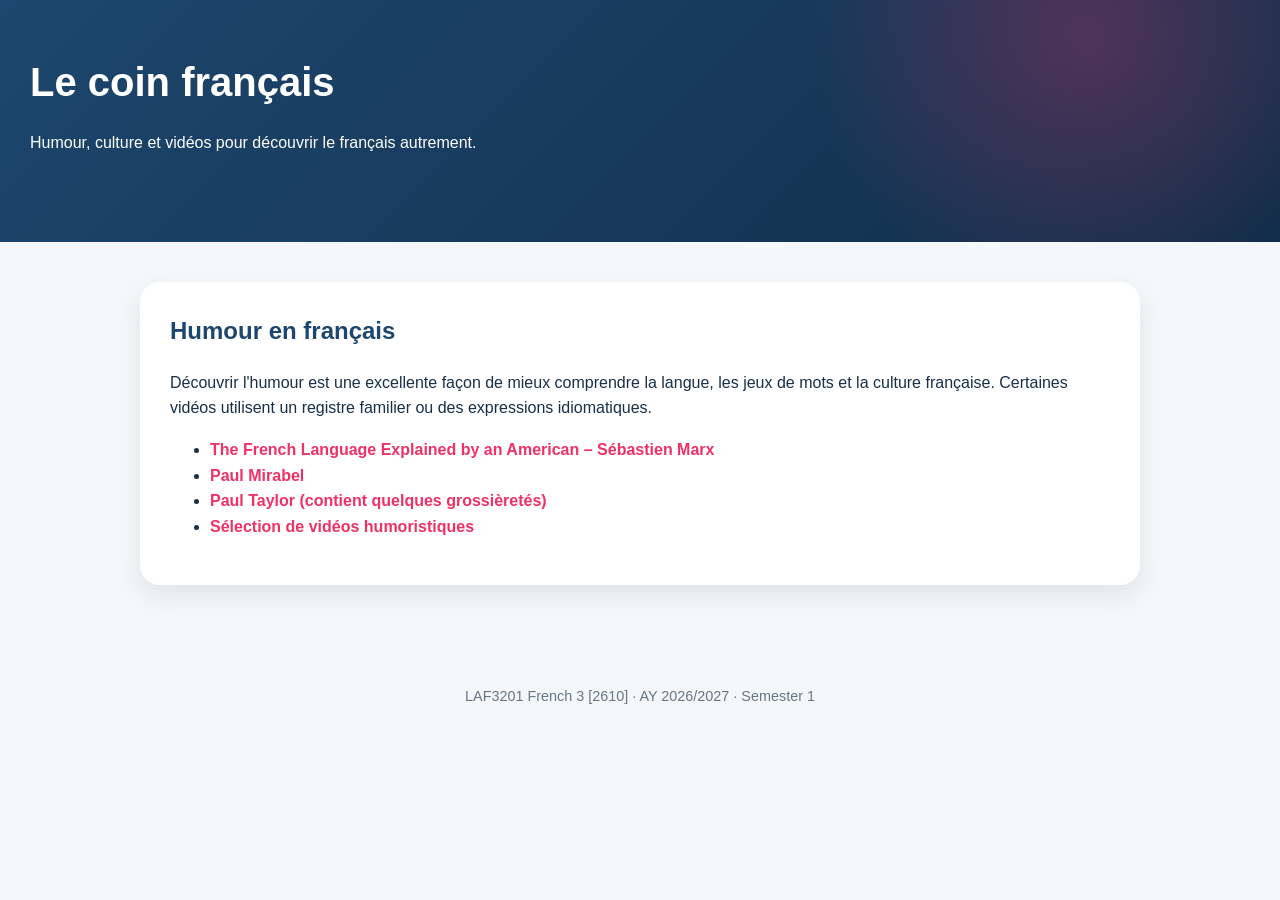
<file: le-coin-francais.html>
<!DOCTYPE html>
<html lang="fr">
<head>
  <meta charset="UTF-8">
  <meta name="viewport" content="width=device-width, initial-scale=1.0">

  <title>coin français</title>

  <style>
    body{
      font-family:Arial,Helvetica,sans-serif;
      background:#F4F7FA;
      color:#173047;
      margin:0;
      line-height:1.6;
    }

    header{
      padding:50px 30px 70px;
      color:white;
      background:
        radial-gradient(circle at 85% 15%, rgba(238,49,103,.28), transparent 25%),
        linear-gradient(135deg,#1D476E,#102D49);
    }

    main{
      max-width:1000px;
      margin:auto;
      padding:40px 20px;
    }

    .bloc{
      background:white;
      padding:30px;
      border-radius:20px;
      box-shadow:0 10px 25px rgba(0,0,0,.08);
      margin-bottom:30px;
    }

    h1{
      margin:0;
      font-size:2.5rem;
    }

    h2{
      color:#1D476E;
      margin-top:0;
    }

    a{
      color:#EE3167;
      text-decoration:none;
      font-weight:bold;
    }

    a:hover{
      text-decoration:underline;
    }

    footer{
      text-align:center;
      padding:30px;
      color:#667785;
      font-size:.9rem;
    }
  </style>
</head>

<body>

<header>
  <h1>Le coin français</h1>
  <p>Humour, culture et vidéos pour découvrir le français autrement.</p>
</header>

<main>

  <div class="bloc">
  <h2>Humour en français</h2>

  <p>
    Découvrir l'humour est une excellente façon de mieux comprendre la langue,
    les jeux de mots et la culture française. Certaines vidéos utilisent un
    registre familier ou des expressions idiomatiques.
  </p>

  <ul>
    <li>
      <a href="https://youtu.be/opOFm3KV1eI?is=YW0m01_oLUB5RE35" target="_blank" rel="noopener noreferrer">
        The French Language Explained by an American – Sébastien Marx
      </a>
    </li>

    <li>
      <a href="https://youtu.be/LTYFSYUjKNw?is=yg_677pwAe8lfxPC" target="_blank" rel="noopener noreferrer">
        Paul Mirabel
      </a>
    </li>

    <li>
      <a href="https://youtu.be/Pae2AMnmUVA?is=vYfQREprwZJCuKOo" target="_blank" rel="noopener noreferrer">
        Paul Taylor (contient quelques grossièretés)
      </a>
    </li>

    <li>
      <a href="https://youtube.com/playlist?list=PLIoImkPlL6eg_m9lLiCpWpp9hmZ3S5aCO&si=dOrp_lYdIMaDxgp_" target="_blank" rel="noopener noreferrer">
        Sélection de vidéos humoristiques
      </a>
    </li>
  </ul>
</div>

</main>

<footer>
  LAF3201 French 3 [2610] · AY 2026/2027 · Semester 1
</footer>

</body>
</html>
</file>
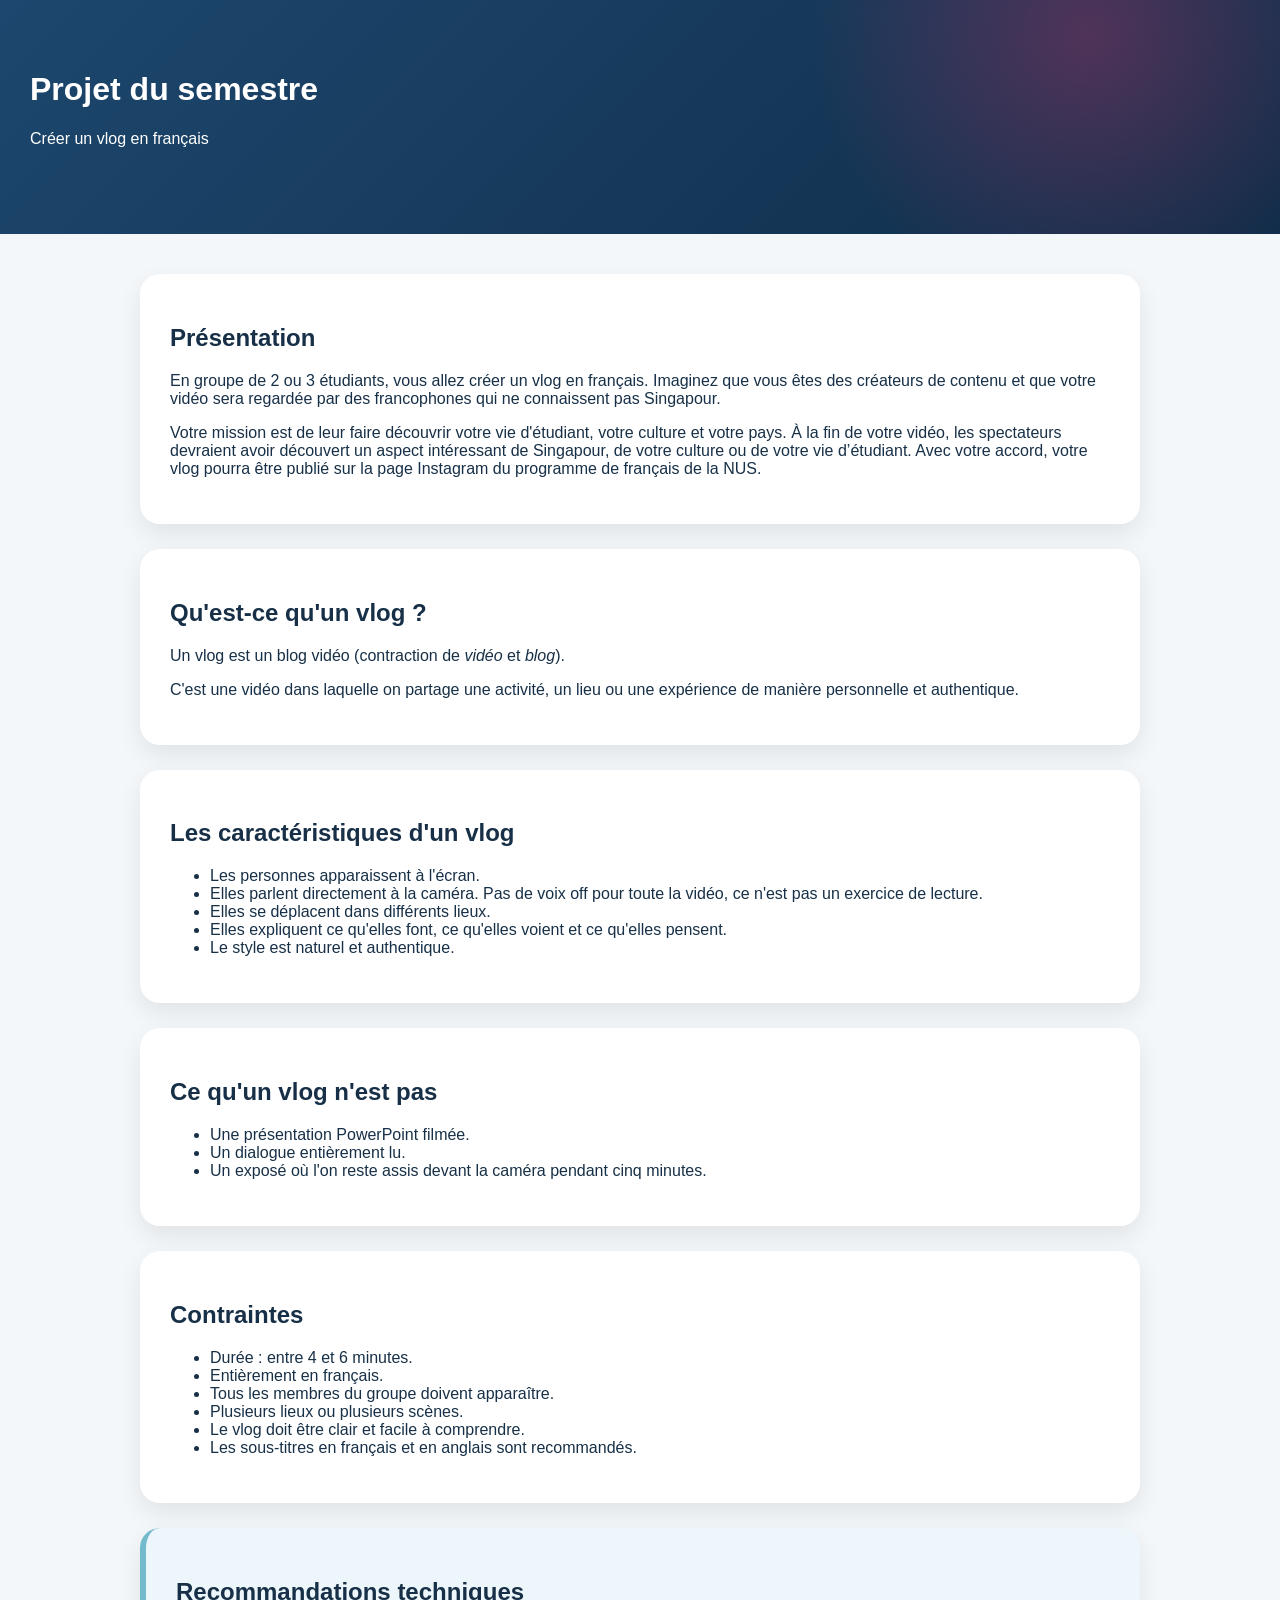
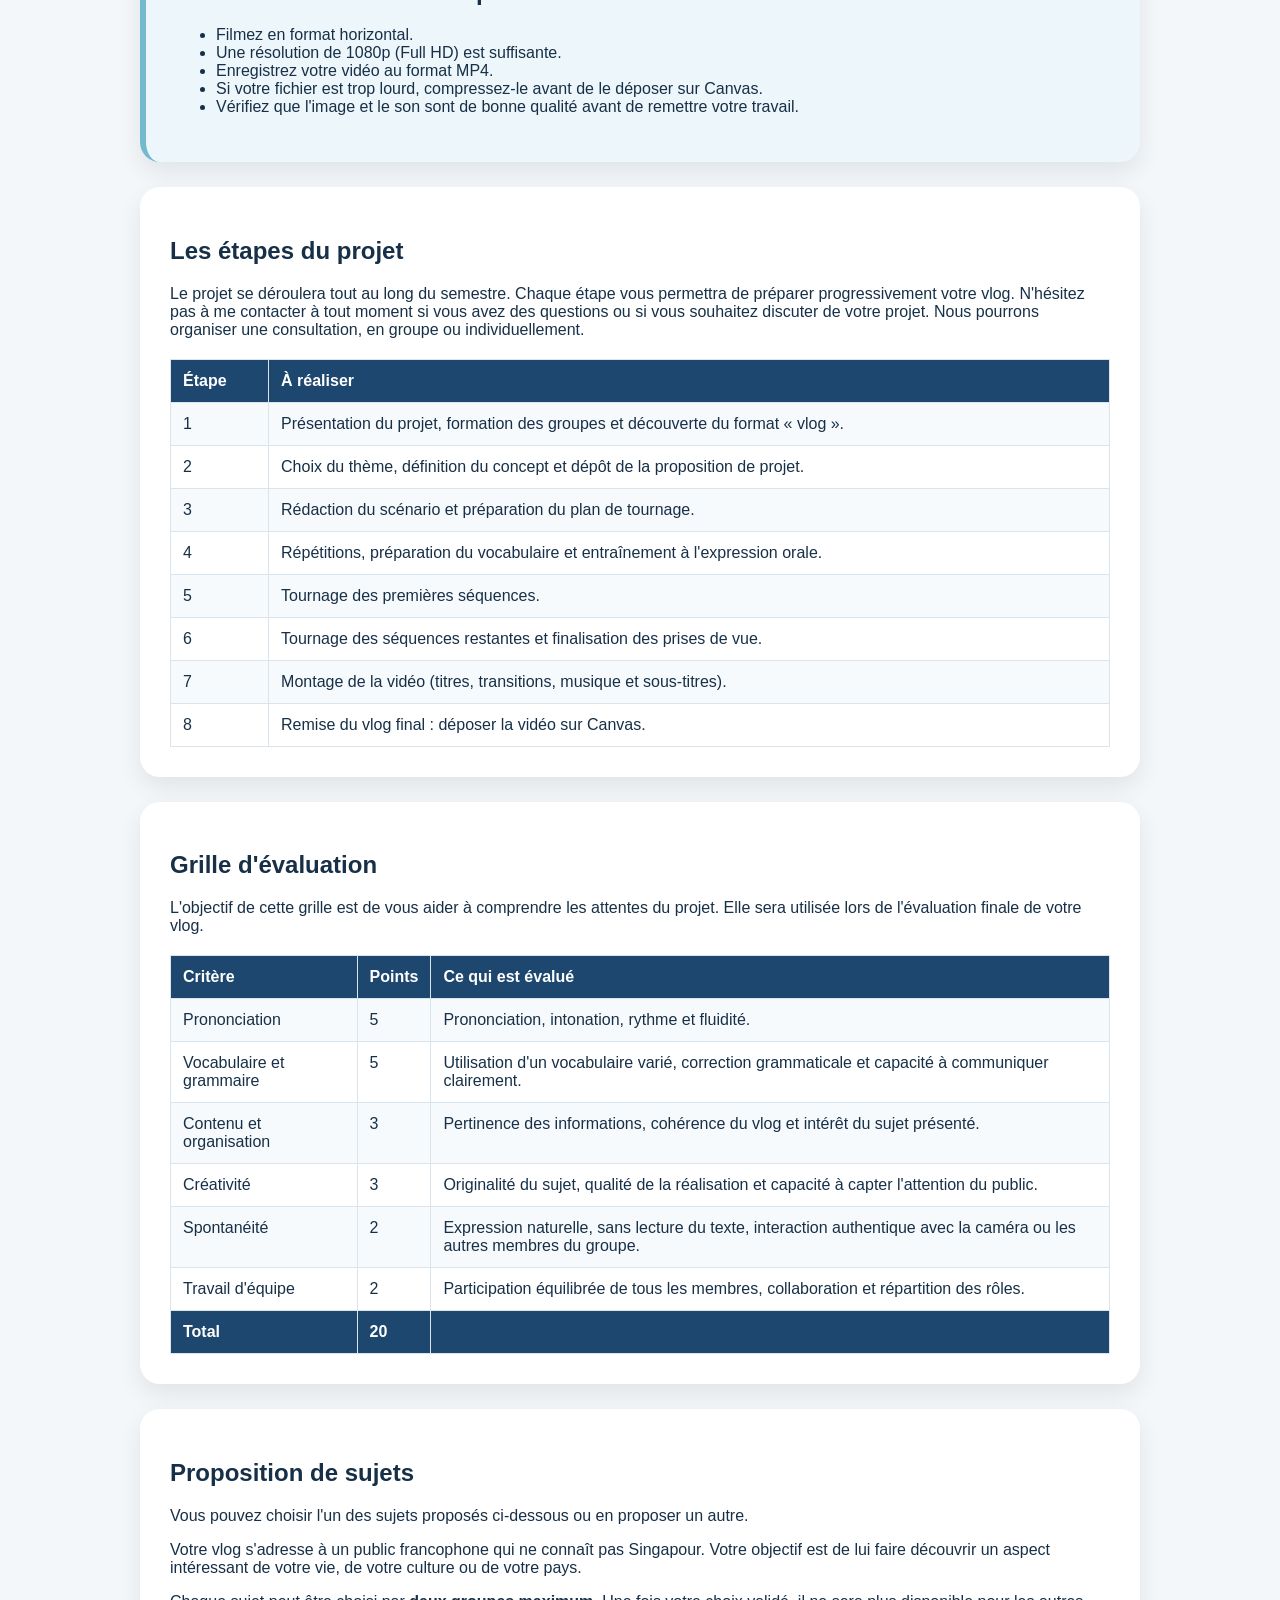
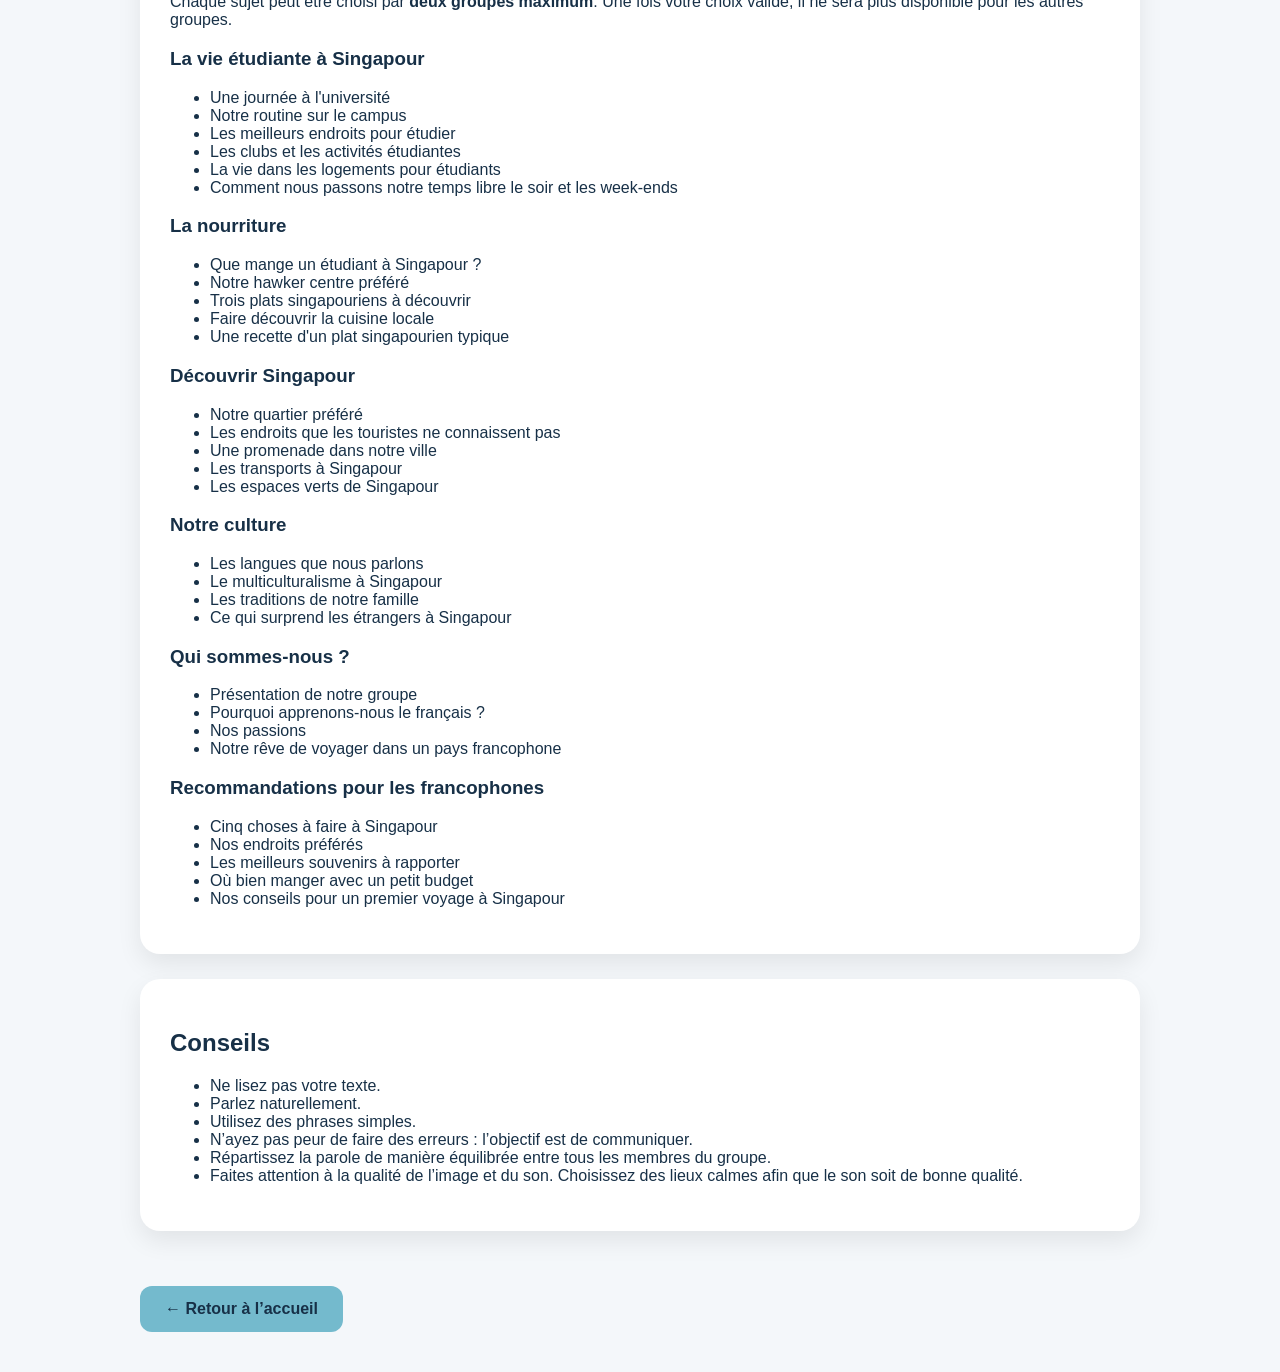
<file: projet.html>
<!DOCTYPE html>
<html lang="fr">
<head>
<meta charset="UTF-8">
<meta name="viewport" content="width=device-width, initial-scale=1.0">

<title>Projet - Créer un vlog en français</title>

<style>
body{
    font-family:Arial,Helvetica,sans-serif;
    background:#F4F7FA;
    color:#173047;
    margin:0;
}

header{
    padding:50px 30px 70px;
    color:white;
    background:
        radial-gradient(circle at 85% 15%, rgba(238,49,103,.28), transparent 25%),
        linear-gradient(135deg,#1D476E,#102D49);
}

main{
    max-width:1000px;
    margin:auto;
    padding:40px 20px;
}

section{
    background:white;
    padding:30px;
    border-radius:20px;
    box-shadow:0 10px 25px rgba(0,0,0,.08);
    margin-bottom:25px;
}
section.technique{
    background:#EDF6FA;
    border-left:6px solid #74BACD;
}
table{
    width:100%;
    border-collapse:collapse;
    margin-top:20px;
}

th,
td{
    padding:12px;
    border:1px solid #D9E4EC;
    text-align:left;
    vertical-align:top;
}

th{
    background:#1D476E;
    color:white;
}

tr:nth-child(even){
    background:#F7FAFC;
}
a{
    display:inline-block;
    margin-top:30px;
    padding:14px 25px;
    background:#74BACD;
    color:#173047;
    text-decoration:none;
    border-radius:12px;
    font-weight:bold;
}
</style>

</head>

<body>

<header>
<h1>Projet du semestre</h1>
<p>Créer un vlog en français</p>
</header>

<main>

<section>

<h2>Présentation</h2>

<p>
En groupe de 2 ou 3 étudiants, vous allez créer un vlog en français.
Imaginez que vous êtes des créateurs de contenu et que votre vidéo sera regardée par des francophones qui ne connaissent pas Singapour.
</p>

<p>
Votre mission est de leur faire découvrir votre vie d'étudiant, votre culture et votre pays.
À la fin de votre vidéo, les spectateurs devraient avoir découvert un aspect intéressant de Singapour, de votre culture ou de votre vie d’étudiant. Avec votre accord, votre vlog pourra être publié sur la page Instagram du programme de français de la NUS. 
</p>

</section>

<section>

<h2>Qu'est-ce qu'un vlog ?</h2>

<p>
Un vlog est un blog vidéo (contraction de <em>vidéo</em> et <em>blog</em>).
</p>

<p>
C'est une vidéo dans laquelle on partage une activité, un lieu ou une expérience de manière personnelle et authentique.
</p>

</section>

<section>

<h2>Les caractéristiques d'un vlog</h2>

<ul>
<li>Les personnes apparaissent à l'écran.</li>
<li>Elles parlent directement à la caméra. Pas de voix off pour toute la vidéo, ce n'est pas un exercice de lecture.</li>
<li>Elles se déplacent dans différents lieux.</li>
<li>Elles expliquent ce qu'elles font, ce qu'elles voient et ce qu'elles pensent.</li>
<li>Le style est naturel et authentique.</li>
</ul>

</section>

<section>

<h2>Ce qu'un vlog n'est pas</h2>

<ul>
<li>Une présentation PowerPoint filmée.</li>
<li>Un dialogue entièrement lu.</li>
<li>Un exposé où l'on reste assis devant la caméra pendant cinq minutes.</li>
</ul>

</section>

<section>

<h2>Contraintes</h2>

<ul>
<li>Durée : entre 4 et 6 minutes.</li>
<li>Entièrement en français.</li>
<li>Tous les membres du groupe doivent apparaître.</li>
<li>Plusieurs lieux ou plusieurs scènes.</li>
<li>Le vlog doit être clair et facile à comprendre.</li>
<li>Les sous-titres en français et en anglais sont recommandés.</li>
</ul>

</section>

<section class="technique">

<h2>Recommandations techniques</h2>

<ul>
<li>Filmez en format horizontal.</li>
<li>Une résolution de 1080p (Full HD) est suffisante.</li>
<li>Enregistrez votre vidéo au format MP4.</li>
<li>Si votre fichier est trop lourd, compressez-le avant de le déposer sur Canvas.</li>
<li>Vérifiez que l'image et le son sont de bonne qualité avant de remettre votre travail.</li>
</ul>

</section>
<section>

<h2>Les étapes du projet</h2>

<p>
Le projet se déroulera tout au long du semestre. Chaque étape vous permettra de préparer progressivement votre vlog. N'hésitez pas à me contacter à tout moment si vous avez des questions ou si vous souhaitez discuter de votre projet. Nous pourrons organiser une consultation, en groupe ou individuellement.
</p>

<table>

<tr>
<th>Étape</th>
<th>À réaliser</th>
</tr>

<tr>
<td>1</td>
<td>Présentation du projet, formation des groupes et découverte du format « vlog ».</td>
</tr>

<tr>
<td>2</td>
<td>Choix du thème, définition du concept et dépôt de la proposition de projet.</td>
</tr>

<tr>
<td>3</td>
<td>Rédaction du scénario et préparation du plan de tournage.</td>
</tr>

<tr>
<td>4</td>
<td>Répétitions, préparation du vocabulaire et entraînement à l'expression orale.</td>
</tr>

<tr>
<td>5</td>
<td>Tournage des premières séquences.</td>
</tr>

<tr>
<td>6</td>
<td>Tournage des séquences restantes et finalisation des prises de vue.</td>
</tr>

<tr>
<td>7</td>
<td>Montage de la vidéo (titres, transitions, musique et sous-titres).</td>
</tr>

<tr>
<td>8</td>
<td>Remise du vlog final : déposer la vidéo sur Canvas.</td>
</tr>

</table>

</section>
<section>

<h2>Grille d'évaluation</h2>

<p>
L'objectif de cette grille est de vous aider à comprendre les attentes du projet. Elle sera utilisée lors de l'évaluation finale de votre vlog.
</p>

<table>

<tr>
<th>Critère</th>
<th>Points</th>
<th>Ce qui est évalué</th>
</tr>

<tr>
<td>Prononciation</td>
<td>5</td>
<td>Prononciation, intonation, rythme et fluidité.</td>
</tr>

<tr>
<td>Vocabulaire et grammaire</td>
<td>5</td>
<td>Utilisation d'un vocabulaire varié, correction grammaticale et capacité à communiquer clairement.</td>
</tr>

<tr>
<td>Contenu et organisation</td>
<td>3</td>
<td>Pertinence des informations, cohérence du vlog et intérêt du sujet présenté.</td>
</tr>

<tr>
<td>Créativité</td>
<td>3</td>
<td>Originalité du sujet, qualité de la réalisation et capacité à capter l'attention du public.</td>
</tr>

<tr>
<td>Spontanéité</td>
<td>2</td>
<td>Expression naturelle, sans lecture du texte, interaction authentique avec la caméra ou les autres membres du groupe.</td>
</tr>

<tr>
<td>Travail d'équipe</td>
<td>2</td>
<td>Participation équilibrée de tous les membres, collaboration et répartition des rôles.</td>
</tr>

<tr>
<th>Total</th>
<th>20</th>
<th></th>
</tr>

</table>

</section>
<section>

<h2>Proposition de sujets</h2>

<p>
Vous pouvez choisir l'un des sujets proposés ci-dessous ou en proposer un autre.
</p>

<p>
Votre vlog s'adresse à un public francophone qui ne connaît pas Singapour. Votre objectif est de lui faire découvrir un aspect intéressant de votre vie, de votre culture ou de votre pays.
</p>

<p>
Chaque sujet peut être choisi par <strong>deux groupes maximum</strong>. Une fois votre choix validé, il ne sera plus disponible pour les autres groupes.
</p>

<h3>La vie étudiante à Singapour</h3>

<ul>
<li>Une journée à l'université</li>
<li>Notre routine sur le campus</li>
<li>Les meilleurs endroits pour étudier</li>
<li>Les clubs et les activités étudiantes</li>
<li>La vie dans les logements pour étudiants</li>
<li>Comment nous passons notre temps libre le soir et les week-ends</li>
</ul>

<h3>La nourriture</h3>

<ul>
<li>Que mange un étudiant à Singapour ?</li>
<li>Notre hawker centre préféré</li>
<li>Trois plats singapouriens à découvrir</li>
<li>Faire découvrir la cuisine locale</li>
<li>Une recette d'un plat singapourien typique</li>
</ul>

<h3>Découvrir Singapour</h3>

<ul>
<li>Notre quartier préféré</li>
<li>Les endroits que les touristes ne connaissent pas</li>
<li>Une promenade dans notre ville</li>
<li>Les transports à Singapour</li>
<li>Les espaces verts de Singapour</li>
</ul>

<h3>Notre culture</h3>

<ul>
<li>Les langues que nous parlons</li>
<li>Le multiculturalisme à Singapour</li>
<li>Les traditions de notre famille</li>
<li>Ce qui surprend les étrangers à Singapour</li>
</ul>

<h3>Qui sommes-nous ?</h3>

<ul>
<li>Présentation de notre groupe</li>
<li>Pourquoi apprenons-nous le français ?</li>
<li>Nos passions</li>
<li>Notre rêve de voyager dans un pays francophone</li>
</ul>

<h3>Recommandations pour les francophones</h3>

<ul>
<li>Cinq choses à faire à Singapour</li>
<li>Nos endroits préférés</li>
<li>Les meilleurs souvenirs à rapporter</li>
<li>Où bien manger avec un petit budget</li>
<li>Nos conseils pour un premier voyage à Singapour</li>
</ul>

</section>
    <section>

<h2>Conseils</h2>

<ul>
<li>Ne lisez pas votre texte.</li>
<li>Parlez naturellement.</li>
<li>Utilisez des phrases simples.</li>
<li>N’ayez pas peur de faire des erreurs : l’objectif est de communiquer.</li>
<li>Répartissez la parole de manière équilibrée entre tous les membres du groupe.</li>
<li>Faites attention à la qualité de l’image et du son. Choisissez des lieux calmes afin que le son soit de bonne qualité.</li>    
</ul>

</section>

<a class="retour" href="index.html">← Retour à l’accueil</a>

</main>

</body>
</html>
</file>
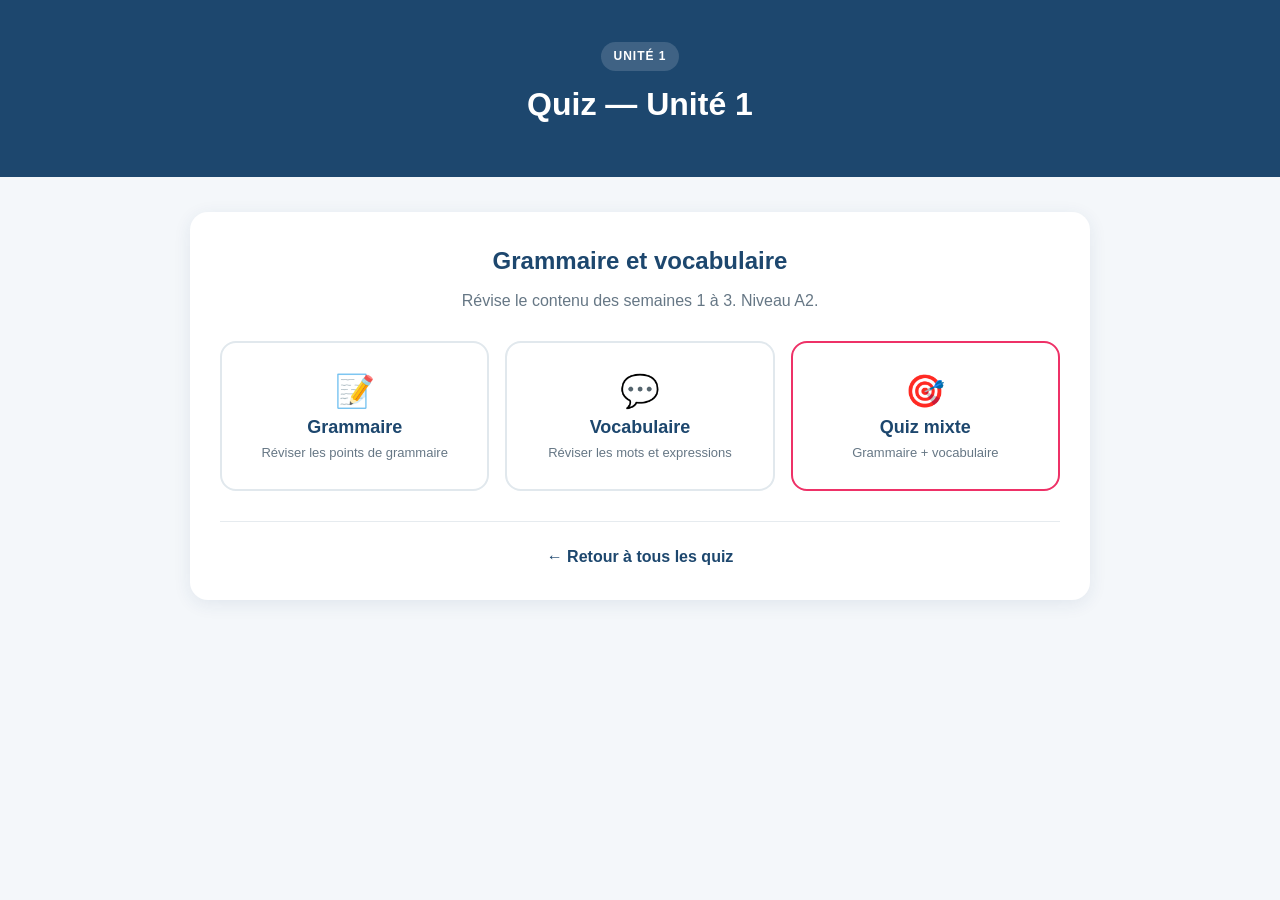
<file: quiz-unite1.html>
<!DOCTYPE html>
<html lang="fr">

<head>

  <meta charset="UTF-8">

  <meta name="viewport" content="width=device-width, initial-scale=1.0">

  <title>Quiz — Unité 1 | Le coin français</title>


  <style>

    /* =========================================================
       COULEURS DU SITE
       ========================================================= */

    :root {
      --bleu-fonce: #1D476E;
      --bleu-clair: #74BACD;
      --rose: #EE3167;
      --fond: #F4F7FA;
      --blanc: #FFFFFF;
      --texte: #173047;
      --gris: #667785;
      --vert: #36945F;
    }


    * {
      box-sizing: border-box;
    }


    body {
      margin: 0;

      font-family:
        Arial,
        Helvetica,
        sans-serif;

      background: var(--fond);

      color: var(--texte);

      line-height: 1.6;
    }


    .conteneur {
      width: min(900px, calc(100% - 32px));
      margin: auto;
    }



    /* =========================================================
       EN-TÊTE
       ========================================================= */

    header {
      background: var(--bleu-fonce);
      color: white;

      padding: 42px 20px;

      text-align: center;
    }


    header .unite-label {
      display: inline-block;

      padding: 5px 12px;

      margin-bottom: 8px;

      border-radius: 20px;

      background: rgba(255,255,255,0.15);

      font-size: 12px;
      font-weight: bold;

      letter-spacing: 1px;
    }


    header h1 {
      margin: 0 0 5px;

      font-size: 32px;
    }


    header p {
      margin: 0;

      opacity: 0.9;
    }



    /* =========================================================
       CONTENU
       ========================================================= */

    main {
      padding: 35px 0 60px;
    }


    .carte {
      background: var(--blanc);

      border-radius: 18px;

      padding: 30px;

      box-shadow:
        0 4px 18px
        rgba(29, 71, 110, 0.09);
    }



    /* =========================================================
       INTRODUCTION
       ========================================================= */

    .quiz-intro {
      text-align: center;

      margin-bottom: 28px;
    }


    .quiz-intro h2 {
      margin: 0 0 7px;

      color: var(--bleu-fonce);
    }


    .quiz-intro p {
      margin: 0;

      color: var(--gris);
    }



    /* =========================================================
       MENU DU QUIZ
       ========================================================= */

    #quiz-menu {
      display: grid;

      grid-template-columns:
        repeat(3, 1fr);

      gap: 16px;
    }


    .quiz-menu-btn {
      min-height: 150px;

      border: 2px solid #E1E8ED;

      background: white;

      border-radius: 16px;

      padding: 22px 15px;

      cursor: pointer;

      display: flex;

      flex-direction: column;

      align-items: center;

      justify-content: center;

      gap: 7px;

      color: var(--texte);

      font-family: inherit;

      transition:
        transform 0.2s,
        border-color 0.2s,
        box-shadow 0.2s;
    }


    .quiz-menu-btn:hover {
      transform: translateY(-3px);

      border-color: var(--bleu-clair);

      box-shadow:
        0 5px 14px
        rgba(29,71,110,0.08);
    }


    .quiz-menu-btn span {
      font-size: 32px;
    }


    .quiz-menu-btn strong {
      color: var(--bleu-fonce);

      font-size: 18px;
    }


    .quiz-menu-btn small {
      color: var(--gris);

      font-size: 13px;

      text-align: center;
    }


    .quiz-mixte {
      border-color: var(--rose);
    }



    /* =========================================================
       ÉLÉMENTS CACHÉS
       ========================================================= */

    .quiz-cache {
      display: none !important;
    }



    /* =========================================================
       HAUT DU QUIZ
       ========================================================= */

    .quiz-haut {
      display: flex;

      justify-content: space-between;

      align-items: center;

      gap: 15px;

      margin-bottom: 10px;

      color: var(--bleu-fonce);

      font-weight: bold;
    }



    /* =========================================================
       BARRE DE PROGRESSION
       ========================================================= */

    .quiz-barre {
      width: 100%;

      height: 8px;

      margin-bottom: 28px;

      overflow: hidden;

      background: #E5EBF0;

      border-radius: 20px;
    }


    #quiz-barre-progression {
      width: 0;

      height: 100%;

      background: var(--bleu-clair);

      transition: width 0.3s ease;
    }



    /* =========================================================
       QUESTION
       ========================================================= */

    #quiz-question {
      margin-bottom: 22px;

      color: var(--texte);

      font-size: 20px;

      font-weight: bold;

      line-height: 1.55;
    }



    /* =========================================================
       RÉPONSES
       ========================================================= */

    #quiz-reponses {
      display: grid;

      gap: 11px;
    }


    .quiz-reponse {
      width: 100%;

      padding: 14px 16px;

      border: 2px solid #DDE5EB;

      border-radius: 12px;

      background: white;

      color: var(--texte);

      font-family: inherit;

      font-size: 16px;

      line-height: 1.4;

      text-align: left;

      cursor: pointer;

      transition:
        border-color 0.15s,
        background 0.15s,
        transform 0.15s;
    }


    .quiz-reponse:hover:not(:disabled) {
      border-color: var(--bleu-clair);

      background: #F8FBFD;

      transform: translateX(2px);
    }


    .quiz-reponse:disabled {
      cursor: default;

      opacity: 1;
    }



    /* BONNE RÉPONSE */

    .quiz-reponse.correct {
      border-color: var(--vert);

      background: #EAF7EF;
    }



    /* MAUVAISE RÉPONSE */

    .quiz-reponse.incorrect {
      border-color: var(--rose);

      background: #FFF0F4;
    }



    /* =========================================================
       FEEDBACK
       ========================================================= */

    #quiz-feedback {
      min-height: 20px;

      margin-top: 18px;
    }


    .feedback-correct {
      padding: 14px 16px;

      border-left: 4px solid var(--vert);

      border-radius: 8px;

      background: #EAF7EF;

      color: #257447;

      font-weight: bold;
    }


    .feedback-incorrect {
      padding: 14px 16px;

      border-left: 4px solid var(--rose);

      border-radius: 8px;

      background: #FFF0F4;

      color: #C82856;

      font-weight: bold;
    }


    .explication-quiz {
      display: block;

      margin-top: 6px;

      color: var(--gris);

      font-weight: normal;
    }



    /* =========================================================
       BOUTON SUIVANT
       ========================================================= */

    .quiz-actions {
      margin-top: 20px;

      text-align: right;
    }


    .quiz-suivant {
      padding: 12px 20px;

      border: none;

      border-radius: 10px;

      background: var(--bleu-fonce);

      color: white;

      font-family: inherit;

      font-size: 15px;

      font-weight: bold;

      cursor: pointer;
    }


    .quiz-suivant:hover {
      opacity: 0.92;
    }



    /* =========================================================
       RÉSULTAT
       ========================================================= */

    #quiz-resultat {
      padding: 15px 5px;

      text-align: center;
    }


    #quiz-resultat h2 {
      color: var(--bleu-fonce);

      font-size: 26px;
    }


    .quiz-note {
      margin: 15px 0 0;

      color: var(--bleu-fonce);

      font-size: 48px;

      font-weight: bold;
    }


    .quiz-pourcentage {
      margin-bottom: 18px;

      color: var(--rose);

      font-size: 24px;

      font-weight: bold;
    }


    #quiz-resultat p {
      max-width: 600px;

      margin:
        0 auto 22px;

      color: var(--gris);
    }


    .quiz-recommencer,
    .quiz-retour-menu {
      margin: 5px;

      padding: 12px 18px;

      border: none;

      border-radius: 10px;

      font-family: inherit;

      font-size: 14px;

      font-weight: bold;

      cursor: pointer;
    }


    .quiz-recommencer {
      background: var(--rose);

      color: white;
    }


    .quiz-retour-menu {
      background: #EAF0F4;

      color: var(--bleu-fonce);
    }



    /* =========================================================
       RETOUR AUX UNITÉS
       ========================================================= */

    .retour {
      margin-top: 30px;

      padding-top: 22px;

      border-top: 1px solid #E6EBEF;

      text-align: center;
    }


    .retour a {
      color: var(--bleu-fonce);

      font-weight: bold;

      text-decoration: none;
    }


    .retour a:hover {
      text-decoration: underline;
    }



    /* =========================================================
       MOBILE / IPAD
       ========================================================= */

    @media (max-width: 700px) {

      header {
        padding: 32px 16px;
      }


      header h1 {
        font-size: 27px;
      }


      main {
        padding-top: 22px;
      }


      .carte {
        padding: 22px 16px;
      }


      #quiz-menu {
        grid-template-columns: 1fr;
      }


      .quiz-menu-btn {
        min-height: 115px;
      }


      #quiz-question {
        font-size: 18px;
      }


      .quiz-haut {
        font-size: 14px;
      }


      .quiz-actions {
        text-align: center;
      }


      .quiz-suivant {
        width: 100%;
      }

    }

  </style>

</head>



<body>


<!-- =========================================================
     EN-TÊTE
     ========================================================= -->

<header>

  <div class="conteneur">

    <span class="unite-label">
      UNITÉ 1
    </span>

    <h1>
      Quiz — Unité 1
    </h1>

  </div>

</header>



<!-- =========================================================
     CONTENU
     ========================================================= -->

<main class="conteneur">


  <section
    id="quiz-section"
    class="carte">


    <!-- =====================================================
         INTRODUCTION
         ===================================================== -->

    <div class="quiz-intro">

      <h2>
        Grammaire et vocabulaire
      </h2>

      <p>
        Révise le contenu des semaines 1 à 3.
        Niveau A2.
      </p>

    </div>



    <!-- =====================================================
         MENU DU QUIZ
         ===================================================== -->

    <div id="quiz-menu">


      <!-- GRAMMAIRE -->

      <button
        type="button"
        class="quiz-menu-btn"
        onclick="demarrerQuiz('grammaire')">

        <span>
          📝
        </span>

        <strong>
          Grammaire
        </strong>

        <small>
          Réviser les points de grammaire
        </small>

      </button>



      <!-- VOCABULAIRE -->

      <button
        type="button"
        class="quiz-menu-btn"
        onclick="demarrerQuiz('vocabulaire')">

        <span>
          💬
        </span>

        <strong>
          Vocabulaire
        </strong>

        <small>
          Réviser les mots et expressions
        </small>

      </button>



      <!-- QUIZ MIXTE -->

      <button
        type="button"
        class="quiz-menu-btn quiz-mixte"
        onclick="demarrerQuiz('mixte')">

        <span>
          🎯
        </span>

        <strong>
          Quiz mixte
        </strong>

        <small>
          Grammaire + vocabulaire
        </small>

      </button>


    </div>



    <!-- =====================================================
         ZONE DES QUESTIONS
         ===================================================== -->

    <div
      id="quiz-jeu"
      class="quiz-cache">


      <!-- PROGRESSION + SCORE -->

      <div class="quiz-haut">

        <span id="quiz-progression">
          Question 1
        </span>

        <span id="quiz-score">
          Score : 0
        </span>

      </div>



      <!-- BARRE DE PROGRESSION -->

      <div class="quiz-barre">

        <div
          id="quiz-barre-progression">
        </div>

      </div>



      <!-- QUESTION -->

      <div id="quiz-question">
      </div>



      <!-- RÉPONSES CLIQUABLES -->

      <div id="quiz-reponses">
      </div>



      <!-- CORRECTION / EXPLICATION -->

      <div
        id="quiz-feedback"
        aria-live="polite">
      </div>



      <!-- QUESTION SUIVANTE -->

      <div class="quiz-actions">

        <button
          type="button"
          id="quiz-suivant"
          class="quiz-suivant quiz-cache"
          onclick="questionSuivante()">

          Question suivante →

        </button>

      </div>


    </div>



    <!-- =====================================================
         RÉSULTAT FINAL
         ===================================================== -->

    <div
      id="quiz-resultat"
      class="quiz-cache">
    </div>



    <!-- =====================================================
         RETOUR PAGE GÉNÉRALE
         ===================================================== -->

    <div class="retour">

      <a href="quiz.html">
        ← Retour à tous les quiz
      </a>

    </div>


  </section>


</main>



<!-- =========================================================
     DONNÉES DU QUIZ
     
     IMPORTANT :
     quiz-unite1-data.js doit être chargé AVANT quiz.js
     ========================================================= -->

<script src="quiz-unite1-data.js"></script>

<script src="quiz.js"></script>


</body>

</html>
</file>
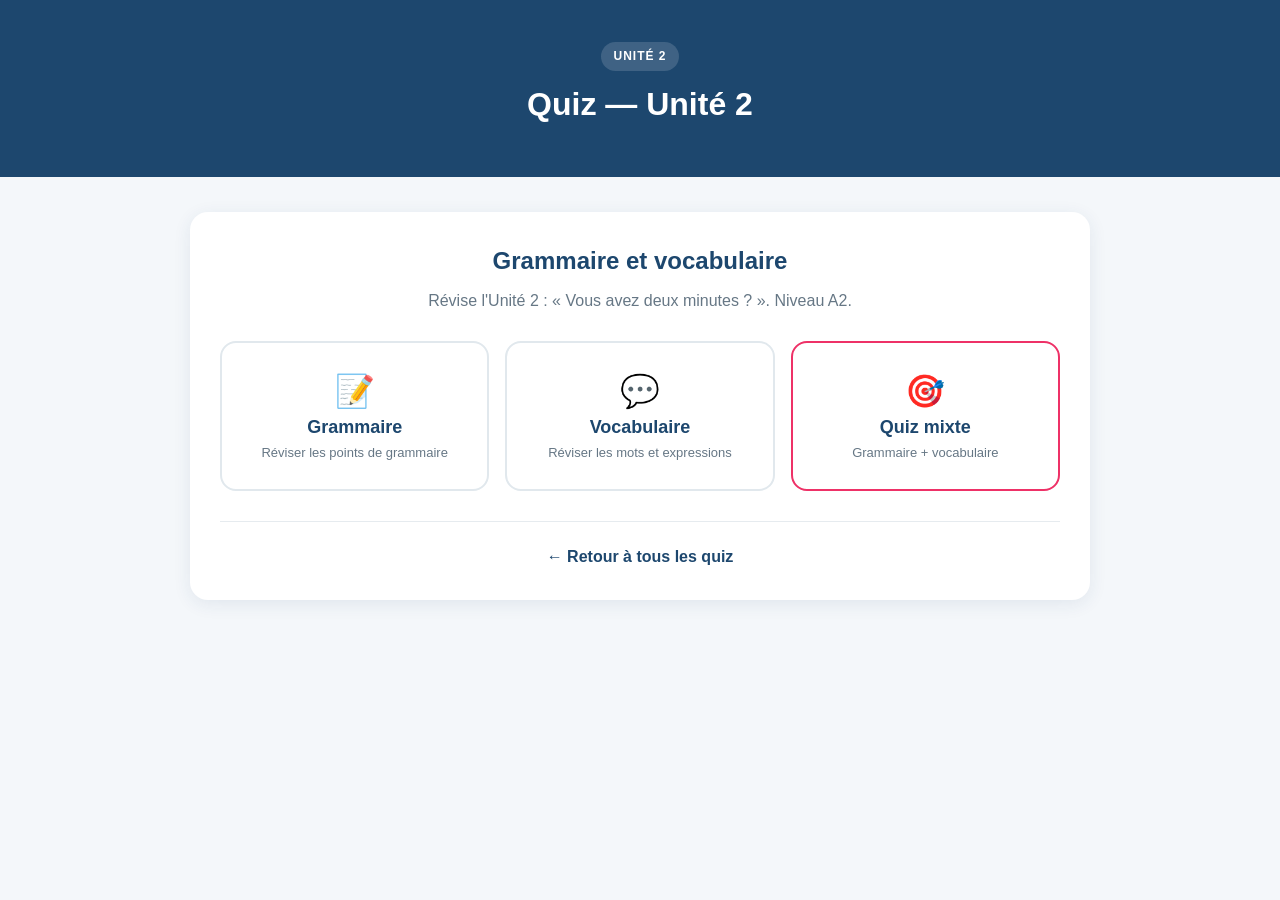
<file: quiz-unite2.html>
<!DOCTYPE html>
<html lang="fr">

<head>

  <meta charset="UTF-8">

  <meta name="viewport" content="width=device-width, initial-scale=1.0">

<title>Quiz — Unité 2 | Le coin français</title>


  <style>

    /* =========================================================
       COULEURS DU SITE
       ========================================================= */

    :root {
      --bleu-fonce: #1D476E;
      --bleu-clair: #74BACD;
      --rose: #EE3167;
      --fond: #F4F7FA;
      --blanc: #FFFFFF;
      --texte: #173047;
      --gris: #667785;
      --vert: #36945F;
    }


    * {
      box-sizing: border-box;
    }


    body {
      margin: 0;

      font-family:
        Arial,
        Helvetica,
        sans-serif;

      background: var(--fond);

      color: var(--texte);

      line-height: 1.6;
    }


    .conteneur {
      width: min(900px, calc(100% - 32px));
      margin: auto;
    }



    /* =========================================================
       EN-TÊTE
       ========================================================= */

    header {
      background: var(--bleu-fonce);
      color: white;

      padding: 42px 20px;

      text-align: center;
    }


    header .unite-label {
      display: inline-block;

      padding: 5px 12px;

      margin-bottom: 8px;

      border-radius: 20px;

      background: rgba(255,255,255,0.15);

      font-size: 12px;
      font-weight: bold;

      letter-spacing: 1px;
    }


    header h1 {
      margin: 0 0 5px;

      font-size: 32px;
    }


    header p {
      margin: 0;

      opacity: 0.9;
    }



    /* =========================================================
       CONTENU
       ========================================================= */

    main {
      padding: 35px 0 60px;
    }


    .carte {
      background: var(--blanc);

      border-radius: 18px;

      padding: 30px;

      box-shadow:
        0 4px 18px
        rgba(29, 71, 110, 0.09);
    }



    /* =========================================================
       INTRODUCTION
       ========================================================= */

    .quiz-intro {
      text-align: center;

      margin-bottom: 28px;
    }


    .quiz-intro h2 {
      margin: 0 0 7px;

      color: var(--bleu-fonce);
    }


    .quiz-intro p {
      margin: 0;

      color: var(--gris);
    }



    /* =========================================================
       MENU DU QUIZ
       ========================================================= */

    #quiz-menu {
      display: grid;

      grid-template-columns:
        repeat(3, 1fr);

      gap: 16px;
    }


    .quiz-menu-btn {
      min-height: 150px;

      border: 2px solid #E1E8ED;

      background: white;

      border-radius: 16px;

      padding: 22px 15px;

      cursor: pointer;

      display: flex;

      flex-direction: column;

      align-items: center;

      justify-content: center;

      gap: 7px;

      color: var(--texte);

      font-family: inherit;

      transition:
        transform 0.2s,
        border-color 0.2s,
        box-shadow 0.2s;
    }


    .quiz-menu-btn:hover {
      transform: translateY(-3px);

      border-color: var(--bleu-clair);

      box-shadow:
        0 5px 14px
        rgba(29,71,110,0.08);
    }


    .quiz-menu-btn span {
      font-size: 32px;
    }


    .quiz-menu-btn strong {
      color: var(--bleu-fonce);

      font-size: 18px;
    }


    .quiz-menu-btn small {
      color: var(--gris);

      font-size: 13px;

      text-align: center;
    }


    .quiz-mixte {
      border-color: var(--rose);
    }



    /* =========================================================
       ÉLÉMENTS CACHÉS
       ========================================================= */

    .quiz-cache {
      display: none !important;
    }



    /* =========================================================
       HAUT DU QUIZ
       ========================================================= */

    .quiz-haut {
      display: flex;

      justify-content: space-between;

      align-items: center;

      gap: 15px;

      margin-bottom: 10px;

      color: var(--bleu-fonce);

      font-weight: bold;
    }



    /* =========================================================
       BARRE DE PROGRESSION
       ========================================================= */

    .quiz-barre {
      width: 100%;

      height: 8px;

      margin-bottom: 28px;

      overflow: hidden;

      background: #E5EBF0;

      border-radius: 20px;
    }


    #quiz-barre-progression {
      width: 0;

      height: 100%;

      background: var(--bleu-clair);

      transition: width 0.3s ease;
    }



    /* =========================================================
       QUESTION
       ========================================================= */

    #quiz-question {
      margin-bottom: 22px;

      color: var(--texte);

      font-size: 20px;

      font-weight: bold;

      line-height: 1.55;
    }



    /* =========================================================
       RÉPONSES
       ========================================================= */

    #quiz-reponses {
      display: grid;

      gap: 11px;
    }


    .quiz-reponse {
      width: 100%;

      padding: 14px 16px;

      border: 2px solid #DDE5EB;

      border-radius: 12px;

      background: white;

      color: var(--texte);

      font-family: inherit;

      font-size: 16px;

      line-height: 1.4;

      text-align: left;

      cursor: pointer;

      transition:
        border-color 0.15s,
        background 0.15s,
        transform 0.15s;
    }


    .quiz-reponse:hover:not(:disabled) {
      border-color: var(--bleu-clair);

      background: #F8FBFD;

      transform: translateX(2px);
    }


    .quiz-reponse:disabled {
      cursor: default;

      opacity: 1;
    }



    /* BONNE RÉPONSE */

    .quiz-reponse.correct {
      border-color: var(--vert);

      background: #EAF7EF;
    }



    /* MAUVAISE RÉPONSE */

    .quiz-reponse.incorrect {
      border-color: var(--rose);

      background: #FFF0F4;
    }



    /* =========================================================
       FEEDBACK
       ========================================================= */

    #quiz-feedback {
      min-height: 20px;

      margin-top: 18px;
    }


    .feedback-correct {
      padding: 14px 16px;

      border-left: 4px solid var(--vert);

      border-radius: 8px;

      background: #EAF7EF;

      color: #257447;

      font-weight: bold;
    }


    .feedback-incorrect {
      padding: 14px 16px;

      border-left: 4px solid var(--rose);

      border-radius: 8px;

      background: #FFF0F4;

      color: #C82856;

      font-weight: bold;
    }


    .explication-quiz {
      display: block;

      margin-top: 6px;

      color: var(--gris);

      font-weight: normal;
    }



    /* =========================================================
       BOUTON SUIVANT
       ========================================================= */

    .quiz-actions {
      margin-top: 20px;

      text-align: right;
    }


    .quiz-suivant {
      padding: 12px 20px;

      border: none;

      border-radius: 10px;

      background: var(--bleu-fonce);

      color: white;

      font-family: inherit;

      font-size: 15px;

      font-weight: bold;

      cursor: pointer;
    }


    .quiz-suivant:hover {
      opacity: 0.92;
    }



    /* =========================================================
       RÉSULTAT
       ========================================================= */

    #quiz-resultat {
      padding: 15px 5px;

      text-align: center;
    }


    #quiz-resultat h2 {
      color: var(--bleu-fonce);

      font-size: 26px;
    }


    .quiz-note {
      margin: 15px 0 0;

      color: var(--bleu-fonce);

      font-size: 48px;

      font-weight: bold;
    }


    .quiz-pourcentage {
      margin-bottom: 18px;

      color: var(--rose);

      font-size: 24px;

      font-weight: bold;
    }


    #quiz-resultat p {
      max-width: 600px;

      margin:
        0 auto 22px;

      color: var(--gris);
    }


    .quiz-recommencer,
    .quiz-retour-menu {
      margin: 5px;

      padding: 12px 18px;

      border: none;

      border-radius: 10px;

      font-family: inherit;

      font-size: 14px;

      font-weight: bold;

      cursor: pointer;
    }


    .quiz-recommencer {
      background: var(--rose);

      color: white;
    }


    .quiz-retour-menu {
      background: #EAF0F4;

      color: var(--bleu-fonce);
    }



    /* =========================================================
       RETOUR AUX UNITÉS
       ========================================================= */

    .retour {
      margin-top: 30px;

      padding-top: 22px;

      border-top: 1px solid #E6EBEF;

      text-align: center;
    }


    .retour a {
      color: var(--bleu-fonce);

      font-weight: bold;

      text-decoration: none;
    }


    .retour a:hover {
      text-decoration: underline;
    }



    /* =========================================================
       MOBILE / IPAD
       ========================================================= */

    @media (max-width: 700px) {

      header {
        padding: 32px 16px;
      }


      header h1 {
        font-size: 27px;
      }


      main {
        padding-top: 22px;
      }


      .carte {
        padding: 22px 16px;
      }


      #quiz-menu {
        grid-template-columns: 1fr;
      }


      .quiz-menu-btn {
        min-height: 115px;
      }


      #quiz-question {
        font-size: 18px;
      }


      .quiz-haut {
        font-size: 14px;
      }


      .quiz-actions {
        text-align: center;
      }


      .quiz-suivant {
        width: 100%;
      }

    }

  </style>

</head>



<body>


<!-- =========================================================
     EN-TÊTE
     ========================================================= -->

<header>

  <div class="conteneur">

   <span class="unite-label">
  UNITÉ 2
</span>

<h1>
  Quiz — Unité 2
</h1>

  </div>

</header>



<!-- =========================================================
     CONTENU
     ========================================================= -->

<main class="conteneur">


  <section
    id="quiz-section"
    class="carte">


    <!-- =====================================================
         INTRODUCTION
         ===================================================== -->

    <div class="quiz-intro">

      <h2>
        Grammaire et vocabulaire
      </h2>

     <p>
  Révise l'Unité 2 : « Vous avez deux minutes ? ».
  Niveau A2.
</p>

    </div>



    <!-- =====================================================
         MENU DU QUIZ
         ===================================================== -->

    <div id="quiz-menu">


      <!-- GRAMMAIRE -->

      <button
        type="button"
        class="quiz-menu-btn"
        onclick="demarrerQuiz('grammaire')">

        <span>
          📝
        </span>

        <strong>
          Grammaire
        </strong>

        <small>
          Réviser les points de grammaire
        </small>

      </button>



      <!-- VOCABULAIRE -->

      <button
        type="button"
        class="quiz-menu-btn"
        onclick="demarrerQuiz('vocabulaire')">

        <span>
          💬
        </span>

        <strong>
          Vocabulaire
        </strong>

        <small>
          Réviser les mots et expressions
        </small>

      </button>



      <!-- QUIZ MIXTE -->

      <button
        type="button"
        class="quiz-menu-btn quiz-mixte"
        onclick="demarrerQuiz('mixte')">

        <span>
          🎯
        </span>

        <strong>
          Quiz mixte
        </strong>

        <small>
          Grammaire + vocabulaire
        </small>

      </button>


    </div>



    <!-- =====================================================
         ZONE DES QUESTIONS
         ===================================================== -->

    <div
      id="quiz-jeu"
      class="quiz-cache">


      <!-- PROGRESSION + SCORE -->

      <div class="quiz-haut">

        <span id="quiz-progression">
          Question 1
        </span>

        <span id="quiz-score">
          Score : 0
        </span>

      </div>



      <!-- BARRE DE PROGRESSION -->

      <div class="quiz-barre">

        <div
          id="quiz-barre-progression">
        </div>

      </div>



      <!-- QUESTION -->

      <div id="quiz-question">
      </div>



      <!-- RÉPONSES CLIQUABLES -->

      <div id="quiz-reponses">
      </div>



      <!-- CORRECTION / EXPLICATION -->

      <div
        id="quiz-feedback"
        aria-live="polite">
      </div>



      <!-- QUESTION SUIVANTE -->

      <div class="quiz-actions">

        <button
          type="button"
          id="quiz-suivant"
          class="quiz-suivant quiz-cache"
          onclick="questionSuivante()">

          Question suivante →

        </button>

      </div>


    </div>



    <!-- =====================================================
         RÉSULTAT FINAL
         ===================================================== -->

    <div
      id="quiz-resultat"
      class="quiz-cache">
    </div>



    <!-- =====================================================
         RETOUR PAGE GÉNÉRALE
         ===================================================== -->

    <div class="retour">

      <a href="quiz.html">
        ← Retour à tous les quiz
      </a>

    </div>


  </section>


</main>



<!-- =========================================================
     DONNÉES DU QUIZ
     
     IMPORTANT :
     quiz-unite1-data.js doit être chargé AVANT quiz.js
     ========================================================= -->

<script src="quiz-unite2-data.js"></script>

<script src="quiz.js"></script>


</body>

</html>
</file>
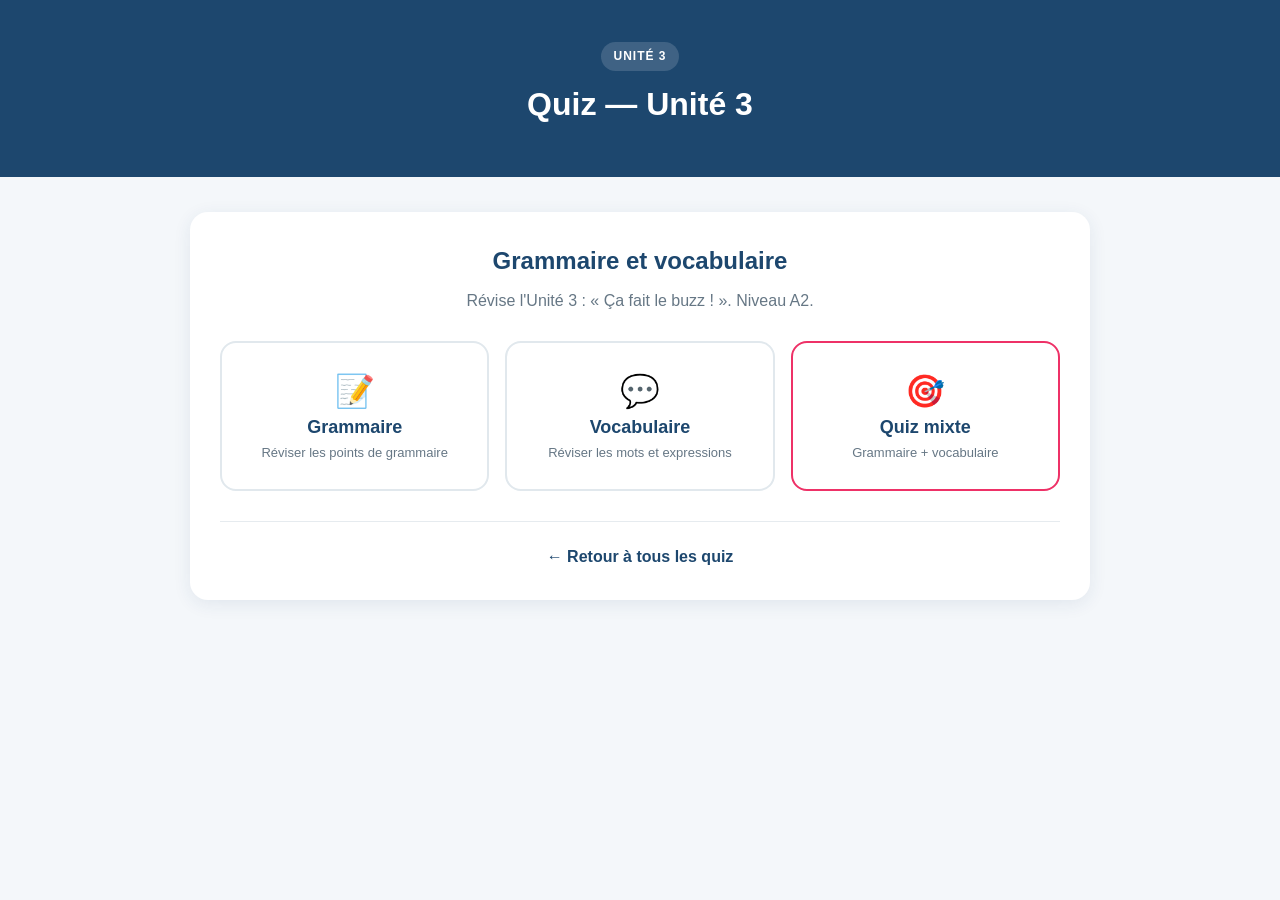
<file: quiz-unite3.html>
<!DOCTYPE html>
<html lang="fr">

<head>

  <meta charset="UTF-8">

  <meta name="viewport" content="width=device-width, initial-scale=1.0">

<title>Quiz — Unité 3 | Le coin français</title>


  <style>

    /* =========================================================
       COULEURS DU SITE
       ========================================================= */

    :root {
      --bleu-fonce: #1D476E;
      --bleu-clair: #74BACD;
      --rose: #EE3167;
      --fond: #F4F7FA;
      --blanc: #FFFFFF;
      --texte: #173047;
      --gris: #667785;
      --vert: #36945F;
    }


    * {
      box-sizing: border-box;
    }


    body {
      margin: 0;

      font-family:
        Arial,
        Helvetica,
        sans-serif;

      background: var(--fond);

      color: var(--texte);

      line-height: 1.6;
    }


    .conteneur {
      width: min(900px, calc(100% - 32px));
      margin: auto;
    }



    /* =========================================================
       EN-TÊTE
       ========================================================= */

    header {
      background: var(--bleu-fonce);
      color: white;

      padding: 42px 20px;

      text-align: center;
    }


    header .unite-label {
      display: inline-block;

      padding: 5px 12px;

      margin-bottom: 8px;

      border-radius: 20px;

      background: rgba(255,255,255,0.15);

      font-size: 12px;
      font-weight: bold;

      letter-spacing: 1px;
    }


    header h1 {
      margin: 0 0 5px;

      font-size: 32px;
    }


    header p {
      margin: 0;

      opacity: 0.9;
    }



    /* =========================================================
       CONTENU
       ========================================================= */

    main {
      padding: 35px 0 60px;
    }


    .carte {
      background: var(--blanc);

      border-radius: 18px;

      padding: 30px;

      box-shadow:
        0 4px 18px
        rgba(29, 71, 110, 0.09);
    }



    /* =========================================================
       INTRODUCTION
       ========================================================= */

    .quiz-intro {
      text-align: center;

      margin-bottom: 28px;
    }


    .quiz-intro h2 {
      margin: 0 0 7px;

      color: var(--bleu-fonce);
    }


    .quiz-intro p {
      margin: 0;

      color: var(--gris);
    }



    /* =========================================================
       MENU DU QUIZ
       ========================================================= */

    #quiz-menu {
      display: grid;

      grid-template-columns:
        repeat(3, 1fr);

      gap: 16px;
    }


    .quiz-menu-btn {
      min-height: 150px;

      border: 2px solid #E1E8ED;

      background: white;

      border-radius: 16px;

      padding: 22px 15px;

      cursor: pointer;

      display: flex;

      flex-direction: column;

      align-items: center;

      justify-content: center;

      gap: 7px;

      color: var(--texte);

      font-family: inherit;

      transition:
        transform 0.2s,
        border-color 0.2s,
        box-shadow 0.2s;
    }


    .quiz-menu-btn:hover {
      transform: translateY(-3px);

      border-color: var(--bleu-clair);

      box-shadow:
        0 5px 14px
        rgba(29,71,110,0.08);
    }


    .quiz-menu-btn span {
      font-size: 32px;
    }


    .quiz-menu-btn strong {
      color: var(--bleu-fonce);

      font-size: 18px;
    }


    .quiz-menu-btn small {
      color: var(--gris);

      font-size: 13px;

      text-align: center;
    }


    .quiz-mixte {
      border-color: var(--rose);
    }



    /* =========================================================
       ÉLÉMENTS CACHÉS
       ========================================================= */

    .quiz-cache {
      display: none !important;
    }



    /* =========================================================
       HAUT DU QUIZ
       ========================================================= */

    .quiz-haut {
      display: flex;

      justify-content: space-between;

      align-items: center;

      gap: 15px;

      margin-bottom: 10px;

      color: var(--bleu-fonce);

      font-weight: bold;
    }



    /* =========================================================
       BARRE DE PROGRESSION
       ========================================================= */

    .quiz-barre {
      width: 100%;

      height: 8px;

      margin-bottom: 28px;

      overflow: hidden;

      background: #E5EBF0;

      border-radius: 20px;
    }


    #quiz-barre-progression {
      width: 0;

      height: 100%;

      background: var(--bleu-clair);

      transition: width 0.3s ease;
    }



    /* =========================================================
       QUESTION
       ========================================================= */

    #quiz-question {
      margin-bottom: 22px;

      color: var(--texte);

      font-size: 20px;

      font-weight: bold;

      line-height: 1.55;
    }



    /* =========================================================
       RÉPONSES
       ========================================================= */

    #quiz-reponses {
      display: grid;

      gap: 11px;
    }


    .quiz-reponse {
      width: 100%;

      padding: 14px 16px;

      border: 2px solid #DDE5EB;

      border-radius: 12px;

      background: white;

      color: var(--texte);

      font-family: inherit;

      font-size: 16px;

      line-height: 1.4;

      text-align: left;

      cursor: pointer;

      transition:
        border-color 0.15s,
        background 0.15s,
        transform 0.15s;
    }


    .quiz-reponse:hover:not(:disabled) {
      border-color: var(--bleu-clair);

      background: #F8FBFD;

      transform: translateX(2px);
    }


    .quiz-reponse:disabled {
      cursor: default;

      opacity: 1;
    }



    /* BONNE RÉPONSE */

    .quiz-reponse.correct {
      border-color: var(--vert);

      background: #EAF7EF;
    }



    /* MAUVAISE RÉPONSE */

    .quiz-reponse.incorrect {
      border-color: var(--rose);

      background: #FFF0F4;
    }



    /* =========================================================
       FEEDBACK
       ========================================================= */

    #quiz-feedback {
      min-height: 20px;

      margin-top: 18px;
    }


    .feedback-correct {
      padding: 14px 16px;

      border-left: 4px solid var(--vert);

      border-radius: 8px;

      background: #EAF7EF;

      color: #257447;

      font-weight: bold;
    }


    .feedback-incorrect {
      padding: 14px 16px;

      border-left: 4px solid var(--rose);

      border-radius: 8px;

      background: #FFF0F4;

      color: #C82856;

      font-weight: bold;
    }


    .explication-quiz {
      display: block;

      margin-top: 6px;

      color: var(--gris);

      font-weight: normal;
    }



    /* =========================================================
       BOUTON SUIVANT
       ========================================================= */

    .quiz-actions {
      margin-top: 20px;

      text-align: right;
    }


    .quiz-suivant {
      padding: 12px 20px;

      border: none;

      border-radius: 10px;

      background: var(--bleu-fonce);

      color: white;

      font-family: inherit;

      font-size: 15px;

      font-weight: bold;

      cursor: pointer;
    }


    .quiz-suivant:hover {
      opacity: 0.92;
    }



    /* =========================================================
       RÉSULTAT
       ========================================================= */

    #quiz-resultat {
      padding: 15px 5px;

      text-align: center;
    }


    #quiz-resultat h2 {
      color: var(--bleu-fonce);

      font-size: 26px;
    }


    .quiz-note {
      margin: 15px 0 0;

      color: var(--bleu-fonce);

      font-size: 48px;

      font-weight: bold;
    }


    .quiz-pourcentage {
      margin-bottom: 18px;

      color: var(--rose);

      font-size: 24px;

      font-weight: bold;
    }


    #quiz-resultat p {
      max-width: 600px;

      margin:
        0 auto 22px;

      color: var(--gris);
    }


    .quiz-recommencer,
    .quiz-retour-menu {
      margin: 5px;

      padding: 12px 18px;

      border: none;

      border-radius: 10px;

      font-family: inherit;

      font-size: 14px;

      font-weight: bold;

      cursor: pointer;
    }


    .quiz-recommencer {
      background: var(--rose);

      color: white;
    }


    .quiz-retour-menu {
      background: #EAF0F4;

      color: var(--bleu-fonce);
    }



    /* =========================================================
       RETOUR AUX UNITÉS
       ========================================================= */

    .retour {
      margin-top: 30px;

      padding-top: 22px;

      border-top: 1px solid #E6EBEF;

      text-align: center;
    }


    .retour a {
      color: var(--bleu-fonce);

      font-weight: bold;

      text-decoration: none;
    }


    .retour a:hover {
      text-decoration: underline;
    }



    /* =========================================================
       MOBILE / IPAD
       ========================================================= */

    @media (max-width: 700px) {

      header {
        padding: 32px 16px;
      }


      header h1 {
        font-size: 27px;
      }


      main {
        padding-top: 22px;
      }


      .carte {
        padding: 22px 16px;
      }


      #quiz-menu {
        grid-template-columns: 1fr;
      }


      .quiz-menu-btn {
        min-height: 115px;
      }


      #quiz-question {
        font-size: 18px;
      }


      .quiz-haut {
        font-size: 14px;
      }


      .quiz-actions {
        text-align: center;
      }


      .quiz-suivant {
        width: 100%;
      }

    }

  </style>

</head>



<body>


<!-- =========================================================
     EN-TÊTE
     ========================================================= -->

<header>

  <div class="conteneur">

  <span class="unite-label">
  UNITÉ 3
</span>

<h1>
  Quiz — Unité 3
</h1>
  </div>

</header>



<!-- =========================================================
     CONTENU
     ========================================================= -->

<main class="conteneur">


  <section
    id="quiz-section"
    class="carte">


    <!-- =====================================================
         INTRODUCTION
         ===================================================== -->

    <div class="quiz-intro">

      <h2>
        Grammaire et vocabulaire
      </h2>

 <p>
  Révise l'Unité 3 : « Ça fait le buzz ! ».
  Niveau A2.
</p>

    </div>



    <!-- =====================================================
         MENU DU QUIZ
         ===================================================== -->

    <div id="quiz-menu">


      <!-- GRAMMAIRE -->

      <button
        type="button"
        class="quiz-menu-btn"
        onclick="demarrerQuiz('grammaire')">

        <span>
          📝
        </span>

        <strong>
          Grammaire
        </strong>

        <small>
          Réviser les points de grammaire
        </small>

      </button>



      <!-- VOCABULAIRE -->

      <button
        type="button"
        class="quiz-menu-btn"
        onclick="demarrerQuiz('vocabulaire')">

        <span>
          💬
        </span>

        <strong>
          Vocabulaire
        </strong>

        <small>
          Réviser les mots et expressions
        </small>

      </button>



      <!-- QUIZ MIXTE -->

      <button
        type="button"
        class="quiz-menu-btn quiz-mixte"
        onclick="demarrerQuiz('mixte')">

        <span>
          🎯
        </span>

        <strong>
          Quiz mixte
        </strong>

        <small>
          Grammaire + vocabulaire
        </small>

      </button>


    </div>



    <!-- =====================================================
         ZONE DES QUESTIONS
         ===================================================== -->

    <div
      id="quiz-jeu"
      class="quiz-cache">


      <!-- PROGRESSION + SCORE -->

      <div class="quiz-haut">

        <span id="quiz-progression">
          Question 1
        </span>

        <span id="quiz-score">
          Score : 0
        </span>

      </div>



      <!-- BARRE DE PROGRESSION -->

      <div class="quiz-barre">

        <div
          id="quiz-barre-progression">
        </div>

      </div>



      <!-- QUESTION -->

      <div id="quiz-question">
      </div>



      <!-- RÉPONSES CLIQUABLES -->

      <div id="quiz-reponses">
      </div>



      <!-- CORRECTION / EXPLICATION -->

      <div
        id="quiz-feedback"
        aria-live="polite">
      </div>



      <!-- QUESTION SUIVANTE -->

      <div class="quiz-actions">

        <button
          type="button"
          id="quiz-suivant"
          class="quiz-suivant quiz-cache"
          onclick="questionSuivante()">

          Question suivante →

        </button>

      </div>


    </div>



    <!-- =====================================================
         RÉSULTAT FINAL
         ===================================================== -->

    <div
      id="quiz-resultat"
      class="quiz-cache">
    </div>



    <!-- =====================================================
         RETOUR PAGE GÉNÉRALE
         ===================================================== -->

    <div class="retour">

      <a href="quiz.html">
        ← Retour à tous les quiz
      </a>

    </div>


  </section>


</main>



<!-- =========================================================
     DONNÉES DU QUIZ
     
     IMPORTANT :
quiz-unite3-data.js doit être chargé AVANT quiz.js
     ========================================================= -->

<script src="quiz-unite3-data.js"></script>

<script src="quiz.js"></script>


</body>

</html>
</file>
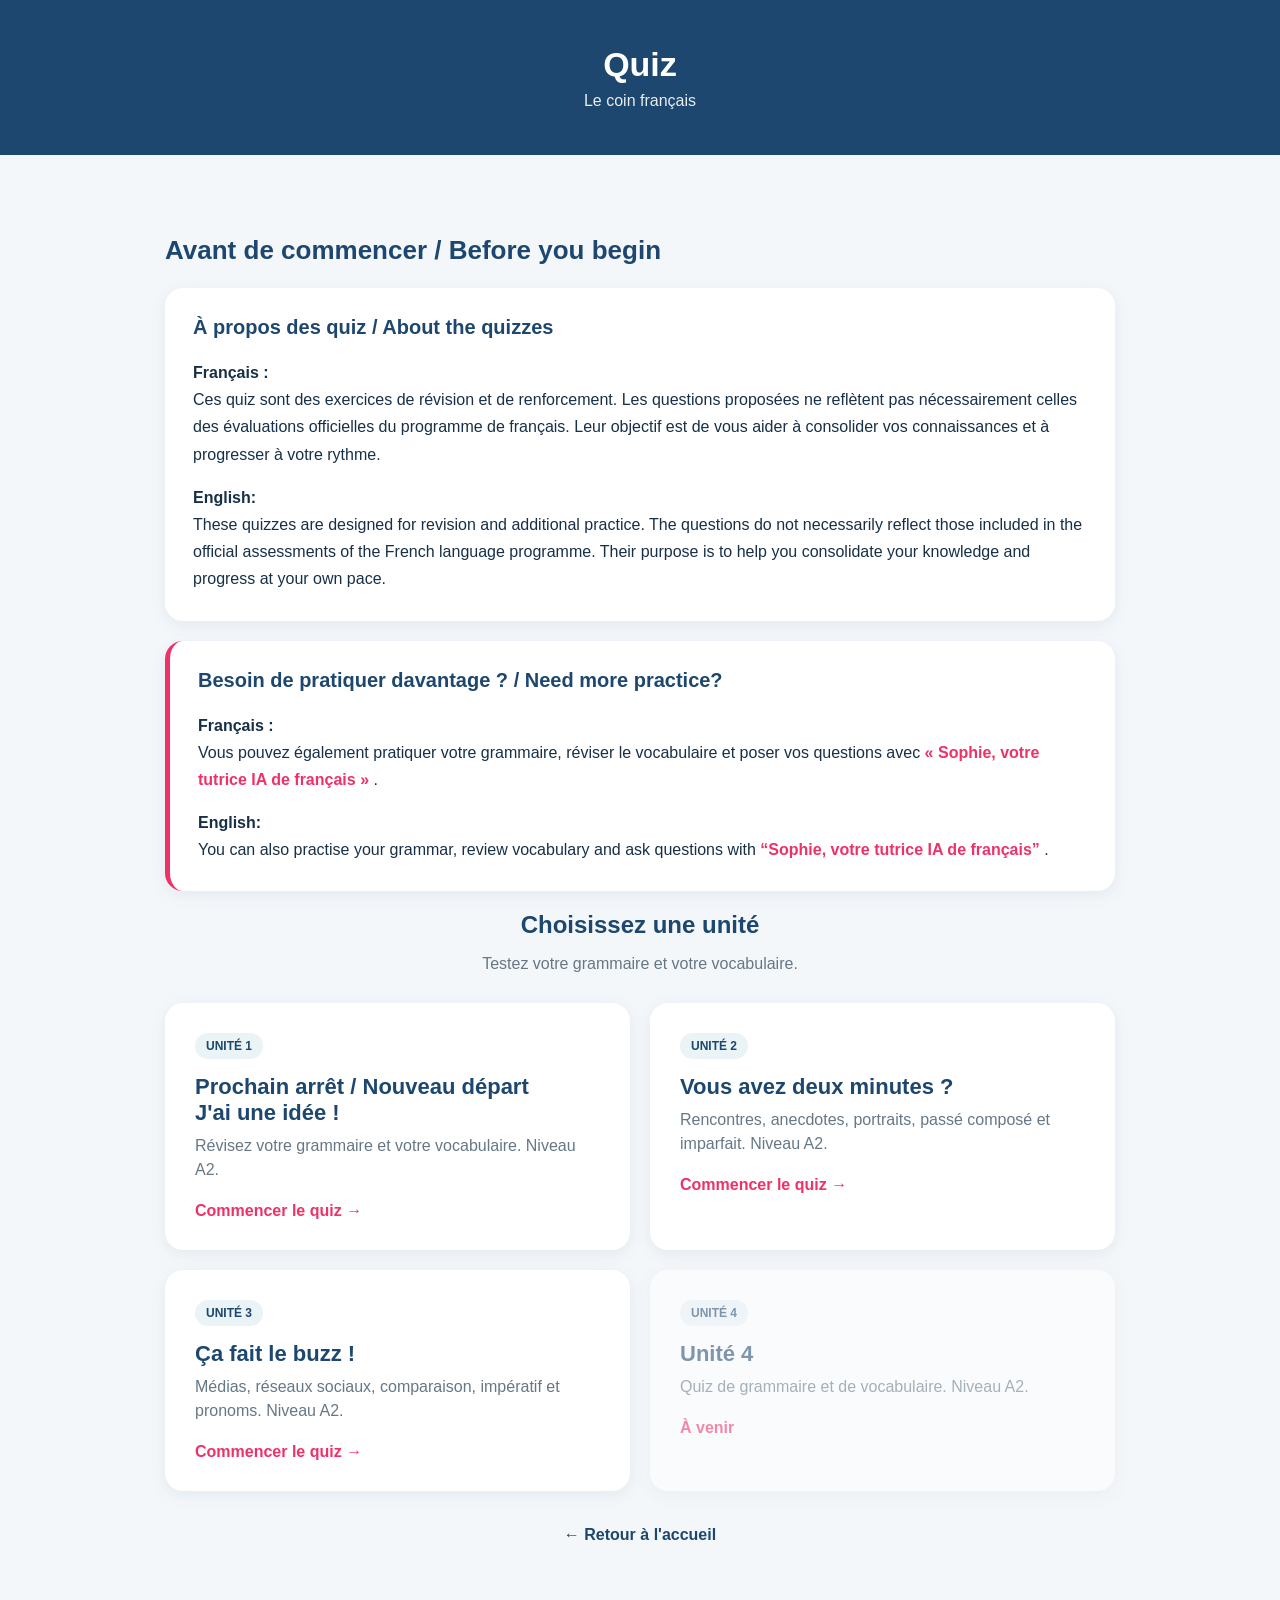
<file: quiz.html>
<!DOCTYPE html>
<html lang="fr">

<head>
  <meta charset="UTF-8">
  <meta name="viewport" content="width=device-width, initial-scale=1.0">

  <title>Quiz — Le coin français</title>

  <style>

    /* =====================================================
       COULEURS DU SITE
       ===================================================== */

    :root {
      --bleu-fonce: #1D476E;
      --bleu-clair: #74BACD;
      --rose: #EE3167;
      --fond: #F4F7FA;
      --blanc: #FFFFFF;
      --texte: #173047;
      --gris: #667785;
    }

    * {
      box-sizing: border-box;
    }

    body {
      margin: 0;
      font-family: Arial, Helvetica, sans-serif;
      background: var(--fond);
      color: var(--texte);
    }

    .conteneur {
      width: min(950px, calc(100% - 32px));
      margin: auto;
    }


    /* =====================================================
       EN-TÊTE
       ===================================================== */

    header {
      background: var(--bleu-fonce);
      color: white;
      padding: 45px 20px;
      text-align: center;
    }

    header h1 {
      margin: 0 0 8px;
      font-size: 34px;
    }

    header p {
      margin: 0;
      opacity: 0.9;
    }


    /* =====================================================
       CONTENU
       ===================================================== */

    main {
      padding: 35px 0 60px;
    }

    .intro {
      text-align: center;
      margin-bottom: 30px;
    }

    .intro h2 {
      color: var(--bleu-fonce);
      margin-bottom: 8px;
    }

    .intro p {
      color: var(--gris);
    }


    /* =====================================================
       GRILLE DES UNITÉS
       ===================================================== */

    .grille-unites {
      display: grid;
      grid-template-columns: repeat(2, 1fr);
      gap: 20px;
    }


    /* =====================================================
       CARTES DES UNITÉS
       ===================================================== */

    .unite {
      display: block;
      background: var(--blanc);
      border-radius: 18px;
      padding: 28px;

      text-decoration: none;
      color: var(--texte);

      border: 2px solid transparent;

      box-shadow:
        0 4px 16px rgba(29, 71, 110, 0.08);

      transition:
        transform 0.2s,
        border-color 0.2s;
    }

    /* Unités disponibles */

    a.unite:hover {
      transform: translateY(-3px);
      border-color: var(--bleu-clair);
    }

    a.unite:focus-visible {
      outline: 3px solid var(--rose);
      outline-offset: 3px;
    }


    /* =====================================================
       NUMÉRO DE L'UNITÉ
       ===================================================== */

    .numero {
      display: inline-block;

      background: #EAF3F6;
      color: var(--bleu-fonce);

      padding: 6px 11px;
      border-radius: 20px;

      font-size: 12px;
      font-weight: bold;

      margin-bottom: 15px;
    }


    /* =====================================================
       TITRES ET DESCRIPTIONS
       ===================================================== */

    .unite h3 {
      margin: 0 0 8px;
      color: var(--bleu-fonce);
      font-size: 22px;
    }

    .unite p {
      color: var(--gris);
      margin: 0 0 20px;
      line-height: 1.5;
    }

    .commencer {
      color: var(--rose);
      font-weight: bold;
    }


    /* =====================================================
       UNITÉS EN PRÉPARATION
       ===================================================== */

    .bientot {
      opacity: 0.55;
      cursor: default;
    }

    .bientot .commencer {
      color: var(--rose);
    }


    /* =====================================================
       INFORMATIONS IMPORTANTES — QUIZ
       ===================================================== */

    .infos-quiz {
      margin-top: 45px;
    }

    .infos-quiz h2 {
      color: var(--bleu-fonce);
      font-size: 26px;
      margin-bottom: 22px;
    }

    .info-quiz {
      background: var(--blanc);
      border-radius: 18px;
      padding: 28px;
      margin-bottom: 20px;
      box-shadow:
        0 4px 16px rgba(29, 71, 110, 0.08);
    }

    .info-quiz h3 {
      color: var(--bleu-fonce);
      font-size: 20px;
      margin-top: 0;
    }

    .info-quiz p {
      line-height: 1.7;
      margin-bottom: 16px;
    }

    .info-quiz p:last-child {
      margin-bottom: 0;
    }


    /* =====================================================
       SOPHIE — TUTRICE IA
       ===================================================== */

    .info-quiz.sophie {
      border-left: 5px solid var(--rose);
    }

    .info-quiz.sophie a {
      color: var(--rose);
      text-decoration: none;
    }

    .info-quiz.sophie a:hover {
      text-decoration: underline;
    }


    /* =====================================================
       RETOUR À L'ACCUEIL
       ===================================================== */

    .retour {
      text-align: center;
      margin-top: 35px;
    }

    .retour a {
      color: var(--bleu-fonce);
      font-weight: bold;
      text-decoration: none;
    }

    .retour a:hover {
      text-decoration: underline;
    }


    /* =====================================================
       MOBILE / IPAD
       ===================================================== */

    @media (max-width: 650px) {

      .grille-unites {
        grid-template-columns: 1fr;
      }

      header h1 {
        font-size: 28px;
      }

      .unite {
        padding: 24px;
      }

    }

  </style>

</head>


<body>


<!-- =====================================================
     EN-TÊTE
     ===================================================== -->

<header>

  <div class="conteneur">

    <h1>Quiz</h1>

    <p>Le coin français</p>

  </div>

</header>


<!-- =====================================================
     CONTENU PRINCIPAL
     ===================================================== -->

<main class="conteneur">


  <!-- =====================================================
       AVANT DE COMMENCER
       ===================================================== -->

  <section class="infos-quiz">

    <h2>
      Avant de commencer / Before you begin
    </h2>


    <!-- =================================================
         OBJECTIF DES QUIZ
         ================================================= -->

    <div class="info-quiz">

      <h3>
        À propos des quiz / About the quizzes
      </h3>

      <p>
  <strong>Français :</strong><br>
  Ces quiz sont des exercices de révision et de
  renforcement. Les questions proposées ne reflètent
  pas nécessairement celles des évaluations officielles
  du programme de français.
  Leur objectif est de vous aider à consolider
  vos connaissances et à progresser à votre rythme.
</p>

      <p>
        <strong>English:</strong><br>
        These quizzes are designed for revision and
        additional practice. The questions do not
        necessarily reflect those included in the
        official assessments of the French language
        programme. Their purpose is to help you
        consolidate your knowledge and progress
        at your own pace.
      </p>

    </div>


    <!-- =================================================
         SOPHIE — TUTRICE IA
         ================================================= -->

    <div class="info-quiz sophie">

      <h3>
        Besoin de pratiquer davantage ?
        / Need more practice?
      </h3>

      <p>
        <strong>Français :</strong><br>
        Vous pouvez également pratiquer votre grammaire,
        réviser le vocabulaire et poser vos questions avec
        <a
          href="https://chatgpt.com/g/g-67f286c0a39c8191970bdf522bf7a80b-sophie-ta-tutrice-ia-de-francais"
          target="_blank"
          rel="noopener noreferrer"
        >
          <strong>« Sophie, votre tutrice IA de français »</strong>
        </a>.
      </p>

      <p>
        <strong>English:</strong><br>
        You can also practise your grammar,
        review vocabulary and ask questions with
        <a
          href="https://chatgpt.com/g/g-67f286c0a39c8191970bdf522bf7a80b-sophie-ta-tutrice-ia-de-francais"
          target="_blank"
          rel="noopener noreferrer"
        >
          <strong>“Sophie, votre tutrice IA de français”</strong>
        </a>.
      </p>

    </div>

  </section>


  <!-- =====================================================
       CHOIX DE L'UNITÉ
       ===================================================== -->

  <div class="intro">

    <h2>Choisissez une unité</h2>

    <p>
      Testez votre grammaire et votre vocabulaire.
    </p>

  </div>


  <!-- =====================================================
       GRILLE DES QUATRE UNITÉS
       ===================================================== -->

  <div class="grille-unites">


    <!-- =================================================
         UNITÉ 1 — DISPONIBLE
         ================================================= -->

    <a
      href="quiz-unite1.html"
      class="unite">

      <span class="numero">
        UNITÉ 1
      </span>

      <h3>
        Prochain arrêt / Nouveau départ
        <br>
        <strong>J'ai une idée !</strong>
      </h3>

      <p>
        Révisez votre grammaire et votre vocabulaire.
        Niveau A2.
      </p>

      <span class="commencer">
        Commencer le quiz →
      </span>

    </a>


    <!-- =================================================
         UNITÉ 2 — DISPONIBLE
         ================================================= -->

    <a
      href="quiz-unite2.html"
      class="unite">

      <span class="numero">
        UNITÉ 2
      </span>

      <h3>
        Vous avez deux minutes ?
      </h3>

      <p>
        Rencontres, anecdotes, portraits,
        passé composé et imparfait.
        Niveau A2.
      </p>

      <span class="commencer">
        Commencer le quiz →
      </span>

    </a>


    <!-- =================================================
         UNITÉ 3 — DISPONIBLE
         ================================================= -->

    <a
      href="quiz-unite3.html"
      class="unite">

      <span class="numero">
        UNITÉ 3
      </span>

      <h3>
        Ça fait le buzz !
      </h3>

      <p>
  Médias, réseaux sociaux, comparaison,
  impératif et pronoms.
  Niveau A2.
</p>
      <span class="commencer">
        Commencer le quiz →
      </span>

    </a>


    <!-- =================================================
         UNITÉ 4 — EN PRÉPARATION
         ================================================= -->

    <div class="unite bientot">

      <span class="numero">
        UNITÉ 4
      </span>

      <h3>
        Unité 4
      </h3>

      <p>
        Quiz de grammaire et de vocabulaire.
        Niveau A2.
      </p>

      <span class="commencer">
        À venir
      </span>

    </div>


  </div>


  <!-- =====================================================
       RETOUR À L'ACCUEIL
       ===================================================== -->

  <div class="retour">

    <a href="index.html">
      ← Retour à l'accueil
    </a>

  </div>


</main>

</body>

</html>
</file>
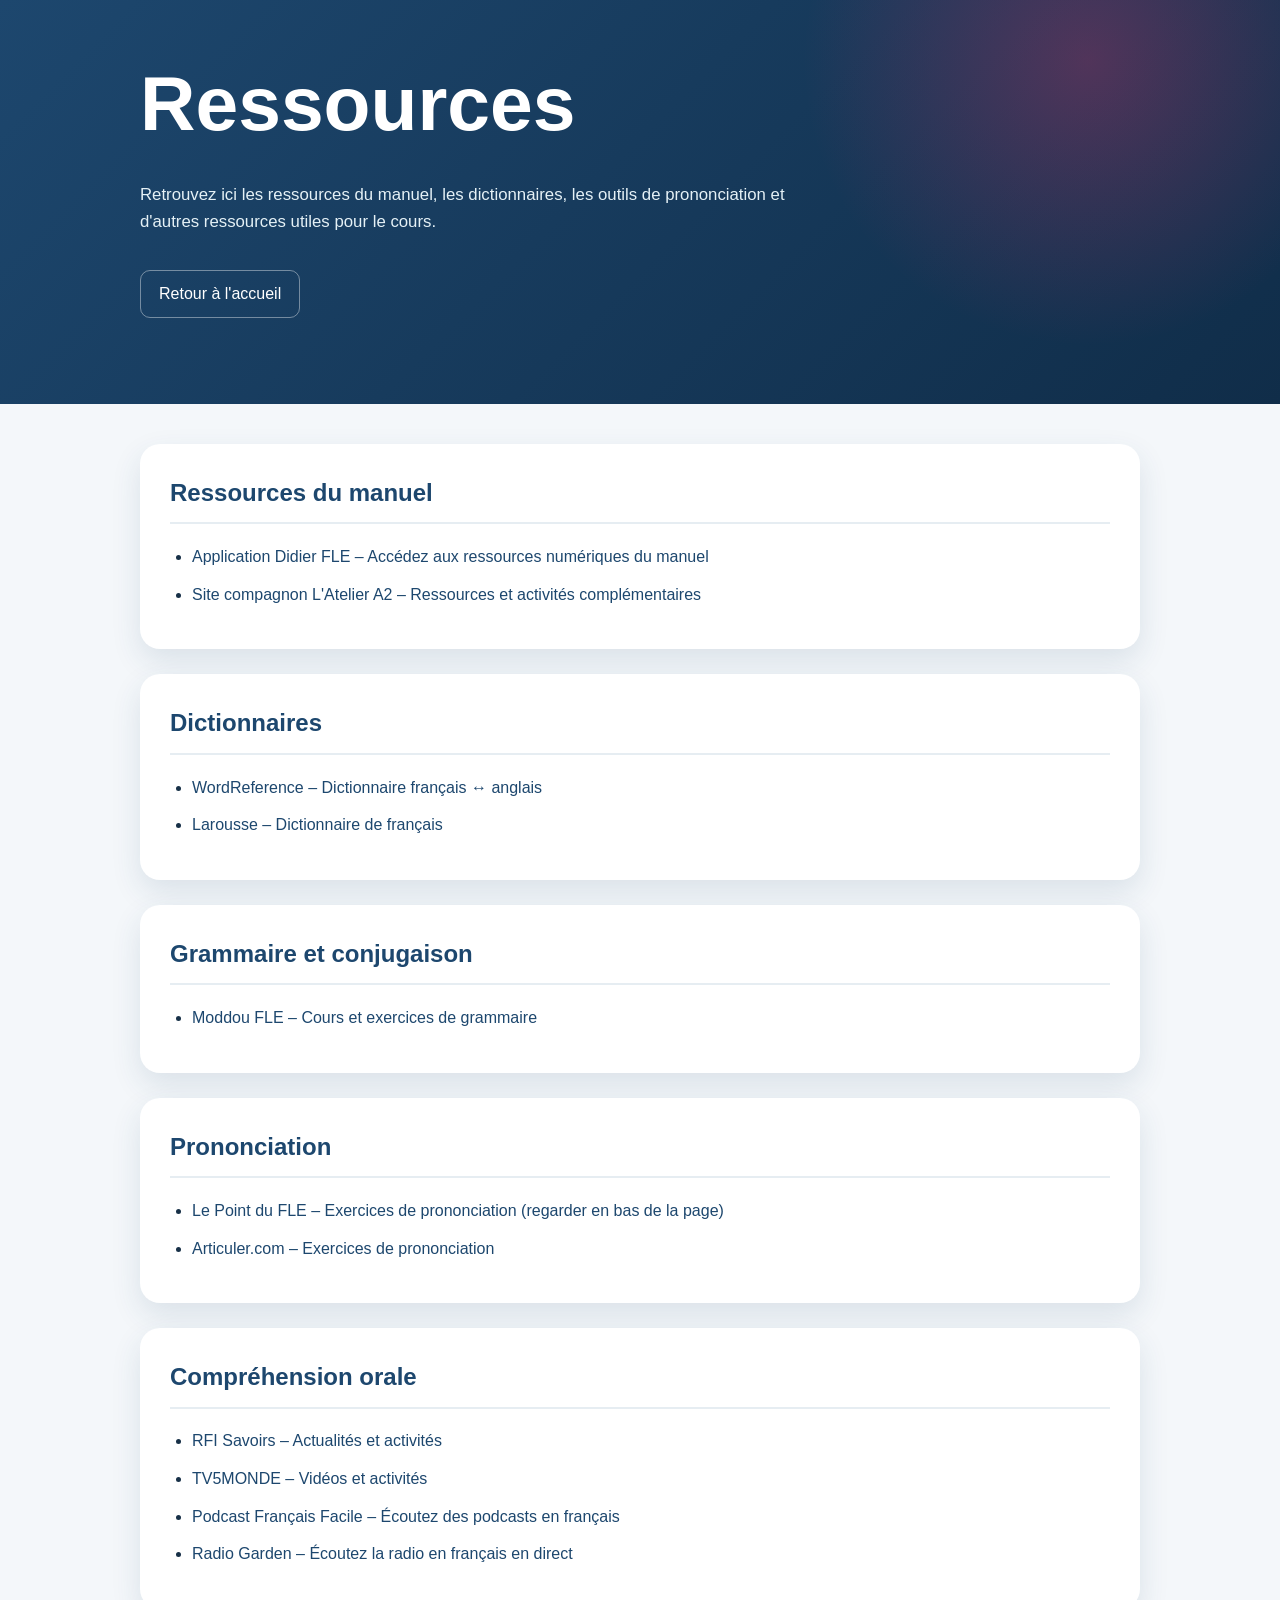
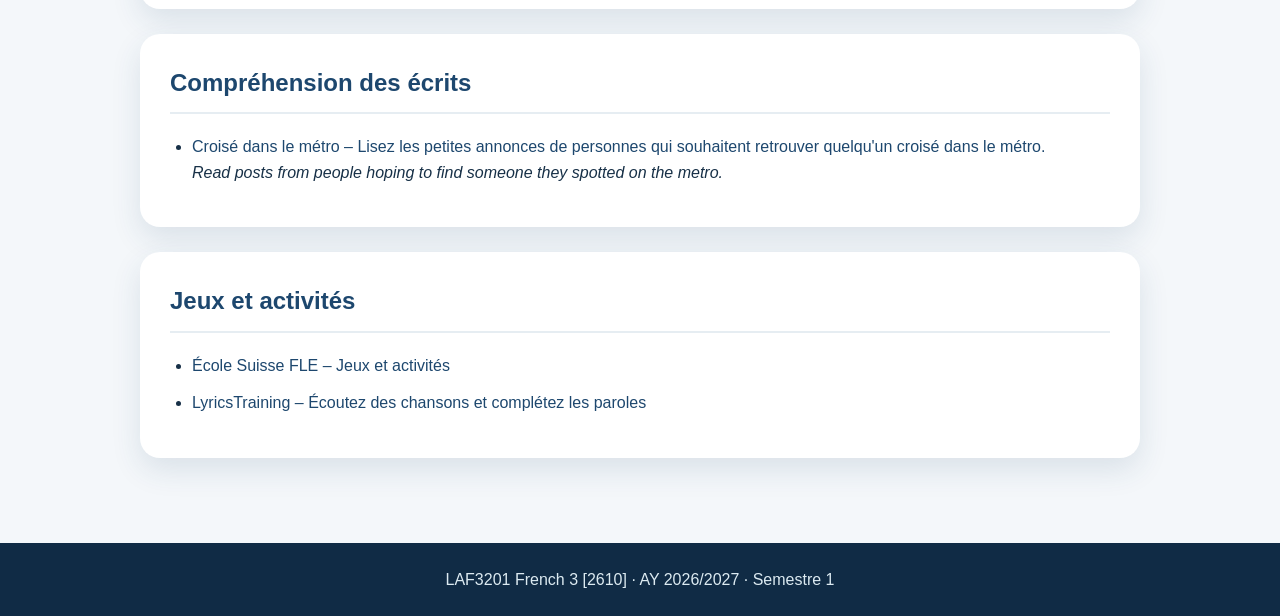
<file: ressources.html>
<!DOCTYPE html>
<html lang="fr">
<head>
  <meta charset="UTF-8">
  <meta name="viewport" content="width=device-width, initial-scale=1.0">

  <title>Ressources</title>

  <style>
    :root {
      --bleu-fonce: #1D476E;
      --bleu-clair: #74BACD;
      --rose: #EE3167;
      --fond: #F4F7FA;
      --blanc: #FFFFFF;
      --texte: #173047;
      --gris: #667785;
    }

    * {
      box-sizing: border-box;
    }

    body {
      margin: 0;
      font-family: Arial, Helvetica, sans-serif;
      background: var(--fond);
      color: var(--texte);
      line-height: 1.6;
    }

    header {
      padding: 42px 24px 60px;
      color: white;
      background:
        radial-gradient(
          circle at 85% 15%,
          rgba(238, 49, 103, .28),
          transparent 25%
        ),
        linear-gradient(
          135deg,
          var(--bleu-fonce),
          #102D49
        );
    }

    .conteneur {
      width: min(1000px, calc(100% - 40px));
      margin: auto;
    }

    h1 {
      margin: 0 0 16px;
      font-size: clamp(2.8rem, 6vw, 5rem);
    }

    .introduction {
      max-width: 700px;
      color: #E5F1F6;
      font-size: 1.05rem;
    }

    main {
      padding: 40px 0 60px;
    }

    .bloc {
      background: var(--blanc);
      border-radius: 20px;
      padding: 30px;
      margin-bottom: 25px;
      box-shadow: 0 12px 30px rgba(29, 71, 110, .12);
    }

    .bloc h2 {
      margin-top: 0;
      color: var(--bleu-fonce);
      border-bottom: 2px solid #E6EDF2;
      padding-bottom: 10px;
    }

    ul {
      margin: 0;
      padding-left: 22px;
    }

    li {
      margin: 12px 0;
    }

    a {
      color: var(--bleu-fonce);
      text-decoration: none;
    }

    a:hover {
      text-decoration: underline;
    }

    .retour {
      display: inline-block;
      margin-top: 18px;
      margin-bottom: 10px;
      padding: 10px 18px;
      color: white;
      text-decoration: none;
      border: 1px solid rgba(255, 255, 255, .4);
      border-radius: 10px;
    }

    .retour:hover {
      background: rgba(255, 255, 255, .15);
      text-decoration: none;
    }

    footer {
      background: #102B45;
      color: #DCEAF1;
      text-align: center;
      padding: 24px;
    }
  </style>
</head>

<body>

  <!-- EN-TÊTE -->

  <header>
    <div class="conteneur">

      <h1>Ressources</h1>

      <p class="introduction">
        Retrouvez ici les ressources du manuel, les dictionnaires,
        les outils de prononciation et d'autres ressources utiles
        pour le cours.
      </p>

      <p>
        <a class="retour" href="index.html">
          Retour à l'accueil
        </a>
      </p>

    </div>
  </header>


  <main class="conteneur">

    <!-- RESSOURCES DU MANUEL -->

    <div class="bloc">
      <h2>Ressources du manuel</h2>

      <ul>

        <li>
          <a href="https://didierfle.app/"
             target="_blank"
             rel="noopener noreferrer">
            Application Didier FLE – Accédez aux ressources numériques du manuel
          </a>
        </li>

        <li>
          <a href="https://didierfle-latelier.fr/"
             target="_blank"
             rel="noopener noreferrer">
            Site compagnon L'Atelier A2 – Ressources et activités complémentaires
          </a>
        </li>

      </ul>
    </div>


    <!-- DICTIONNAIRES -->

    <div class="bloc">
      <h2>Dictionnaires</h2>

      <ul>

        <li>
          <a href="https://www.wordreference.com/enfr/"
             target="_blank"
             rel="noopener noreferrer">
            WordReference – Dictionnaire français ↔ anglais
          </a>
        </li>

        <li>
          <a href="https://www.larousse.fr/dictionnaires/francais-monolingue"
             target="_blank"
             rel="noopener noreferrer">
            Larousse – Dictionnaire de français
          </a>
        </li>

      </ul>
    </div>


    <!-- GRAMMAIRE ET CONJUGAISON -->

    <div class="bloc">
      <h2>Grammaire et conjugaison</h2>

      <ul>

        <li>
          <a href="https://www.estudiodefrances.com/"
             target="_blank"
             rel="noopener noreferrer">
            Moddou FLE – Cours et exercices de grammaire
          </a>
        </li>

      </ul>
    </div>


    <!-- PRONONCIATION -->

    <div class="bloc">
      <h2>Prononciation</h2>

      <ul>

        <li>
          <a href="https://www.lepointdufle.net/apprendre_a_lire/index.htm"
             target="_blank"
             rel="noopener noreferrer">
            Le Point du FLE – Exercices de prononciation
            (regarder en bas de la page)
          </a>
        </li>

        <li>
          <a href="https://www.articuler.com/exercices/prononciation-2.html"
             target="_blank"
             rel="noopener noreferrer">
            Articuler.com – Exercices de prononciation
          </a>
        </li>

      </ul>
    </div>


    <!-- COMPRÉHENSION ORALE -->

    <div class="bloc">
      <h2>Compréhension orale</h2>

      <ul>

        <li>
          <a href="https://francaisfacile.rfi.fr/"
             target="_blank"
             rel="noopener noreferrer">
            RFI Savoirs – Actualités et activités
          </a>
        </li>

        <li>
          <a href="https://apprendre.tv5monde.com/fr/collection-all"
             target="_blank"
             rel="noopener noreferrer">
            TV5MONDE – Vidéos et activités
          </a>
        </li>

        <li>
          <a href="https://youtube.com/@podcast_francais_facile?si=YJGNJg2erK7IEtdS"
             target="_blank"
             rel="noopener noreferrer">
            Podcast Français Facile – Écoutez des podcasts en français
          </a>
        </li>

        <li>
          <a href="https://radio.garden/visit/paris/B7DS4V1m"
             target="_blank"
             rel="noopener noreferrer">
            Radio Garden – Écoutez la radio en français en direct
          </a>
        </li>

      </ul>
    </div>

       <!-- COMPRÉHENSION DES ÉCRITS -->

    <div class="bloc">
      <h2>Compréhension des écrits</h2>

      <ul>

        <li>
          <a href="https://www.croisedanslemetro.com/"
             target="_blank"
             rel="noopener noreferrer">
            Croisé dans le métro – Lisez les petites annonces de personnes qui souhaitent retrouver quelqu'un croisé dans le métro.
          </a>

          <br>

          <em>
            Read posts from people hoping to find someone they spotted on the metro.
          </em>
        </li>

      </ul>
    </div>

    <!-- JEUX ET ACTIVITÉS -->

    <div class="bloc">
      <h2>Jeux et activités</h2>

      <ul>

        <li>
          <a href="https://www.ecolesuisse-fle.fr/jeux-et-activites-pour-etudier-le-francais"
             target="_blank"
             rel="noopener noreferrer">
            École Suisse FLE – Jeux et activités
          </a>
        </li>

        <li>
          <a href="https://fr.lyricstraining.com/fr"
             target="_blank"
             rel="noopener noreferrer">
            LyricsTraining – Écoutez des chansons et complétez les paroles
          </a>
        </li>

      </ul>
    </div>

  </main>


  <!-- PIED DE PAGE -->

  <footer>
    LAF3201 French 3 [2610] · AY 2026/2027 · Semestre 1
  </footer>

</body>
</html>
</file>
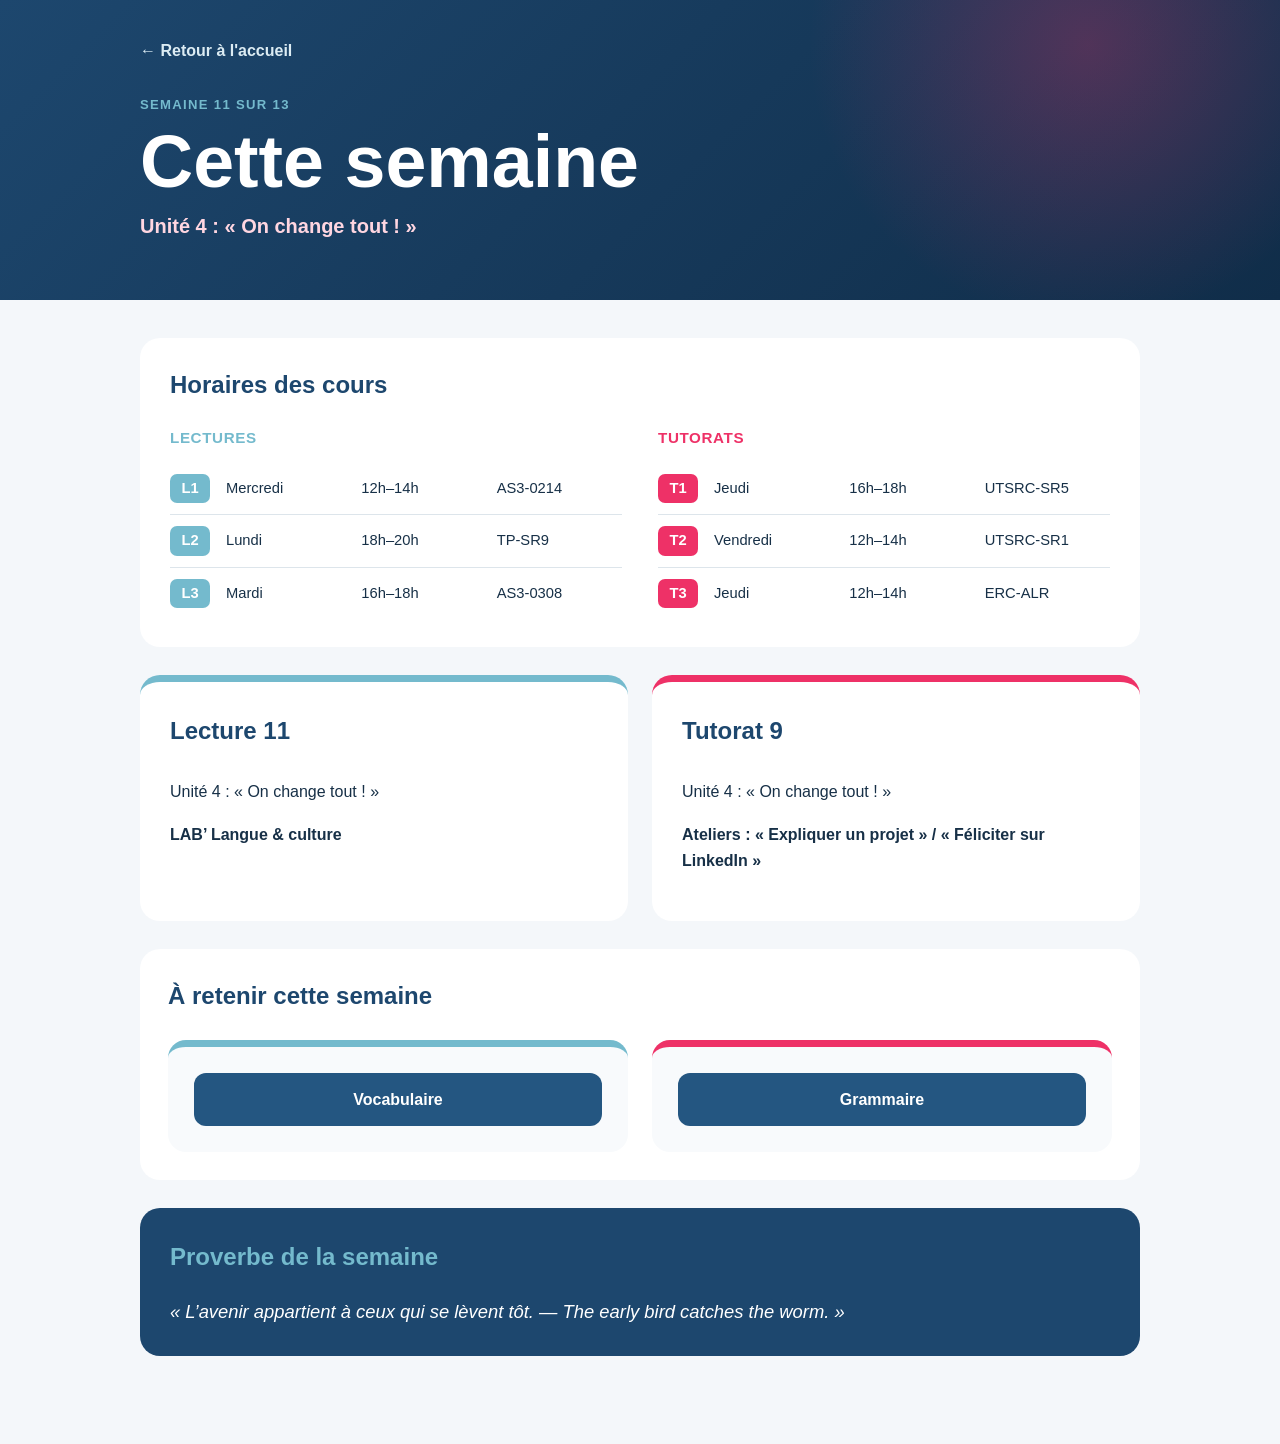
<file: semaine.html>
<!DOCTYPE html>
<html lang="fr">
<head>
  <meta charset="UTF-8">
  <meta name="viewport" content="width=device-width, initial-scale=1.0">

  <title>Cette semaine — LAF3201 French 3</title>

  <style>

    :root {
      --bleu-fonce: #1D476E;
      --bleu-clair: #74BACD;
      --rose: #EE3167;
      --fond: #F4F7FA;
      --blanc: #FFFFFF;
      --texte: #173047;
      --gris: #667785;
    }

    * {
      box-sizing: border-box;
    }

    body {
      margin: 0;
      font-family: Arial, Helvetica, sans-serif;
      color: var(--texte);
      background: var(--fond);
      line-height: 1.6;
    }

    .conteneur {
      width: min(1000px, calc(100% - 40px));
      margin: auto;
    }


    /* =========================
       BANDEAU
       ========================= */

    header {
      padding: 38px 24px 58px;
      color: var(--blanc);

      background:
        radial-gradient(
          circle at 85% 15%,
          rgba(238, 49, 103, 0.28),
          transparent 25%
        ),
        linear-gradient(
          135deg,
          var(--bleu-fonce),
          #102D49
        );
    }

    .retour {
      display: inline-block;
      margin-bottom: 30px;
      color: #DCECF3;
      font-weight: bold;
      text-decoration: none;
    }

    .retour:hover {
      text-decoration: underline;
    }

    .etiquette {
      font-size: 0.82rem;
      font-weight: bold;
      letter-spacing: 0.1em;
      text-transform: uppercase;
      color: var(--bleu-clair);
    }

    h1 {
      margin: 8px 0 10px;
      font-size: clamp(2.5rem, 6vw, 4.6rem);
      line-height: 1.05;
    }

    .unite {
      margin: 0;
      color: #FFD6E1;
      font-size: 1.25rem;
      font-weight: bold;
    }


    /* =========================
       CONTENU PRINCIPAL
       ========================= */

    main {
      padding: 38px 0 60px;
    }


    /* =========================
       HORAIRES
       ========================= */

    .horaires {
      background: var(--blanc);
      padding: 28px 30px;
      border-radius: 20px;
      margin-bottom: 28px;
    }

    .horaires h2 {
      margin: 0 0 22px;
      color: var(--bleu-fonce);
      font-size: 1.5rem;
    }

    .grille-horaires {
      display: grid;
      grid-template-columns: 1fr 1fr;
      gap: 36px;
    }

    .colonne-horaires h3 {
      margin: 0 0 12px;
      font-size: 0.95rem;
      text-transform: uppercase;
      letter-spacing: 0.04em;
    }

    .lectures-titre {
      color: var(--bleu-clair);
    }

    .tutorats-titre {
      color: var(--rose);
    }

    .ligne-horaire {
      display: grid;
      grid-template-columns: 46px 1fr 1fr 1fr;
      gap: 10px;
      align-items: center;
      padding: 11px 0;
      border-bottom: 1px solid #DDE5EB;
      font-size: 0.92rem;
    }

    .ligne-horaire:last-child {
      border-bottom: none;
    }

    .badge {
      display: inline-block;
      width: 40px;
      padding: 3px 0;
      border-radius: 7px;
      color: white;
      font-weight: bold;
      text-align: center;
    }

    .badge-lecture {
      background: var(--bleu-clair);
    }

    .badge-tutorat {
      background: var(--rose);
    }


    /* =========================
       LECTURE + TUTORAT
       ========================= */

    .grille-cours {
      display: grid;
      grid-template-columns: 1fr 1fr;
      gap: 24px;
      margin-bottom: 28px;
    }

    .carte {
      background: var(--blanc);
      padding: 30px;
      border-radius: 20px;
    }

    .carte-lecture {
      border-top: 7px solid var(--bleu-clair);
    }

    .carte-tutorat {
      border-top: 7px solid var(--rose);
    }

    .carte h2 {
      margin: 0 0 28px;
      color: var(--bleu-fonce);
      font-size: 1.5rem;
    }

    .carte p {
      margin: 0 0 18px;
    }

    .carte p:last-child {
      margin-bottom: 0;
    }


    /* =========================
       À RETENIR CETTE SEMAINE
       ========================= */

    .retenir {
      background: var(--blanc);
      padding: 28px;
      border-radius: 20px;
      margin-bottom: 28px;
    }

    .retenir > h2 {
      margin: 0 0 24px;
      color: var(--bleu-fonce);
      font-size: 1.5rem;
    }

    .grille-retenir {
      display: grid;
      grid-template-columns: 1fr 1fr;
      gap: 24px;
    }

    .bloc-retenir {
      background: #F8FAFC;
      border-radius: 18px;
      padding: 26px;
    }

    .bloc-vocabulaire {
      border-top: 7px solid var(--bleu-clair);
    }

    .bloc-grammaire {
      border-top: 7px solid var(--rose);
    }


    /* =========================
       BOUTONS
       ========================= */

    .bouton {
      display: block;
      width: 100%;
      padding: 14px 18px;
      border-radius: 12px;
      background: #245681;
      color: white;
      font-weight: bold;
      text-decoration: none;
      text-align: center;
      transition: 0.2s;
    }

    .bouton:hover {
      background: var(--bleu-fonce);
      transform: translateY(-1px);
    }


    /* =========================
       PROVERBE
       ========================= */

    .proverbe {
      background: var(--bleu-fonce);
      padding: 30px;
      border-radius: 20px;
      margin-bottom: 28px;
    }

    .proverbe h2 {
      margin: 0 0 20px;
      color: var(--bleu-clair);
      font-size: 1.5rem;
    }

    .citation {
      margin: 0;
      color: white;
      font-size: 1.15rem;
      font-style: italic;
    }


    /* =========================
       VERSION MOBILE
       ========================= */

    @media (max-width: 750px) {

      .conteneur {
        width: min(100% - 30px, 1000px);
      }

      header {
        padding: 30px 20px 45px;
      }

      .grille-horaires,
      .grille-cours,
      .grille-retenir {
        grid-template-columns: 1fr;
      }

      .grille-horaires {
        gap: 25px;
      }

      .ligne-horaire {
        grid-template-columns: 42px 1fr;
        gap: 6px 12px;
      }

      .ligne-horaire span:nth-child(3),
      .ligne-horaire span:nth-child(4) {
        grid-column: 2;
      }

      .horaires,
      .carte,
      .retenir,
      .proverbe {
        padding: 24px;
      }

    }

  </style>
</head>


<body>


  <!-- =====================================================
     SEMAINE EN COURS
     ===================================================== -->
  <header>

    <div class="conteneur">

      <a class="retour" href="index.html">
        ← Retour à l'accueil
      </a>


      <div class="etiquette" id="semaine-etiquette"></div>

<h1>
  Cette semaine
</h1>

<p class="unite" id="semaine-unite"></p>

    </div>

  </header>



  <main>

    <div class="conteneur">


      <!-- =====================================================
           HORAIRES DES COURS
           ===================================================== -->

      <section class="horaires">

        <h2>Horaires des cours</h2>

        <div class="grille-horaires">


          <!-- LECTURES -->

          <div class="colonne-horaires">

            <h3 class="lectures-titre">
              Lectures
            </h3>


            <div class="ligne-horaire">

              <span class="badge badge-lecture">L1</span>

              <span>Mercredi</span>

              <span>12h–14h</span>

              <span>AS3-0214</span>

            </div>


            <div class="ligne-horaire">

              <span class="badge badge-lecture">L2</span>

              <span>Lundi</span>

              <span>18h–20h</span>

              <span>TP-SR9</span>

            </div>


            <div class="ligne-horaire">

              <span class="badge badge-lecture">L3</span>

              <span>Mardi</span>

              <span>16h–18h</span>

              <span>AS3-0308</span>

            </div>

          </div>



          <!-- TUTORATS -->

          <div class="colonne-horaires">

            <h3 class="tutorats-titre">
              Tutorats
            </h3>


            <div class="ligne-horaire">

              <span class="badge badge-tutorat">T1</span>

              <span>Jeudi</span>

              <span>16h–18h</span>

              <span>UTSRC-SR5</span>

            </div>


            <div class="ligne-horaire">

              <span class="badge badge-tutorat">T2</span>

              <span>Vendredi</span>

              <span>12h–14h</span>

              <span>UTSRC-SR1</span>

            </div>


            <div class="ligne-horaire">

              <span class="badge badge-tutorat">T3</span>

              <span>Jeudi</span>

              <span>12h–14h</span>

              <span>ERC-ALR</span>

            </div>

          </div>

        </div>

      </section>



      <!-- =====================================================
     LECTURE + TUTORAT — SEMAINE EN COURS
     ===================================================== -->

<section class="grille-cours">

  <div class="carte carte-lecture">

    <h2 id="lecture-titre"></h2>

    <p id="lecture-unite"></p>

    <p>
      <strong id="lecture-contenu"></strong>
    </p>

    <p id="lecture-complement"></p>

    <p>
      <em id="lecture-pages"></em>
    </p>

  </div>


  <div class="carte carte-tutorat">

    <h2 id="tutorat-titre"></h2>

    <p id="tutorat-unite"></p>

    <p>
      <strong id="tutorat-contenu"></strong>
    </p>

    <p>
      <em id="tutorat-pages"></em>
    </p>

  </div>

</section>


      <!-- =====================================================
           VOCABULAIRE + GRAMMAIRE
           ===================================================== -->

      <section class="retenir">

        <h2>
          À retenir cette semaine
        </h2>

        <div class="grille-retenir">


          <!-- VOCABULAIRE -->

          <div class="bloc-retenir bloc-vocabulaire">

            <a
              class="bouton"
              href="vocabulaire.html"
            >
              Vocabulaire
            </a>

          </div>


          <!-- GRAMMAIRE -->

          <div class="bloc-retenir bloc-grammaire">

            <a
              class="bouton"
              href="grammaire.html"
            >
              Grammaire
            </a>

          </div>

        </div>

      </section>



      <!-- =====================================================
           PROVERBE DE LA SEMAINE
           ===================================================== -->

      <section class="proverbe">

        <h2>
          Proverbe de la semaine
        </h2>

        <p class="citation" id="proverbe-semaine"></p>

      </section>


    </div>

  </main>

<script src="cours-data.js"></script>

<script>
  document.getElementById("semaine-etiquette").textContent =
  "Semaine " + coursData.semaine + " sur 13";

document.getElementById("semaine-unite").textContent =
  coursData.lecture.unite;

document.getElementById("lecture-titre").textContent =
  "Lecture " + coursData.lecture.numero;

document.getElementById("lecture-unite").textContent =
  coursData.lecture.unite;

document.getElementById("lecture-contenu").textContent =
  coursData.lecture.contenu;

document.getElementById("lecture-complement").innerHTML =
  coursData.lecture.complement;

document.getElementById("lecture-pages").innerHTML =
  coursData.lecture.pages;

document.getElementById("tutorat-titre").textContent =
  "Tutorat " + coursData.tutorat.numero;

document.getElementById("tutorat-unite").textContent =
  coursData.tutorat.unite;

document.getElementById("tutorat-contenu").textContent =
  coursData.tutorat.contenu;

document.getElementById("tutorat-pages").textContent =
  coursData.tutorat.pages || "";
  document.getElementById("proverbe-semaine").textContent =
  "« " + coursData.proverbe + " »";
</script>
</body>
</html>
</file>
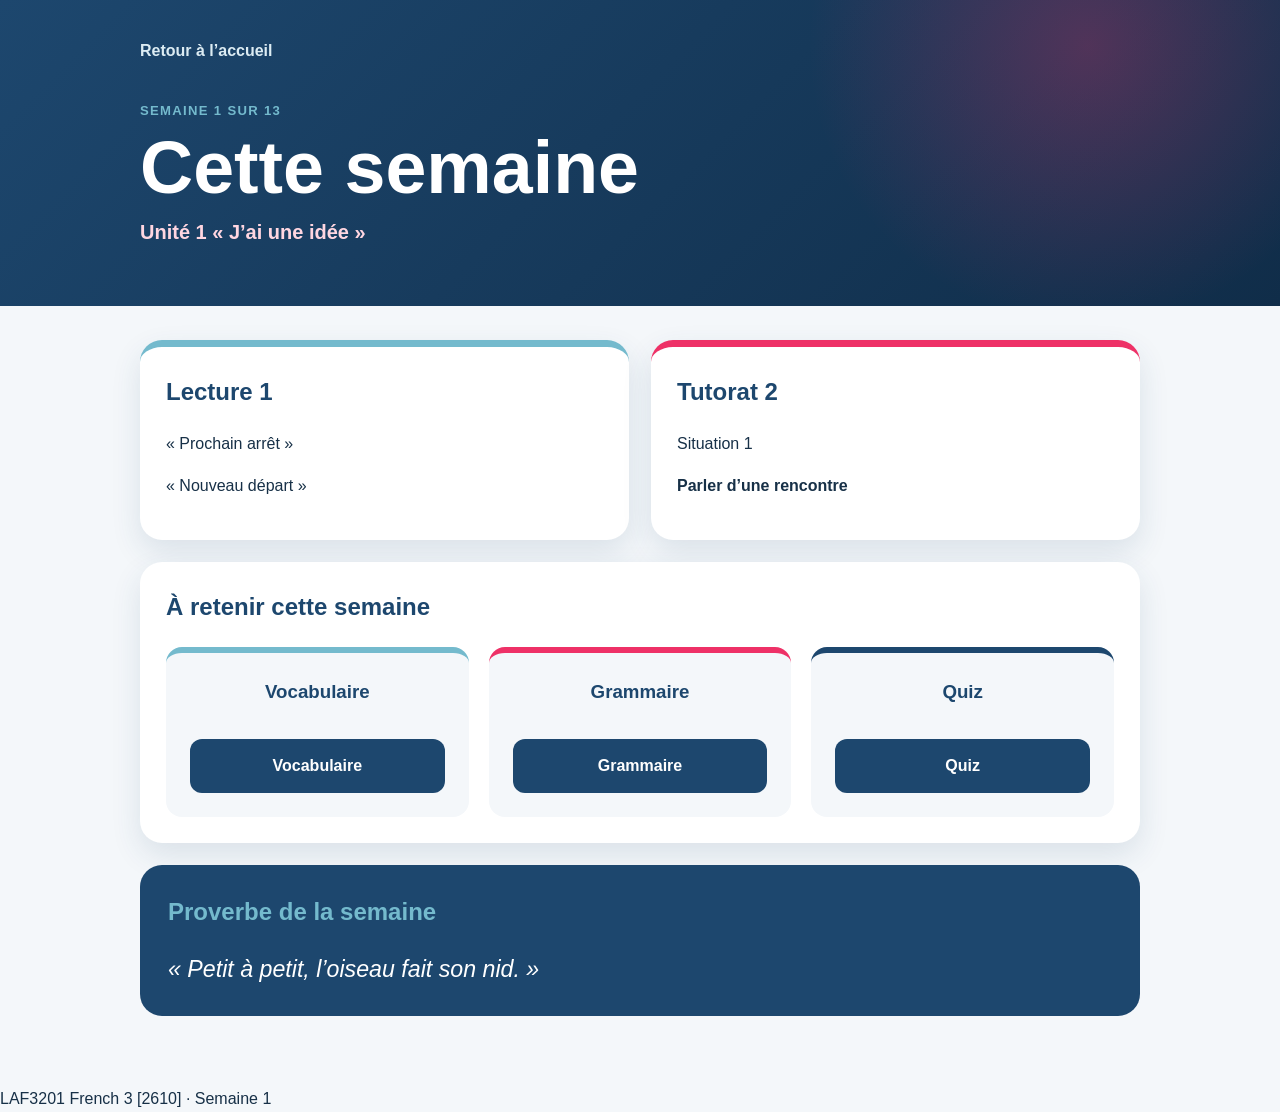
<file: semaine1.html>
<!DOCTYPE html>
<html lang="fr">
<head>
  <meta charset="UTF-8">
  <meta name="viewport" content="width=device-width, initial-scale=1.0">

  <title>Semaine 1 — LAF3201 French 3</title>

  <style>
    :root {
      --bleu-fonce: #1D476E;
      --bleu-clair: #74BACD;
      --rose: #EE3167;
      --fond: #F4F7FA;
      --blanc: #FFFFFF;
      --texte: #173047;
      --gris: #667785;
    }

    * {
      box-sizing: border-box;
    }

    body {
      margin: 0;
      font-family: Arial, Helvetica, sans-serif;
      color: var(--texte);
      background: var(--fond);
      line-height: 1.6;
    }

    header {
      padding: 38px 24px 58px;
      color: var(--blanc);
      background:
        radial-gradient(circle at 85% 15%, rgba(238, 49, 103, 0.28), transparent 25%),
        linear-gradient(135deg, var(--bleu-fonce), #102D49);
    }

    .conteneur {
      width: min(1000px, calc(100% - 40px));
      margin: auto;
    }

    .retour {
      display: inline-block;
      margin-bottom: 36px;
      color: #DCECF3;
      font-weight: bold;
      text-decoration: none;
    }

    .retour:hover {
      text-decoration: underline;
    }

    .etiquette {
      font-size: 0.82rem;
      font-weight: bold;
      letter-spacing: 0.1em;
      text-transform: uppercase;
      color: var(--bleu-clair);
    }

    h1 {
      margin: 8px 0 10px;
      font-size: clamp(2.5rem, 6vw, 4.6rem);
      line-height: 1.05;
    }

    .unite {
      margin: 0;
      color: #FFD6E1;
      font-size: 1.25rem;
      font-weight: bold;
    }

    main {
      padding: 34px 0 70px;
    }

    .grille {
      display: grid;
      grid-template-columns: 1fr 1fr;
      gap: 22px;
    }

    .bloc {
      padding: 26px;
      border-radius: 22px;
      background: var(--blanc);
      box-shadow: 0 12px 30px rgba(29, 71, 110, 0.12);
    }

    .bloc h2 {
      margin-top: 0;
      color: var(--bleu-fonce);
    }

    .lecture {
      border-top: 7px solid var(--bleu-clair);
    }

    .tutorat {
      border-top: 7px solid var(--rose);
    }

    .large {
      grid-column: 1 / -1;
    }

    .proverbe {
      padding: 28px;
      color: var(--blanc);
      border-radius: 22px;
      background: var(--bleu-fonce);
    }

    .proverbe h2 {
      margin-top: 0;
      color: var(--bleu-clair);
    }

    .proverbe blockquote {
      margin: 12px 0 0;
      font-size: 1.45rem;
      font-style: italic;
    }
  .bouton{
  display:block;
  padding:14px 18px;
  background:var(--bleu-fonce);
  color:var(--blanc);
  text-align:center;
  text-decoration:none;
  font-weight:bold;
  border-radius:12px;
}

.bouton:hover{
  background:#163956;
}
.a-retenir-grid{
  display:grid;
  grid-template-columns:repeat(3, 1fr);
  gap:20px;
  margin-top:20px;
}
.retenir-bloc{
  background:#F4F7FA;
  border-radius:16px;
  padding:24px;
  display:flex;
  flex-direction:column;
  justify-content:space-between;
  align-items:center;
  min-height:170px;
}

.retenir-bloc h3{
  margin:0;
  color:var(--bleu-fonce);
  text-align:center;
}
    
.vocabulaire{
  border-top:6px solid var(--bleu-clair);
}

.grammaire{
  border-top:6px solid var(--rose);
}

.quiz{
  border-top:6px solid var(--bleu-fonce);
}
.retenir-bloc .bouton{
  margin-top:auto;
  width:100%;
}
   @media (max-width: 700px) {
  .grille,
  .a-retenir-grid {
    grid-template-columns: 1fr;
  }

  .large {
    grid-column: auto;
  }
}
  </style>
</head>

<body>

  <header>
    <div class="conteneur">

      <a class="retour" href="index.html">
        Retour à l’accueil
      </a>

      <div class="etiquette">Semaine 1 sur 13</div>

      <h1>Cette semaine</h1>

      <p class="unite">
        Unité 1 « J’ai une idée »
      </p>

    </div>
  </header>

  <main class="conteneur">

    <section class="grille">

      <article class="bloc lecture">
        <h2>Lecture 1</h2>

        <p>
          « Prochain arrêt »
        </p>

        <p>
          « Nouveau départ »
        </p>
      </article>

      <article class="bloc tutorat">
        <h2>Tutorat 2</h2>

        <p>
          Situation 1
        </p>

        <p>
          <strong>Parler d’une rencontre</strong>
        </p>
      </article>

         <article class="bloc large">
  <h2>À retenir cette semaine</h2>

  <div class="a-retenir-grid">

    <div class="retenir-bloc vocabulaire">
      <h3>Vocabulaire</h3>
      <a class="bouton" href="#">Vocabulaire</a>
    </div>

    <div class="retenir-bloc grammaire">
      <h3>Grammaire</h3>
      <a class="bouton" href="#">Grammaire</a>
    </div>

    <div class="retenir-bloc quiz">
      <h3>Quiz</h3>
      <a class="bouton" href="#">Quiz</a>
    </div>

  </div>
</article>

      <article class="proverbe large">
        <h2>Proverbe de la semaine</h2>

        <blockquote>
          « Petit à petit, l’oiseau fait son nid. »
        </blockquote>
      </article>

    </section>

  </main>

  <footer>
    LAF3201 French 3 [2610] · Semaine 1
  </footer>

</body>
</html>
</file>
